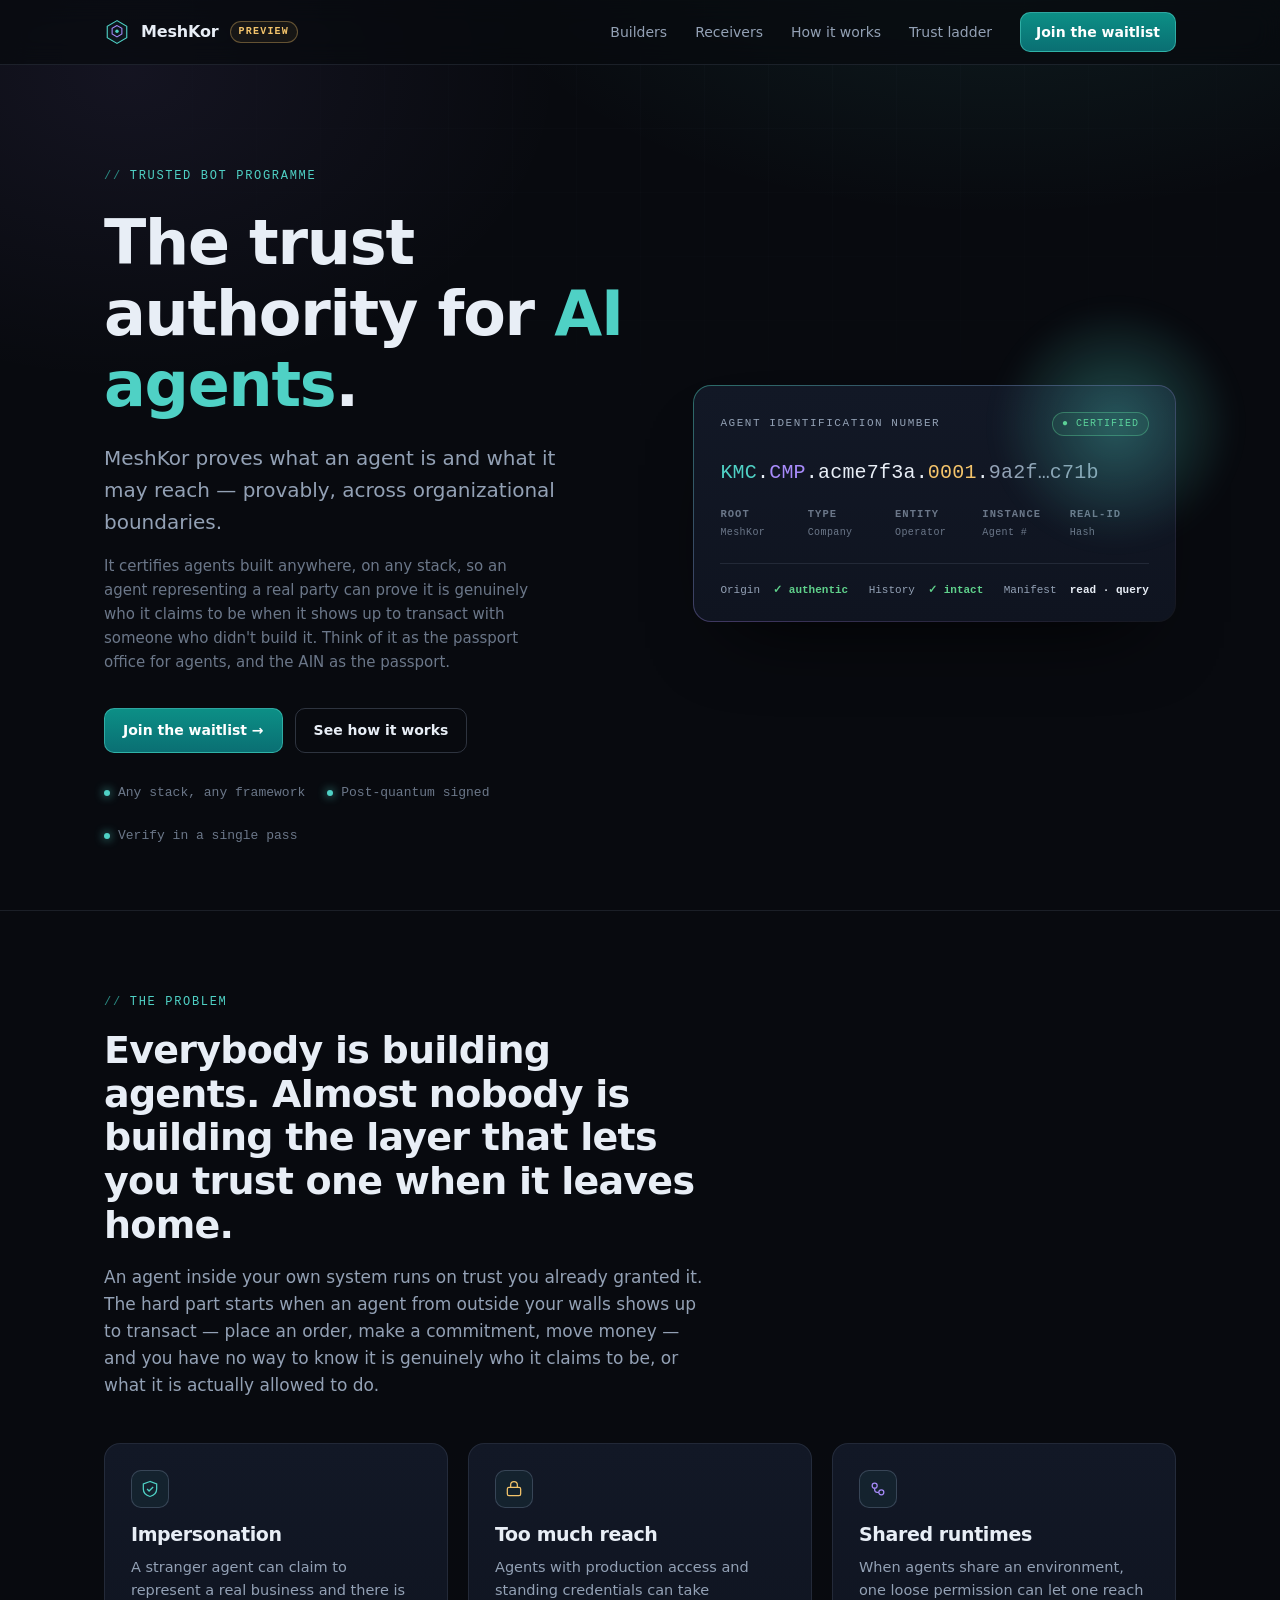
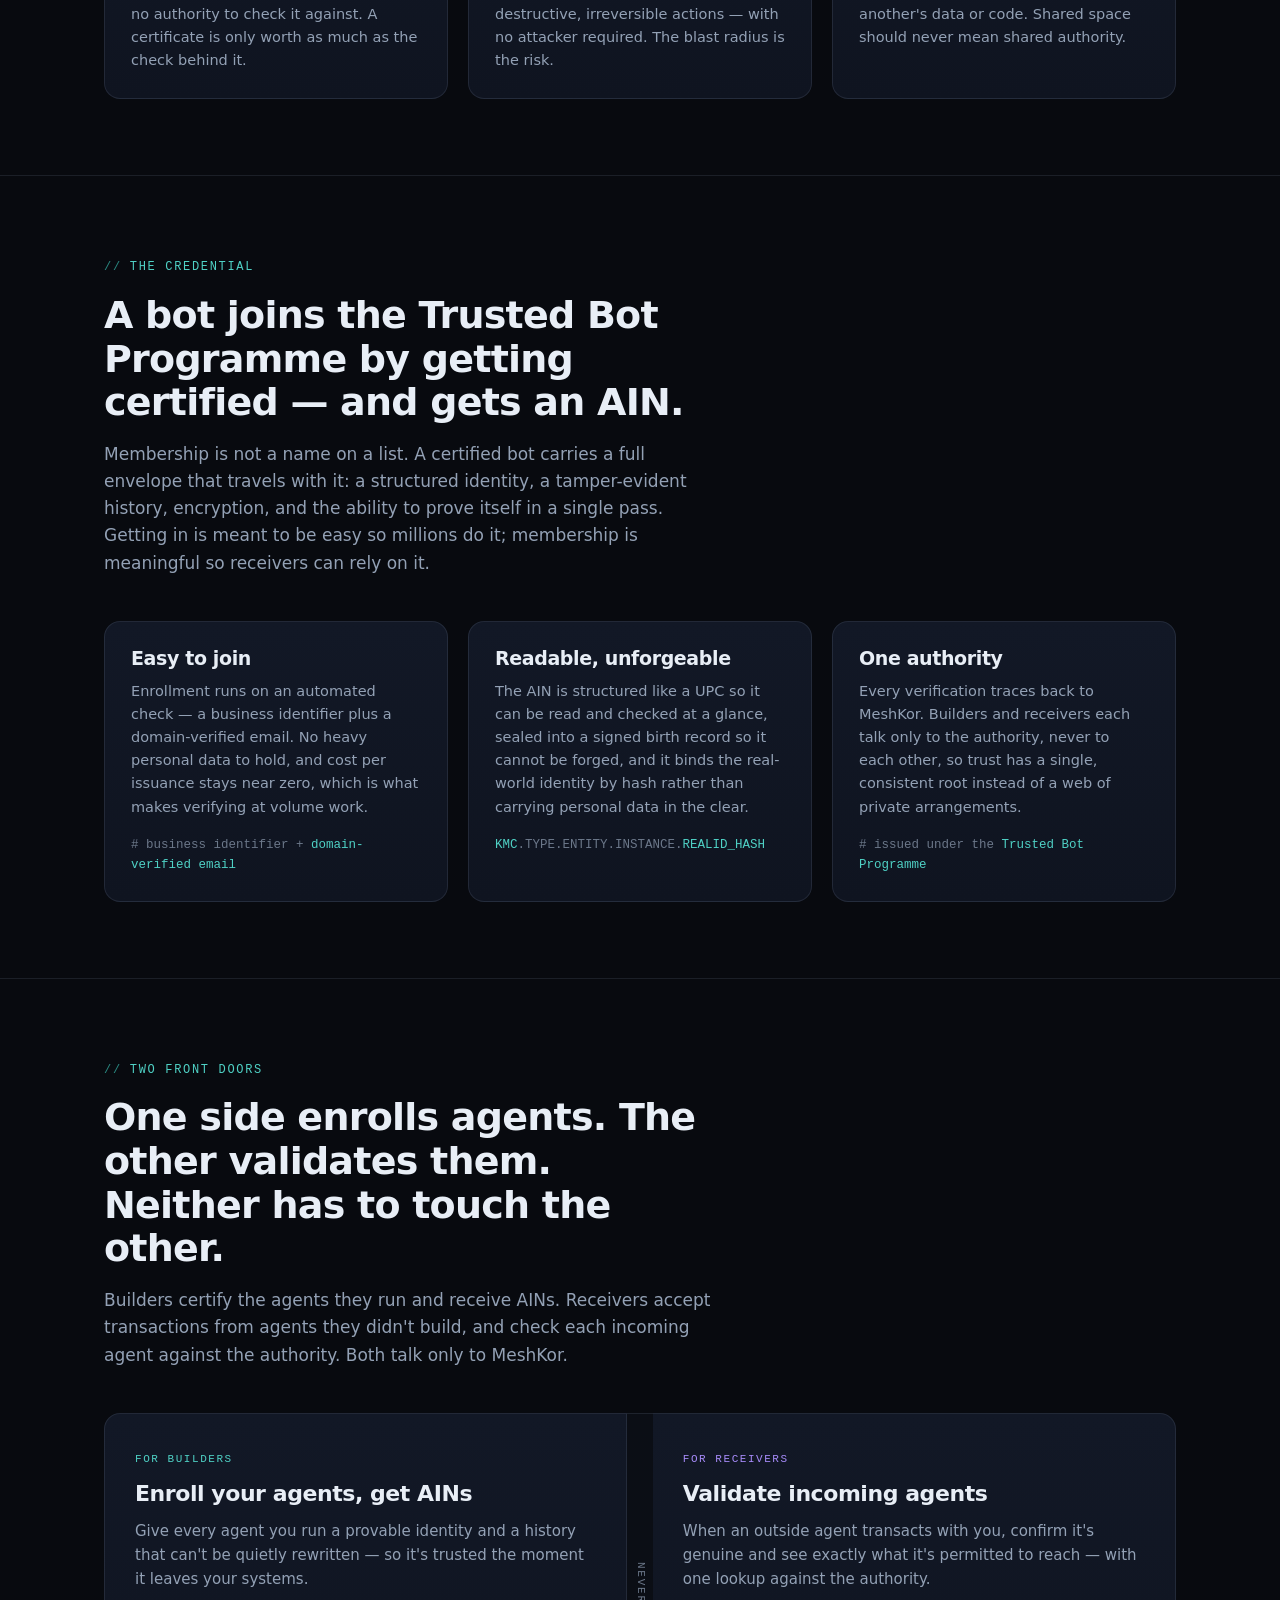
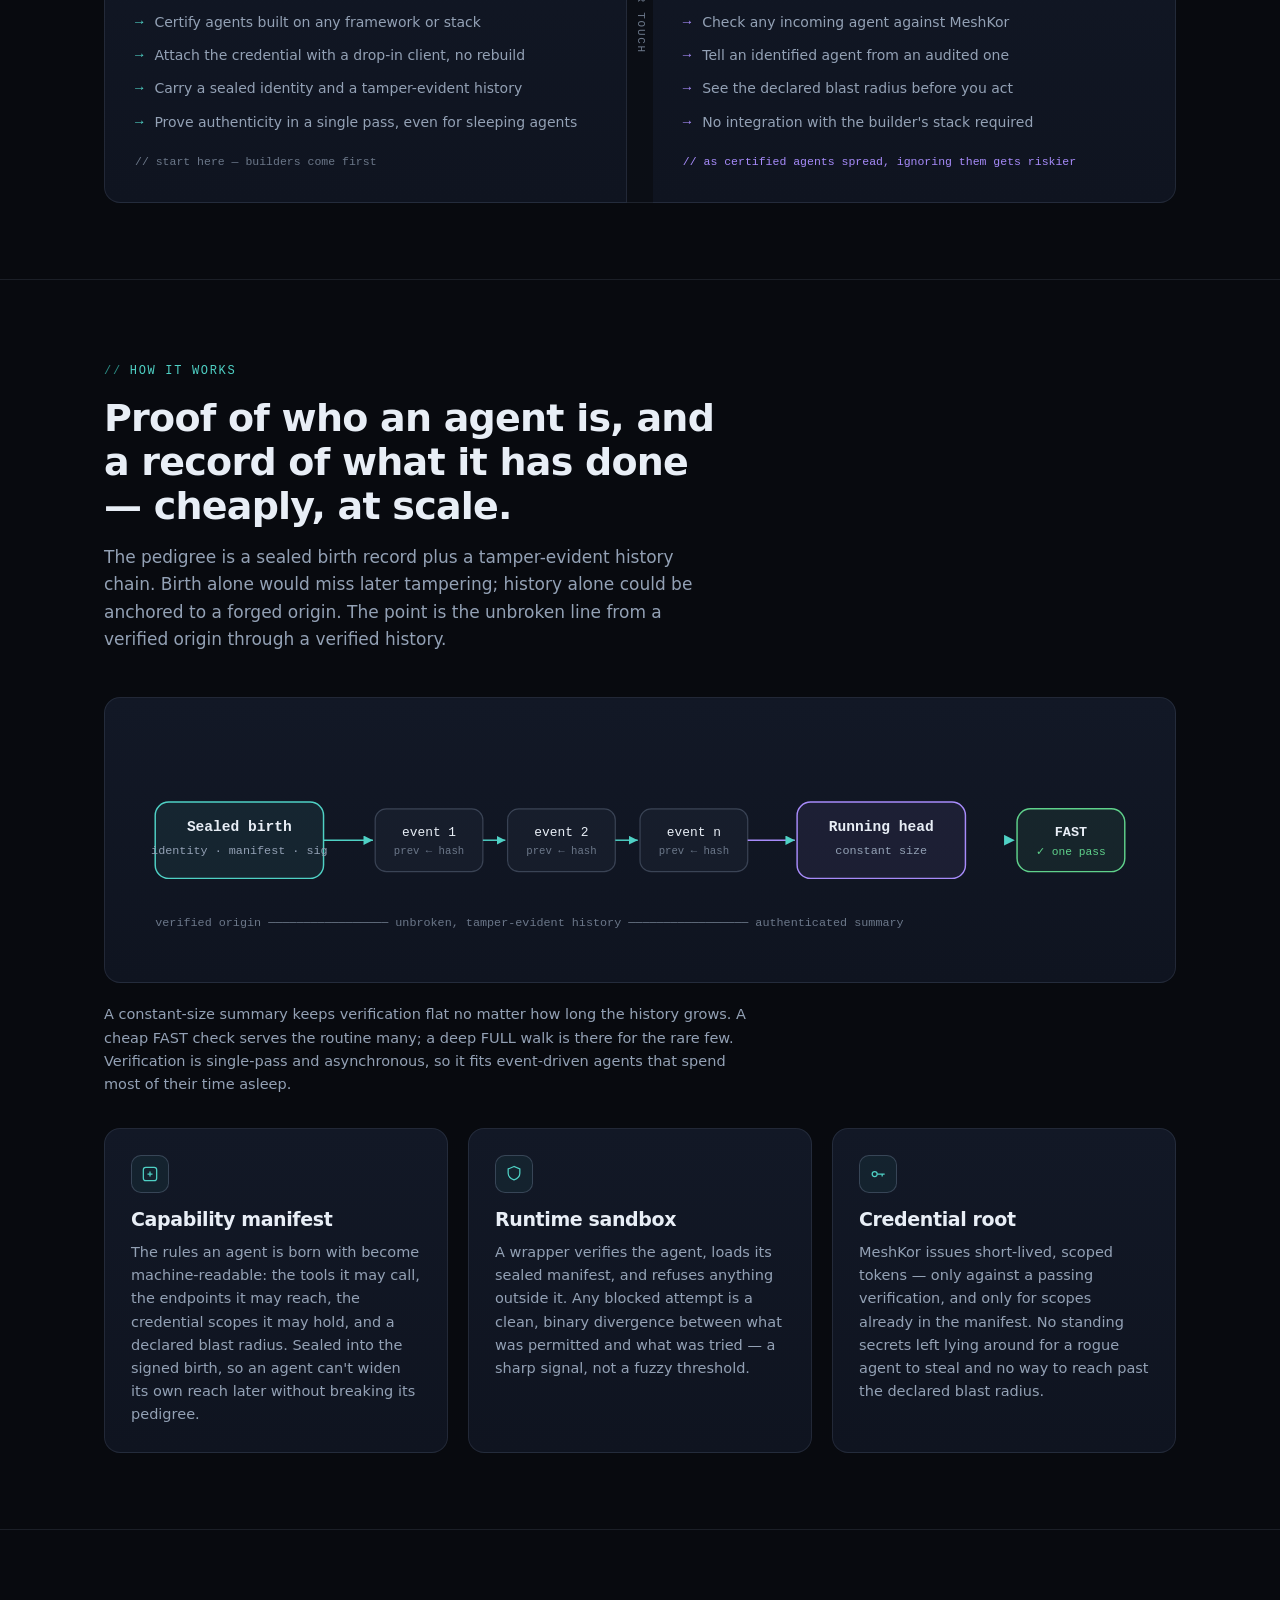
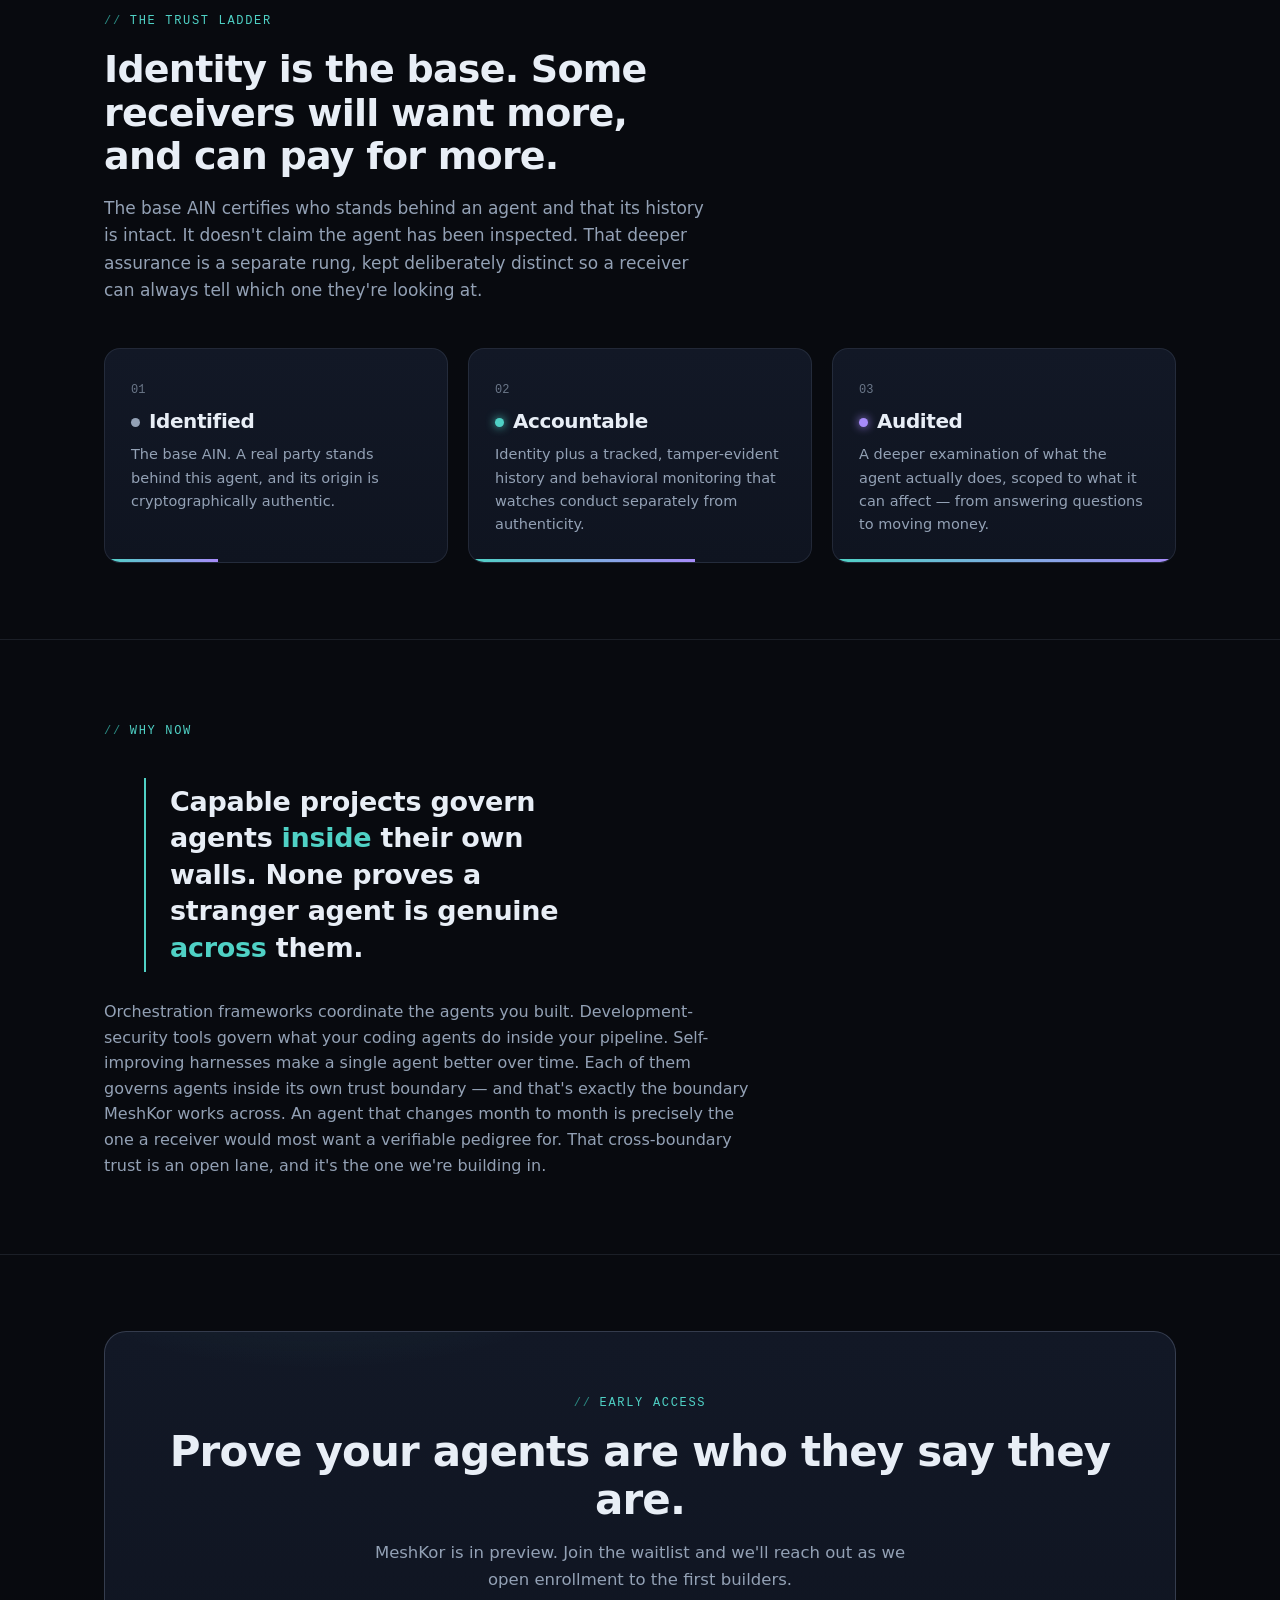
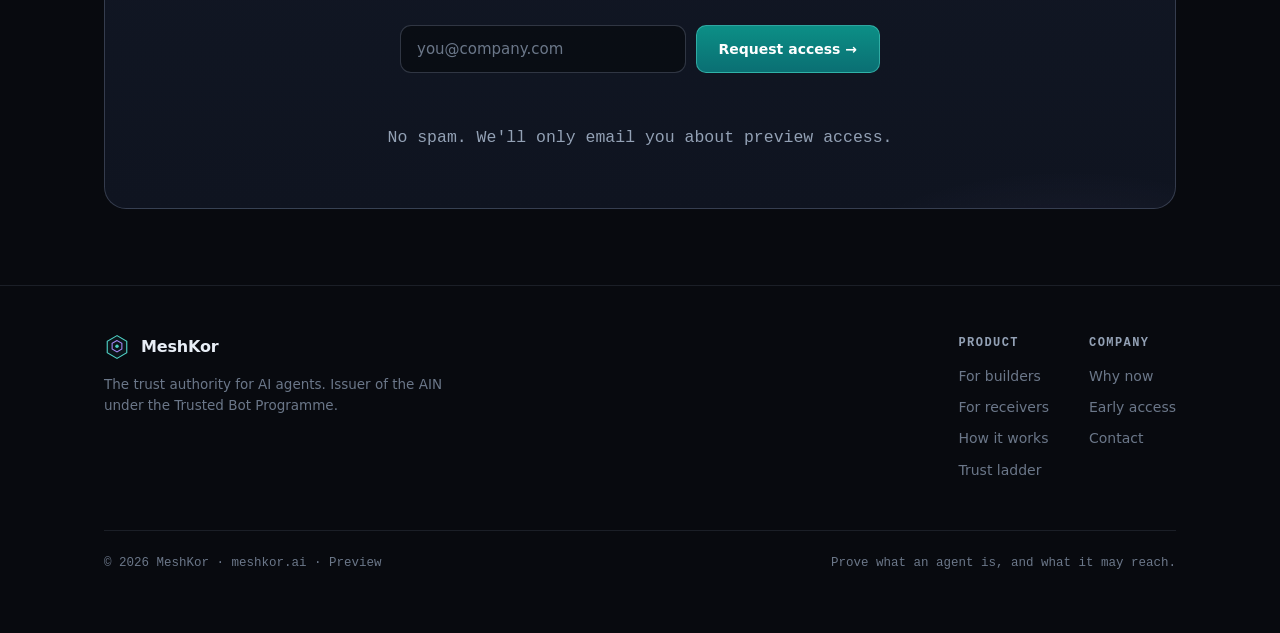
<file: index.html>
<!DOCTYPE html>
<html lang="en">
<head>
<meta charset="UTF-8" />
<meta name="viewport" content="width=device-width, initial-scale=1.0" />
<title>MeshKor — the trust authority for AI agents</title>
<meta name="description" content="MeshKor certifies AI agents built on any stack, so an agent can prove who it is and what it may reach — provably, across organizational boundaries. Issuer of the AIN under the Trusted Bot Programme." />
<!-- Preview: keep the page out of search results until launch. Remove this line when going live. -->
<meta name="robots" content="noindex, nofollow" />
<meta property="og:title" content="MeshKor — the trust authority for AI agents" />
<meta property="og:description" content="Prove what an agent is and what it may reach, provably, across organizational boundaries." />
<meta property="og:type" content="website" />
<meta property="og:url" content="https://meshkor.ai" />
<style>
  :root{
    --bg:#080a0f;
    --bg-2:#0b0e15;
    --panel:#0f1420;
    --panel-2:#121826;
    --line:rgba(146,163,190,0.14);
    --line-strong:rgba(146,163,190,0.28);
    --text:#e8eef6;
    --muted:#93a1b5;
    --muted-2:#6b7789;
    --teal:#4fd1c5;
    --teal-dim:#2b8a82;
    --violet:#a78bfa;
    --amber:#f4c46b;
    --green:#5fd18b;
    --red:#f2708b;
    --mono:ui-monospace,"SF Mono","JetBrains Mono","Cascadia Code",Menlo,Consolas,monospace;
    --sans:"Inter",ui-sans-serif,system-ui,-apple-system,"Segoe UI",Roboto,Helvetica,Arial,sans-serif;
    --maxw:1120px;
  }
  *{box-sizing:border-box}
  html{scroll-behavior:smooth}
  body{
    margin:0;background:var(--bg);color:var(--text);
    font-family:var(--sans);line-height:1.6;
    -webkit-font-smoothing:antialiased;text-rendering:optimizeLegibility;
    overflow-x:hidden;
  }
  a{color:inherit;text-decoration:none}
  ::selection{background:rgba(79,209,197,0.28)}
  h1,h2,h3{line-height:1.15;letter-spacing:-0.02em;margin:0}
  p{margin:0}
  .wrap{max-width:var(--maxw);margin:0 auto;padding:0 24px}
  .mono{font-family:var(--mono)}
  .label{
    font-family:var(--mono);font-size:12px;letter-spacing:0.14em;text-transform:uppercase;
    color:var(--teal);display:inline-flex;align-items:center;gap:8px;
  }
  .label::before{content:"//";color:var(--teal-dim)}
  .muted{color:var(--muted)}

  /* background field */
  .field{position:fixed;inset:0;z-index:0;pointer-events:none;
    background:
      radial-gradient(900px 480px at 78% -8%, rgba(79,209,197,0.10), transparent 60%),
      radial-gradient(700px 500px at 10% 8%, rgba(167,139,250,0.08), transparent 62%),
      linear-gradient(var(--bg),var(--bg));
  }
  .field::after{content:"";position:absolute;inset:0;opacity:0.5;
    background-image:
      linear-gradient(rgba(146,163,190,0.05) 1px,transparent 1px),
      linear-gradient(90deg,rgba(146,163,190,0.05) 1px,transparent 1px);
    background-size:64px 64px;
    mask-image:radial-gradient(1200px 700px at 60% 0%,#000 0%,transparent 75%);
    -webkit-mask-image:radial-gradient(1200px 700px at 60% 0%,#000 0%,transparent 75%);
  }
  main,header,footer{position:relative;z-index:1}

  /* nav */
  header{position:sticky;top:0;z-index:50;
    backdrop-filter:blur(12px);background:rgba(8,10,15,0.72);
    border-bottom:1px solid var(--line);
  }
  .nav{display:flex;align-items:center;justify-content:space-between;height:64px}
  .brand{display:flex;align-items:center;gap:11px;font-weight:650;letter-spacing:-0.01em}
  .brand .logo{width:26px;height:26px;display:block}
  .brand .pill{font-family:var(--mono);font-size:10px;letter-spacing:0.12em;text-transform:uppercase;
    color:var(--amber);border:1px solid rgba(244,196,107,0.35);border-radius:999px;padding:2px 8px;
    background:rgba(244,196,107,0.06)}
  .nav-links{display:flex;align-items:center;gap:28px}
  .nav-links a{font-size:14px;color:var(--muted);transition:color .15s}
  .nav-links a:hover{color:var(--text)}
  /* the CTA is an <a> inside .nav-links, so it needs to out-specify the muted link color */
  .nav-links a.btn-primary,.nav-links a.btn-primary:hover{color:#ffffff}
  .nav-links a.btn-ghost{color:var(--text)}
  .btn{
    display:inline-flex;align-items:center;gap:9px;font-family:var(--sans);font-size:14px;font-weight:600;
    padding:10px 18px;border-radius:10px;cursor:pointer;border:1px solid transparent;transition:.16s;white-space:nowrap;
  }
  .btn-primary{background:linear-gradient(180deg,#0c8f86,#0a6f73);color:#ffffff;border-color:rgba(79,209,197,0.55);font-weight:700}
  .btn-primary:hover{background:linear-gradient(180deg,#0fa89c,#0c8189);border-color:var(--teal);
    box-shadow:0 8px 30px -10px rgba(45,212,191,0.5)}
  .btn-ghost{background:transparent;color:var(--text);border-color:var(--line-strong)}
  .btn-ghost:hover{border-color:var(--teal);color:var(--teal)}
  .nav .btn{padding:8px 15px}
  @media(max-width:820px){.nav-links a:not(.btn){display:none}}

  /* hero */
  .hero{padding:96px 0 64px}
  .hero-grid{display:grid;grid-template-columns:1.05fr 0.95fr;gap:56px;align-items:center}
  .hero h1{font-size:clamp(38px,6vw,62px);font-weight:680;margin-top:20px}
  .hero h1 .accent{color:var(--teal)}
  .hero .lede{font-size:clamp(17px,2.1vw,20px);color:var(--muted);max-width:38ch;margin-top:22px}
  .hero .sub{margin-top:16px;color:var(--muted-2);max-width:46ch;font-size:15px}
  .hero-cta{display:flex;gap:12px;margin-top:34px;flex-wrap:wrap}
  .trustline{margin-top:30px;display:flex;gap:22px;flex-wrap:wrap;color:var(--muted-2);font-size:13px;font-family:var(--mono)}
  .trustline span{display:inline-flex;align-items:center;gap:8px}
  .dot{width:6px;height:6px;border-radius:50%;background:var(--teal);box-shadow:0 0 10px var(--teal)}
  @media(max-width:900px){.hero-grid{grid-template-columns:1fr;gap:40px}.hero{padding:64px 0 48px}}

  /* AIN credential card */
  .cred{position:relative;border-radius:18px;padding:1px;background:linear-gradient(150deg,rgba(79,209,197,0.5),rgba(167,139,250,0.35),rgba(146,163,190,0.08));
    box-shadow:0 40px 80px -40px rgba(0,0,0,0.9);}
  .cred-inner{background:linear-gradient(180deg,var(--panel-2),var(--panel));border-radius:17px;padding:26px 26px 22px;overflow:hidden}
  .cred-glow{position:absolute;width:240px;height:240px;right:-60px;top:-80px;border-radius:50%;
    background:radial-gradient(closest-side,rgba(79,209,197,0.35),transparent);filter:blur(10px);pointer-events:none}
  .cred-head{display:flex;justify-content:space-between;align-items:center;margin-bottom:22px}
  .cred-head .who{font-family:var(--mono);font-size:11px;letter-spacing:0.14em;text-transform:uppercase;color:var(--muted)}
  .chip{font-family:var(--mono);font-size:10px;letter-spacing:0.1em;text-transform:uppercase;color:var(--green);
    border:1px solid rgba(95,209,139,0.4);border-radius:999px;padding:3px 9px;background:rgba(95,209,139,0.08)}
  .ain{font-family:var(--mono);font-size:clamp(15px,2.3vw,20px);letter-spacing:0.01em;word-break:break-all;line-height:1.5}
  .ain .k{color:var(--teal)}.ain .t{color:var(--violet)}.ain .e{color:var(--text)}.ain .i{color:var(--amber)}.ain .h{color:var(--muted)}
  .ain-legend{display:grid;grid-template-columns:repeat(5,1fr);gap:8px;margin-top:18px}
  .ain-legend div{font-family:var(--mono);font-size:10px;color:var(--muted-2);letter-spacing:0.04em}
  .ain-legend b{display:block;font-weight:600;font-size:10.5px;margin-bottom:2px;letter-spacing:0.1em;text-transform:uppercase}
  .cred-foot{margin-top:22px;padding-top:18px;border-top:1px solid var(--line);display:flex;justify-content:space-between;gap:12px;flex-wrap:wrap}
  .cred-foot .stat{font-family:var(--mono);font-size:11px;color:var(--muted)}
  .cred-foot .stat b{color:var(--text);font-weight:600}
  .cred-foot .stat .ok{color:var(--green)}

  /* sections */
  section{padding:76px 0;border-top:1px solid var(--line)}
  .sec-head{max-width:60ch}
  .sec-head h2{font-size:clamp(26px,3.6vw,38px);font-weight:660;margin-top:16px}
  .sec-head p{color:var(--muted);margin-top:16px;font-size:17px}

  .cards{display:grid;gap:20px;margin-top:44px}
  .cards.two{grid-template-columns:1fr 1fr}
  .cards.three{grid-template-columns:repeat(3,1fr)}
  @media(max-width:860px){.cards.two,.cards.three{grid-template-columns:1fr}}
  .card{background:linear-gradient(180deg,var(--panel-2),var(--panel));border:1px solid var(--line);border-radius:16px;padding:26px;transition:.18s}
  .card:hover{border-color:var(--line-strong);transform:translateY(-2px)}
  .card .ico{width:38px;height:38px;border-radius:10px;display:flex;align-items:center;justify-content:center;
    border:1px solid var(--line-strong);background:rgba(79,209,197,0.06);margin-bottom:16px}
  .card h3{font-size:19px;font-weight:620}
  .card p{color:var(--muted);margin-top:10px;font-size:14.5px}
  .card .kv{margin-top:16px;font-family:var(--mono);font-size:12.5px;color:var(--muted-2)}
  .card .kv span{color:var(--teal)}

  /* two-door split */
  .doors{display:grid;grid-template-columns:1fr auto 1fr;gap:0;margin-top:44px;align-items:stretch}
  .door{background:linear-gradient(180deg,var(--panel-2),var(--panel));border:1px solid var(--line);padding:30px}
  .door:first-child{border-radius:16px 0 0 16px}
  .door:last-child{border-radius:0 16px 16px 0;border-left:none}
  .door .tag{font-family:var(--mono);font-size:11px;letter-spacing:0.14em;text-transform:uppercase}
  .door.build .tag{color:var(--teal)}
  .door.recv .tag{color:var(--violet)}
  .door h3{font-size:22px;margin-top:12px;font-weight:640}
  .door p{color:var(--muted);margin-top:12px;font-size:15px}
  .door ul{list-style:none;padding:0;margin:20px 0 0;display:flex;flex-direction:column;gap:11px}
  .door li{font-size:14px;color:var(--muted);display:flex;gap:11px;align-items:flex-start}
  .door li::before{content:"→";color:var(--teal);font-family:var(--mono);flex:none}
  .door.recv li::before{color:var(--violet)}
  .door .seq{margin-top:20px;font-family:var(--mono);font-size:11.5px;color:var(--muted-2)}
  .doors .divider{display:flex;align-items:center;justify-content:center;padding:0 4px;
    border-top:1px solid var(--line);border-bottom:1px solid var(--line);background:var(--bg-2)}
  .doors .divider span{font-family:var(--mono);font-size:11px;color:var(--muted-2);writing-mode:vertical-rl;text-orientation:mixed;
    letter-spacing:0.16em;text-transform:uppercase;padding:20px 0}
  @media(max-width:860px){.doors{grid-template-columns:1fr}.door:first-child{border-radius:16px 16px 0 0}
    .door:last-child{border-radius:0 0 16px 16px;border-left:1px solid var(--line);border-top:none}
    .doors .divider{border-left:1px solid var(--line);border-right:1px solid var(--line)}
    .doors .divider span{writing-mode:horizontal-tb;padding:10px 0}}

  /* how it works: pedigree diagram */
  .flow{margin-top:44px;background:linear-gradient(180deg,var(--panel-2),var(--panel));border:1px solid var(--line);border-radius:16px;padding:30px}
  .flow svg{width:100%;height:auto;display:block}
  .flow-note{margin-top:20px;color:var(--muted);font-size:14.5px;max-width:70ch}

  /* ladder */
  .ladder{display:grid;grid-template-columns:repeat(3,1fr);gap:20px;margin-top:44px}
  @media(max-width:860px){.ladder{grid-template-columns:1fr}}
  .rung{border:1px solid var(--line);border-radius:16px;padding:26px;position:relative;overflow:hidden;
    background:linear-gradient(180deg,var(--panel-2),var(--panel))}
  .rung .n{font-family:var(--mono);font-size:12px;color:var(--muted-2)}
  .rung h3{font-size:20px;margin-top:10px;font-weight:640}
  .rung h3 .b{width:9px;height:9px;border-radius:50%;display:inline-block;margin-right:9px;vertical-align:middle}
  .rung p{color:var(--muted);margin-top:10px;font-size:14.5px}
  .rung.r1 .b{background:var(--muted)}
  .rung.r2 .b{background:var(--teal);box-shadow:0 0 10px var(--teal)}
  .rung.r3 .b{background:var(--violet);box-shadow:0 0 10px var(--violet)}
  .rung .bar{position:absolute;left:0;bottom:0;height:3px;background:linear-gradient(90deg,var(--teal),var(--violet))}
  .rung.r1 .bar{width:33%}.rung.r2 .bar{width:66%}.rung.r3 .bar{width:100%}

  /* gap / quote */
  .gap-quote{margin-top:36px;border-left:2px solid var(--teal);padding:6px 0 6px 24px;
    font-size:clamp(20px,2.8vw,27px);font-weight:560;letter-spacing:-0.01em;line-height:1.35;max-width:24ch}
  .gap-quote .q{color:var(--teal)}
  .gap-body{color:var(--muted);margin-top:24px;font-size:16px;max-width:64ch}

  /* waitlist */
  .cta{border-top:1px solid var(--line)}
  .cta-box{background:
      radial-gradient(600px 300px at 20% -30%,rgba(79,209,197,0.14),transparent 60%),
      radial-gradient(500px 300px at 90% 130%,rgba(167,139,250,0.14),transparent 60%),
      linear-gradient(180deg,var(--panel-2),var(--panel));
    border:1px solid var(--line-strong);border-radius:22px;padding:clamp(32px,5vw,56px);text-align:center;position:relative;overflow:hidden}
  .cta-box h2{font-size:clamp(28px,4vw,42px);font-weight:680}
  .cta-box p{color:var(--muted);margin:16px auto 0;max-width:52ch;font-size:16.5px}
  form.wl{margin:32px auto 0;max-width:480px;display:flex;gap:10px}
  form.wl input{flex:1;background:rgba(8,10,15,0.7);border:1px solid var(--line-strong);border-radius:11px;
    padding:14px 16px;color:var(--text);font-family:var(--sans);font-size:15px;outline:none;transition:.15s}
  form.wl input:focus{border-color:var(--teal);box-shadow:0 0 0 3px rgba(79,209,197,0.14)}
  form.wl input::placeholder{color:var(--muted-2)}
  form.wl .btn-primary{padding:14px 22px}
  .wl-msg{margin-top:16px;font-size:14px;font-family:var(--mono);min-height:20px}
  .wl-msg.ok{color:var(--green)}.wl-msg.err{color:var(--red)}
  .cta-fine{margin-top:18px;font-size:12.5px;color:var(--muted-2);font-family:var(--mono)}
  @media(max-width:520px){form.wl{flex-direction:column}}

  /* footer */
  footer{border-top:1px solid var(--line);padding:48px 0 60px}
  .foot{display:flex;justify-content:space-between;align-items:flex-start;gap:30px;flex-wrap:wrap}
  .foot .brand{margin-bottom:14px}
  .foot p{color:var(--muted-2);font-size:13.5px;max-width:44ch}
  .foot-links{display:flex;gap:40px;flex-wrap:wrap}
  .foot-col b{font-size:12px;font-family:var(--mono);letter-spacing:0.12em;text-transform:uppercase;color:var(--muted);display:block;margin-bottom:12px}
  .foot-col a{display:block;color:var(--muted-2);font-size:14px;margin-bottom:9px;transition:.15s}
  .foot-col a:hover{color:var(--teal)}
  .foot-base{margin-top:40px;padding-top:22px;border-top:1px solid var(--line);display:flex;justify-content:space-between;gap:16px;flex-wrap:wrap;
    color:var(--muted-2);font-size:12.5px;font-family:var(--mono)}

  .reveal{opacity:0;transform:translateY(16px);transition:opacity .7s ease,transform .7s ease}
  .reveal.in{opacity:1;transform:none}
  @media(prefers-reduced-motion:reduce){.reveal{opacity:1;transform:none;transition:none}html{scroll-behavior:auto}}
</style>
</head>
<body>
<div class="field" aria-hidden="true"></div>

<header>
  <div class="wrap nav">
    <a class="brand" href="#top" aria-label="MeshKor home">
      <svg class="logo" viewBox="0 0 32 32" fill="none" aria-hidden="true">
        <path d="M16 2 4 9v14l12 7 12-7V9L16 2Z" stroke="#4fd1c5" stroke-width="1.4" fill="rgba(79,209,197,0.06)"/>
        <path d="M16 8 10 11.5v7L16 22l6-3.5v-7L16 8Z" stroke="#a78bfa" stroke-width="1.3" fill="none"/>
        <circle cx="16" cy="15" r="2.1" fill="#4fd1c5"/>
      </svg>
      <span>MeshKor</span>
      <span class="pill">Preview</span>
    </a>
    <nav class="nav-links">
      <a href="#builders">Builders</a>
      <a href="#receivers">Receivers</a>
      <a href="#how">How it works</a>
      <a href="#ladder">Trust ladder</a>
      <a class="btn btn-primary" href="#waitlist">Join the waitlist</a>
    </nav>
  </div>
</header>

<main id="top">
  <!-- HERO -->
  <section class="hero" style="border-top:none">
    <div class="wrap hero-grid">
      <div class="reveal in">
        <span class="label">Trusted Bot Programme</span>
        <h1>The trust authority for <span class="accent">AI agents</span>.</h1>
        <p class="lede">MeshKor proves what an agent is and what it may reach — provably, across organizational boundaries.</p>
        <p class="sub">It certifies agents built anywhere, on any stack, so an agent representing a real party can prove it is genuinely who it claims to be when it shows up to transact with someone who didn't build it. Think of it as the passport office for agents, and the AIN as the passport.</p>
        <div class="hero-cta">
          <a class="btn btn-primary" href="#waitlist">Join the waitlist →</a>
          <a class="btn btn-ghost" href="#how">See how it works</a>
        </div>
        <div class="trustline">
          <span><i class="dot"></i>Any stack, any framework</span>
          <span><i class="dot"></i>Post-quantum signed</span>
          <span><i class="dot"></i>Verify in a single pass</span>
        </div>
      </div>

      <div class="reveal in" style="transition-delay:.12s">
        <div class="cred">
          <div class="cred-inner">
            <div class="cred-glow" aria-hidden="true"></div>
            <div class="cred-head">
              <span class="who">Agent Identification Number</span>
              <span class="chip">● Certified</span>
            </div>
            <div class="ain">
              <span class="k">KMC</span>.<span class="t">CMP</span>.<span class="e">acme7f3a</span>.<span class="i">0001</span>.<span class="h">9a2f…c71b</span>
            </div>
            <div class="ain-legend">
              <div><b>Root</b>MeshKor</div>
              <div><b>Type</b>Company</div>
              <div><b>Entity</b>Operator</div>
              <div><b>Instance</b>Agent #</div>
              <div><b>Real-ID</b>Hash</div>
            </div>
            <div class="cred-foot">
              <span class="stat">Origin&nbsp; <b class="ok">✓ authentic</b></span>
              <span class="stat">History&nbsp; <b class="ok">✓ intact</b></span>
              <span class="stat">Manifest&nbsp; <b>read · query</b></span>
            </div>
          </div>
        </div>
      </div>
    </div>
  </section>

  <!-- PROBLEM -->
  <section id="problem">
    <div class="wrap">
      <div class="sec-head reveal">
        <span class="label">The problem</span>
        <h2>Everybody is building agents. Almost nobody is building the layer that lets you trust one when it leaves home.</h2>
        <p>An agent inside your own system runs on trust you already granted it. The hard part starts when an agent from outside your walls shows up to transact — place an order, make a commitment, move money — and you have no way to know it is genuinely who it claims to be, or what it is actually allowed to do.</p>
      </div>
      <div class="cards three">
        <div class="card reveal">
          <div class="ico" aria-hidden="true">
            <svg width="20" height="20" viewBox="0 0 24 24" fill="none"><path d="M12 3 4 6v6c0 4.5 3.2 7.7 8 9 4.8-1.3 8-4.5 8-9V6l-8-3Z" stroke="#4fd1c5" stroke-width="1.5"/><path d="m8.5 12 2.4 2.4L15.8 9.6" stroke="#4fd1c5" stroke-width="1.5"/></svg>
          </div>
          <h3>Impersonation</h3>
          <p>A stranger agent can claim to represent a real business and there is no authority to check it against. A certificate is only worth as much as the check behind it.</p>
        </div>
        <div class="card reveal" style="transition-delay:.06s">
          <div class="ico" aria-hidden="true">
            <svg width="20" height="20" viewBox="0 0 24 24" fill="none"><rect x="4" y="10" width="16" height="10" rx="2" stroke="#f4c46b" stroke-width="1.5"/><path d="M8 10V7a4 4 0 0 1 8 0v3" stroke="#f4c46b" stroke-width="1.5"/></svg>
          </div>
          <h3>Too much reach</h3>
          <p>Agents with production access and standing credentials can take destructive, irreversible actions — with no attacker required. The blast radius is the risk.</p>
        </div>
        <div class="card reveal" style="transition-delay:.12s">
          <div class="ico" aria-hidden="true">
            <svg width="20" height="20" viewBox="0 0 24 24" fill="none"><circle cx="8" cy="8" r="3" stroke="#a78bfa" stroke-width="1.5"/><circle cx="16" cy="16" r="3" stroke="#a78bfa" stroke-width="1.5"/><path d="M8 11v2a3 3 0 0 0 3 3h2" stroke="#a78bfa" stroke-width="1.5"/></svg>
          </div>
          <h3>Shared runtimes</h3>
          <p>When agents share an environment, one loose permission can let one reach another's data or code. Shared space should never mean shared authority.</p>
        </div>
      </div>
    </div>
  </section>

  <!-- WHAT IS AN AIN -->
  <section id="ain">
    <div class="wrap">
      <div class="sec-head reveal">
        <span class="label">The credential</span>
        <h2>A bot joins the Trusted Bot Programme by getting certified — and gets an AIN.</h2>
        <p>Membership is not a name on a list. A certified bot carries a full envelope that travels with it: a structured identity, a tamper-evident history, encryption, and the ability to prove itself in a single pass. Getting in is meant to be easy so millions do it; membership is meaningful so receivers can rely on it.</p>
      </div>
      <div class="cards three">
        <div class="card reveal">
          <h3>Easy to join</h3>
          <p>Enrollment runs on an automated check — a business identifier plus a domain-verified email. No heavy personal data to hold, and cost per issuance stays near zero, which is what makes verifying at volume work.</p>
          <div class="kv"># business identifier + <span>domain-verified email</span></div>
        </div>
        <div class="card reveal" style="transition-delay:.06s">
          <h3>Readable, unforgeable</h3>
          <p>The AIN is structured like a UPC so it can be read and checked at a glance, sealed into a signed birth record so it cannot be forged, and it binds the real-world identity by hash rather than carrying personal data in the clear.</p>
          <div class="kv"><span>KMC</span>.TYPE.ENTITY.INSTANCE.<span>REALID_HASH</span></div>
        </div>
        <div class="card reveal" style="transition-delay:.12s">
          <h3>One authority</h3>
          <p>Every verification traces back to MeshKor. Builders and receivers each talk only to the authority, never to each other, so trust has a single, consistent root instead of a web of private arrangements.</p>
          <div class="kv"># issued under the <span>Trusted Bot Programme</span></div>
        </div>
      </div>
    </div>
  </section>

  <!-- BUILDERS / RECEIVERS -->
  <section id="builders">
    <div class="wrap">
      <div class="sec-head reveal">
        <span class="label">Two front doors</span>
        <h2>One side enrolls agents. The other validates them. Neither has to touch the other.</h2>
        <p>Builders certify the agents they run and receive AINs. Receivers accept transactions from agents they didn't build, and check each incoming agent against the authority. Both talk only to MeshKor.</p>
      </div>
      <div class="doors">
        <div class="door build reveal" id="builders-card">
          <span class="tag">For builders</span>
          <h3>Enroll your agents, get AINs</h3>
          <p>Give every agent you run a provable identity and a history that can't be quietly rewritten — so it's trusted the moment it leaves your systems.</p>
          <ul>
            <li>Certify agents built on any framework or stack</li>
            <li>Attach the credential with a drop-in client, no rebuild</li>
            <li>Carry a sealed identity and a tamper-evident history</li>
            <li>Prove authenticity in a single pass, even for sleeping agents</li>
          </ul>
          <p class="seq">// start here — builders come first</p>
        </div>
        <div class="divider" aria-hidden="true"><span>never touch</span></div>
        <div class="door recv reveal" id="receivers-card" style="transition-delay:.08s">
          <span class="tag">For receivers</span>
          <h3>Validate incoming agents</h3>
          <p>When an outside agent transacts with you, confirm it's genuine and see exactly what it's permitted to reach — with one lookup against the authority.</p>
          <ul>
            <li>Check any incoming agent against MeshKor</li>
            <li>Tell an identified agent from an audited one</li>
            <li>See the declared blast radius before you act</li>
            <li>No integration with the builder's stack required</li>
          </ul>
          <p class="seq" style="color:var(--violet)">// as certified agents spread, ignoring them gets riskier</p>
        </div>
      </div>
    </div>
  </section>
  <span id="receivers"></span>

  <!-- HOW IT WORKS -->
  <section id="how">
    <div class="wrap">
      <div class="sec-head reveal">
        <span class="label">How it works</span>
        <h2>Proof of who an agent is, and a record of what it has done — cheaply, at scale.</h2>
        <p>The pedigree is a sealed birth record plus a tamper-evident history chain. Birth alone would miss later tampering; history alone could be anchored to a forged origin. The point is the unbroken line from a verified origin through a verified history.</p>
      </div>

      <div class="flow reveal">
        <svg viewBox="0 0 900 200" role="img" aria-label="Diagram: a sealed birth record links to a chain of history events, summarized by a constant-size running head that FAST verification checks in one pass.">
          <defs>
            <linearGradient id="lg" x1="0" y1="0" x2="1" y2="0">
              <stop offset="0" stop-color="#4fd1c5"/><stop offset="1" stop-color="#a78bfa"/>
            </linearGradient>
            <marker id="arw" markerWidth="9" markerHeight="9" refX="6" refY="3" orient="auto">
              <path d="M0 0 L6 3 L0 6 Z" fill="#4fd1c5"/>
            </marker>
          </defs>
          <!-- birth -->
          <rect x="18" y="66" width="150" height="68" rx="12" fill="rgba(79,209,197,0.08)" stroke="#4fd1c5" stroke-width="1.3"/>
          <text x="93" y="92" text-anchor="middle" fill="#e8eef6" font-family="ui-monospace,monospace" font-size="13" font-weight="600">Sealed birth</text>
          <text x="93" y="112" text-anchor="middle" fill="#93a1b5" font-family="ui-monospace,monospace" font-size="10.5">identity · manifest · sig</text>
          <line x1="168" y1="100" x2="212" y2="100" stroke="#4fd1c5" stroke-width="1.4" marker-end="url(#arw)"/>
          <!-- chain -->
          <g font-family="ui-monospace,monospace">
            <rect x="214" y="72" width="96" height="56" rx="10" fill="rgba(146,163,190,0.05)" stroke="rgba(146,163,190,0.3)" stroke-width="1.1"/>
            <text x="262" y="96" text-anchor="middle" fill="#e8eef6" font-size="11.5">event 1</text>
            <text x="262" y="112" text-anchor="middle" fill="#6b7789" font-size="9.5">prev ← hash</text>
            <line x1="310" y1="100" x2="330" y2="100" stroke="#4fd1c5" stroke-width="1.3" marker-end="url(#arw)"/>
            <rect x="332" y="72" width="96" height="56" rx="10" fill="rgba(146,163,190,0.05)" stroke="rgba(146,163,190,0.3)" stroke-width="1.1"/>
            <text x="380" y="96" text-anchor="middle" fill="#e8eef6" font-size="11.5">event 2</text>
            <text x="380" y="112" text-anchor="middle" fill="#6b7789" font-size="9.5">prev ← hash</text>
            <line x1="428" y1="100" x2="448" y2="100" stroke="#4fd1c5" stroke-width="1.3" marker-end="url(#arw)"/>
            <rect x="450" y="72" width="96" height="56" rx="10" fill="rgba(146,163,190,0.05)" stroke="rgba(146,163,190,0.3)" stroke-width="1.1"/>
            <text x="498" y="96" text-anchor="middle" fill="#e8eef6" font-size="11.5">event n</text>
            <text x="498" y="112" text-anchor="middle" fill="#6b7789" font-size="9.5">prev ← hash</text>
          </g>
          <!-- head -->
          <line x1="546" y1="100" x2="588" y2="100" stroke="#a78bfa" stroke-width="1.4" marker-end="url(#arw)"/>
          <rect x="590" y="66" width="150" height="68" rx="12" fill="rgba(167,139,250,0.08)" stroke="#a78bfa" stroke-width="1.3"/>
          <text x="665" y="92" text-anchor="middle" fill="#e8eef6" font-family="ui-monospace,monospace" font-size="13" font-weight="600">Running head</text>
          <text x="665" y="112" text-anchor="middle" fill="#93a1b5" font-family="ui-monospace,monospace" font-size="10.5">constant size</text>
          <!-- fast check -->
          <line x1="740" y1="100" x2="784" y2="100" stroke="url(#lg)" stroke-width="1.6" marker-end="url(#arw)"/>
          <rect x="786" y="72" width="96" height="56" rx="12" fill="rgba(95,209,139,0.08)" stroke="#5fd18b" stroke-width="1.3"/>
          <text x="834" y="96" text-anchor="middle" fill="#e8eef6" font-family="ui-monospace,monospace" font-size="12" font-weight="600">FAST</text>
          <text x="834" y="113" text-anchor="middle" fill="#5fd18b" font-family="ui-monospace,monospace" font-size="10">✓ one pass</text>
          <text x="18" y="176" fill="#6b7789" font-family="ui-monospace,monospace" font-size="10.5">verified origin ───────────────── unbroken, tamper-evident history ───────────────── authenticated summary</text>
        </svg>
      </div>
      <p class="flow-note reveal">A constant-size summary keeps verification flat no matter how long the history grows. A cheap FAST check serves the routine many; a deep FULL walk is there for the rare few. Verification is single-pass and asynchronous, so it fits event-driven agents that spend most of their time asleep.</p>

      <div class="cards three" style="margin-top:32px">
        <div class="card reveal">
          <div class="ico" aria-hidden="true"><svg width="20" height="20" viewBox="0 0 24 24" fill="none"><rect x="4" y="4" width="16" height="16" rx="3" stroke="#4fd1c5" stroke-width="1.5"/><path d="M9 12h6M12 9v6" stroke="#4fd1c5" stroke-width="1.5"/></svg></div>
          <h3>Capability manifest</h3>
          <p>The rules an agent is born with become machine-readable: the tools it may call, the endpoints it may reach, the credential scopes it may hold, and a declared blast radius. Sealed into the signed birth, so an agent can't widen its own reach later without breaking its pedigree.</p>
        </div>
        <div class="card reveal" style="transition-delay:.06s">
          <div class="ico" aria-hidden="true"><svg width="20" height="20" viewBox="0 0 24 24" fill="none"><path d="M12 3 5 6v5c0 4 3 6.5 7 8 4-1.5 7-4 7-8V6l-7-3Z" stroke="#4fd1c5" stroke-width="1.5"/></svg></div>
          <h3>Runtime sandbox</h3>
          <p>A wrapper verifies the agent, loads its sealed manifest, and refuses anything outside it. Any blocked attempt is a clean, binary divergence between what was permitted and what was tried — a sharp signal, not a fuzzy threshold.</p>
        </div>
        <div class="card reveal" style="transition-delay:.12s">
          <div class="ico" aria-hidden="true"><svg width="20" height="20" viewBox="0 0 24 24" fill="none"><circle cx="8" cy="12" r="3" stroke="#4fd1c5" stroke-width="1.5"/><path d="M11 12h9M17 12v3" stroke="#4fd1c5" stroke-width="1.5"/></svg></div>
          <h3>Credential root</h3>
          <p>MeshKor issues short-lived, scoped tokens — only against a passing verification, and only for scopes already in the manifest. No standing secrets left lying around for a rogue agent to steal and no way to reach past the declared blast radius.</p>
        </div>
      </div>
    </div>
  </section>

  <!-- TRUST LADDER -->
  <section id="ladder">
    <div class="wrap">
      <div class="sec-head reveal">
        <span class="label">The trust ladder</span>
        <h2>Identity is the base. Some receivers will want more, and can pay for more.</h2>
        <p>The base AIN certifies who stands behind an agent and that its history is intact. It doesn't claim the agent has been inspected. That deeper assurance is a separate rung, kept deliberately distinct so a receiver can always tell which one they're looking at.</p>
      </div>
      <div class="ladder">
        <div class="rung r1 reveal">
          <span class="n">01</span>
          <h3><span class="b"></span>Identified</h3>
          <p>The base AIN. A real party stands behind this agent, and its origin is cryptographically authentic.</p>
          <div class="bar"></div>
        </div>
        <div class="rung r2 reveal" style="transition-delay:.06s">
          <span class="n">02</span>
          <h3><span class="b"></span>Accountable</h3>
          <p>Identity plus a tracked, tamper-evident history and behavioral monitoring that watches conduct separately from authenticity.</p>
          <div class="bar"></div>
        </div>
        <div class="rung r3 reveal" style="transition-delay:.12s">
          <span class="n">03</span>
          <h3><span class="b"></span>Audited</h3>
          <p>A deeper examination of what the agent actually does, scoped to what it can affect — from answering questions to moving money.</p>
          <div class="bar"></div>
        </div>
      </div>
    </div>
  </section>

  <!-- THE GAP -->
  <section id="gap">
    <div class="wrap">
      <span class="label reveal">Why now</span>
      <blockquote class="gap-quote reveal">Capable projects govern agents <span class="q">inside</span> their own walls. None proves a stranger agent is genuine <span class="q">across</span> them.</blockquote>
      <p class="gap-body reveal">Orchestration frameworks coordinate the agents you built. Development-security tools govern what your coding agents do inside your pipeline. Self-improving harnesses make a single agent better over time. Each of them governs agents inside its own trust boundary — and that's exactly the boundary MeshKor works across. An agent that changes month to month is precisely the one a receiver would most want a verifiable pedigree for. That cross-boundary trust is an open lane, and it's the one we're building in.</p>
    </div>
  </section>

  <!-- WAITLIST -->
  <section class="cta" id="waitlist">
    <div class="wrap">
      <div class="cta-box reveal">
        <span class="label" style="justify-content:center">Early access</span>
        <h2 style="margin-top:14px">Prove your agents are who they say they are.</h2>
        <p>MeshKor is in preview. Join the waitlist and we'll reach out as we open enrollment to the first builders.</p>
        <form class="wl" id="waitlist-form" data-endpoint="REPLACE_WITH_FORM_ENDPOINT" novalidate>
          <input type="email" id="wl-email" name="email" placeholder="you@company.com" autocomplete="email" aria-label="Work email" required />
          <button class="btn btn-primary" type="submit">Request access →</button>
        </form>
        <div class="wl-msg" id="wl-msg" role="status" aria-live="polite"></div>
        <p class="cta-fine">No spam. We'll only email you about preview access.</p>
      </div>
    </div>
  </section>
</main>

<footer>
  <div class="wrap">
    <div class="foot">
      <div>
        <a class="brand" href="#top">
          <svg class="logo" viewBox="0 0 32 32" fill="none" aria-hidden="true">
            <path d="M16 2 4 9v14l12 7 12-7V9L16 2Z" stroke="#4fd1c5" stroke-width="1.4" fill="rgba(79,209,197,0.06)"/>
            <path d="M16 8 10 11.5v7L16 22l6-3.5v-7L16 8Z" stroke="#a78bfa" stroke-width="1.3" fill="none"/>
            <circle cx="16" cy="15" r="2.1" fill="#4fd1c5"/>
          </svg>
          <span>MeshKor</span>
        </a>
        <p>The trust authority for AI agents. Issuer of the AIN under the Trusted Bot Programme.</p>
      </div>
      <div class="foot-links">
        <div class="foot-col">
          <b>Product</b>
          <a href="#builders">For builders</a>
          <a href="#receivers">For receivers</a>
          <a href="#how">How it works</a>
          <a href="#ladder">Trust ladder</a>
        </div>
        <div class="foot-col">
          <b>Company</b>
          <a href="#gap">Why now</a>
          <a href="#waitlist">Early access</a>
          <a href="mailto:hello@meshkor.ai">Contact</a>
        </div>
      </div>
    </div>
    <div class="foot-base">
      <span>© 2026 MeshKor · meshkor.ai · Preview</span>
      <span>Prove what an agent is, and what it may reach.</span>
    </div>
  </div>
</footer>

<script>
  // Scroll reveal
  (function(){
    var els = document.querySelectorAll('.reveal');
    if(!('IntersectionObserver' in window)){els.forEach(function(e){e.classList.add('in')});return;}
    var io = new IntersectionObserver(function(entries){
      entries.forEach(function(en){ if(en.isIntersecting){ en.target.classList.add('in'); io.unobserve(en.target);} });
    },{threshold:0.12, rootMargin:'0px 0px -8% 0px'});
    els.forEach(function(e){ if(!e.classList.contains('in')) io.observe(e); });
  })();

  // Waitlist capture.
  // To collect emails for real, set data-endpoint on the form to a POST URL
  // (e.g. a Formspree endpoint like https://formspree.io/f/xxxx). Until then it
  // validates and confirms client-side only — nothing is stored or sent.
  (function(){
    var form = document.getElementById('waitlist-form');
    var msg = document.getElementById('wl-msg');
    var input = document.getElementById('wl-email');
    function valid(v){ return /^[^\s@]+@[^\s@]+\.[^\s@]+$/.test(v); }
    form.addEventListener('submit', function(e){
      e.preventDefault();
      var email = input.value.trim();
      msg.className = 'wl-msg';
      if(!valid(email)){ msg.classList.add('err'); msg.textContent = '// please enter a valid email'; input.focus(); return; }
      var endpoint = form.getAttribute('data-endpoint') || '';
      var done = function(){ form.reset(); msg.classList.add('ok'); msg.textContent = "// you're on the list — we'll be in touch."; };
      if(endpoint && /^https?:\/\//.test(endpoint)){
        msg.classList.add('ok'); msg.textContent = '// sending…';
        fetch(endpoint, {method:'POST', headers:{'Accept':'application/json','Content-Type':'application/json'}, body: JSON.stringify({email: email})})
          .then(function(r){ if(r.ok){ done(); } else { msg.className='wl-msg err'; msg.textContent='// something went wrong — try again'; } })
          .catch(function(){ msg.className='wl-msg err'; msg.textContent='// network error — try again'; });
      } else {
        done(); // preview mode: confirm without a backend
      }
    });
  })();
</script>
</body>
</html>
</file>
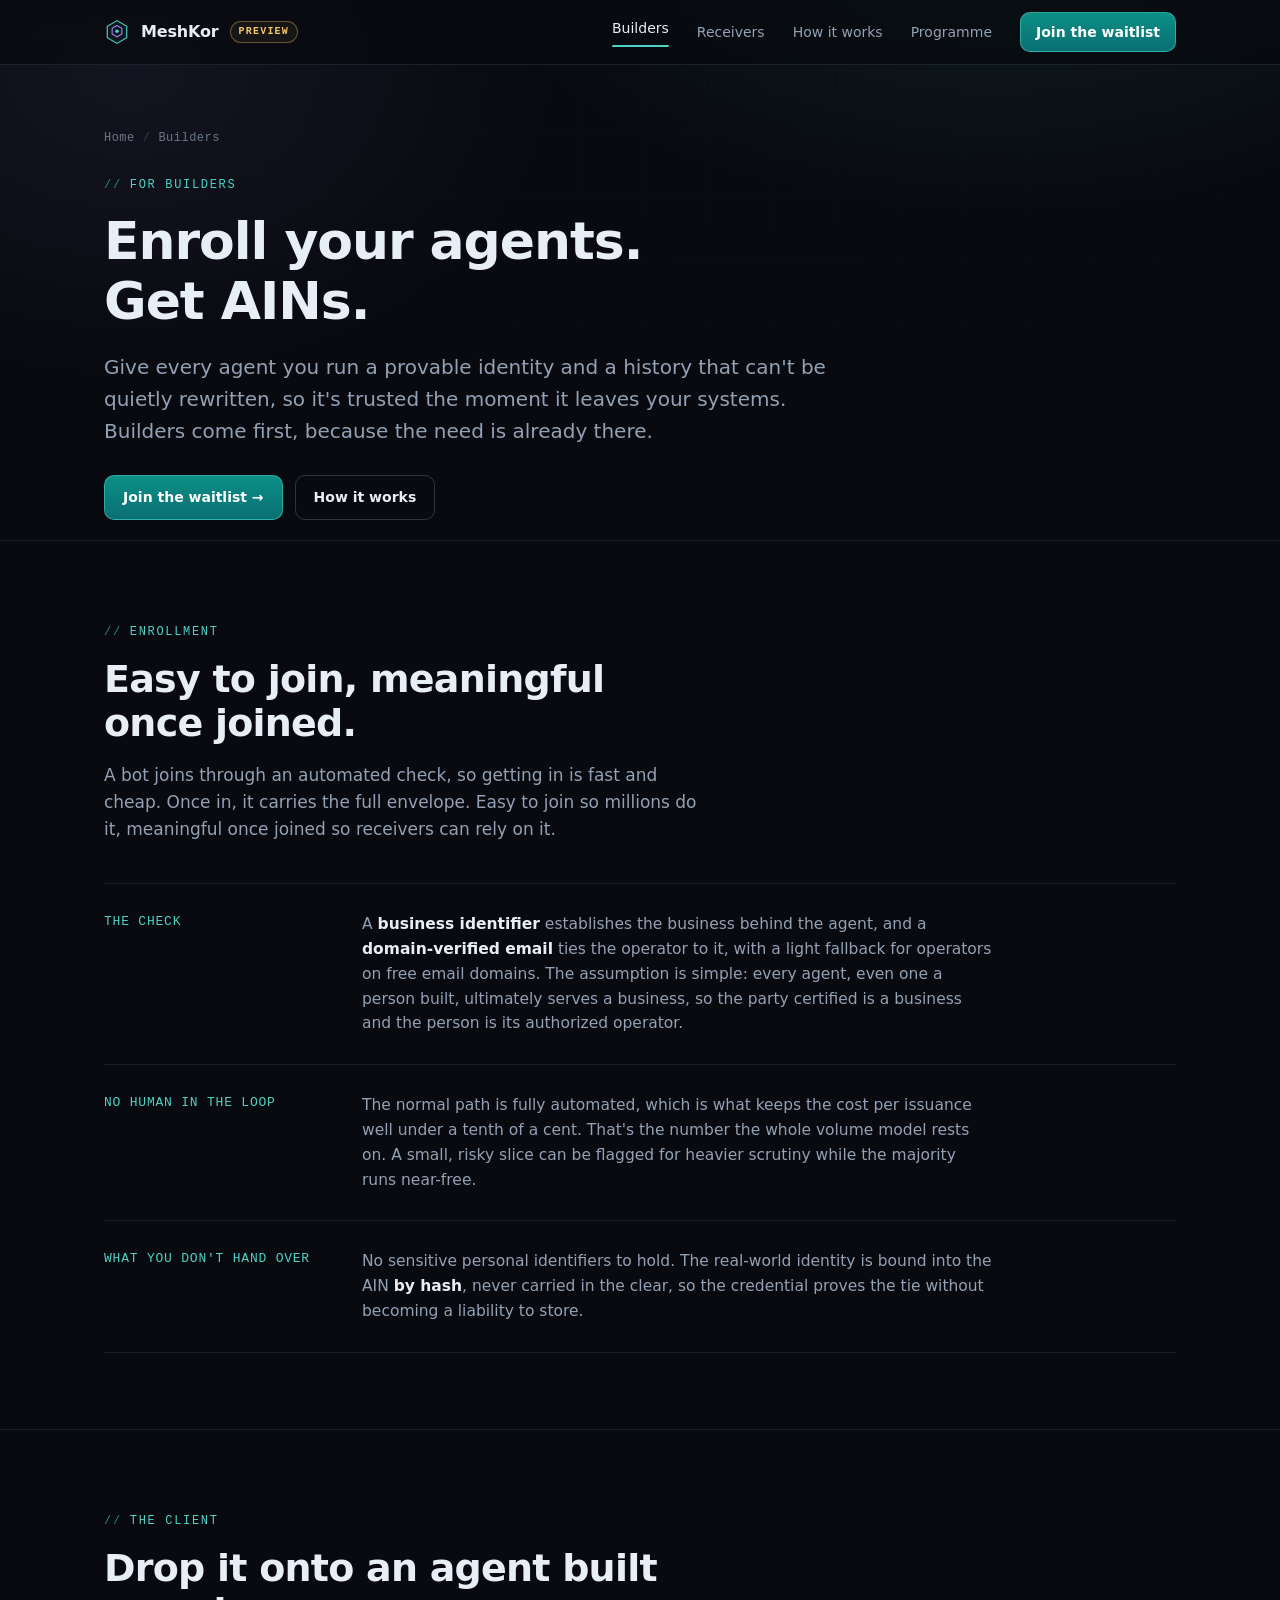
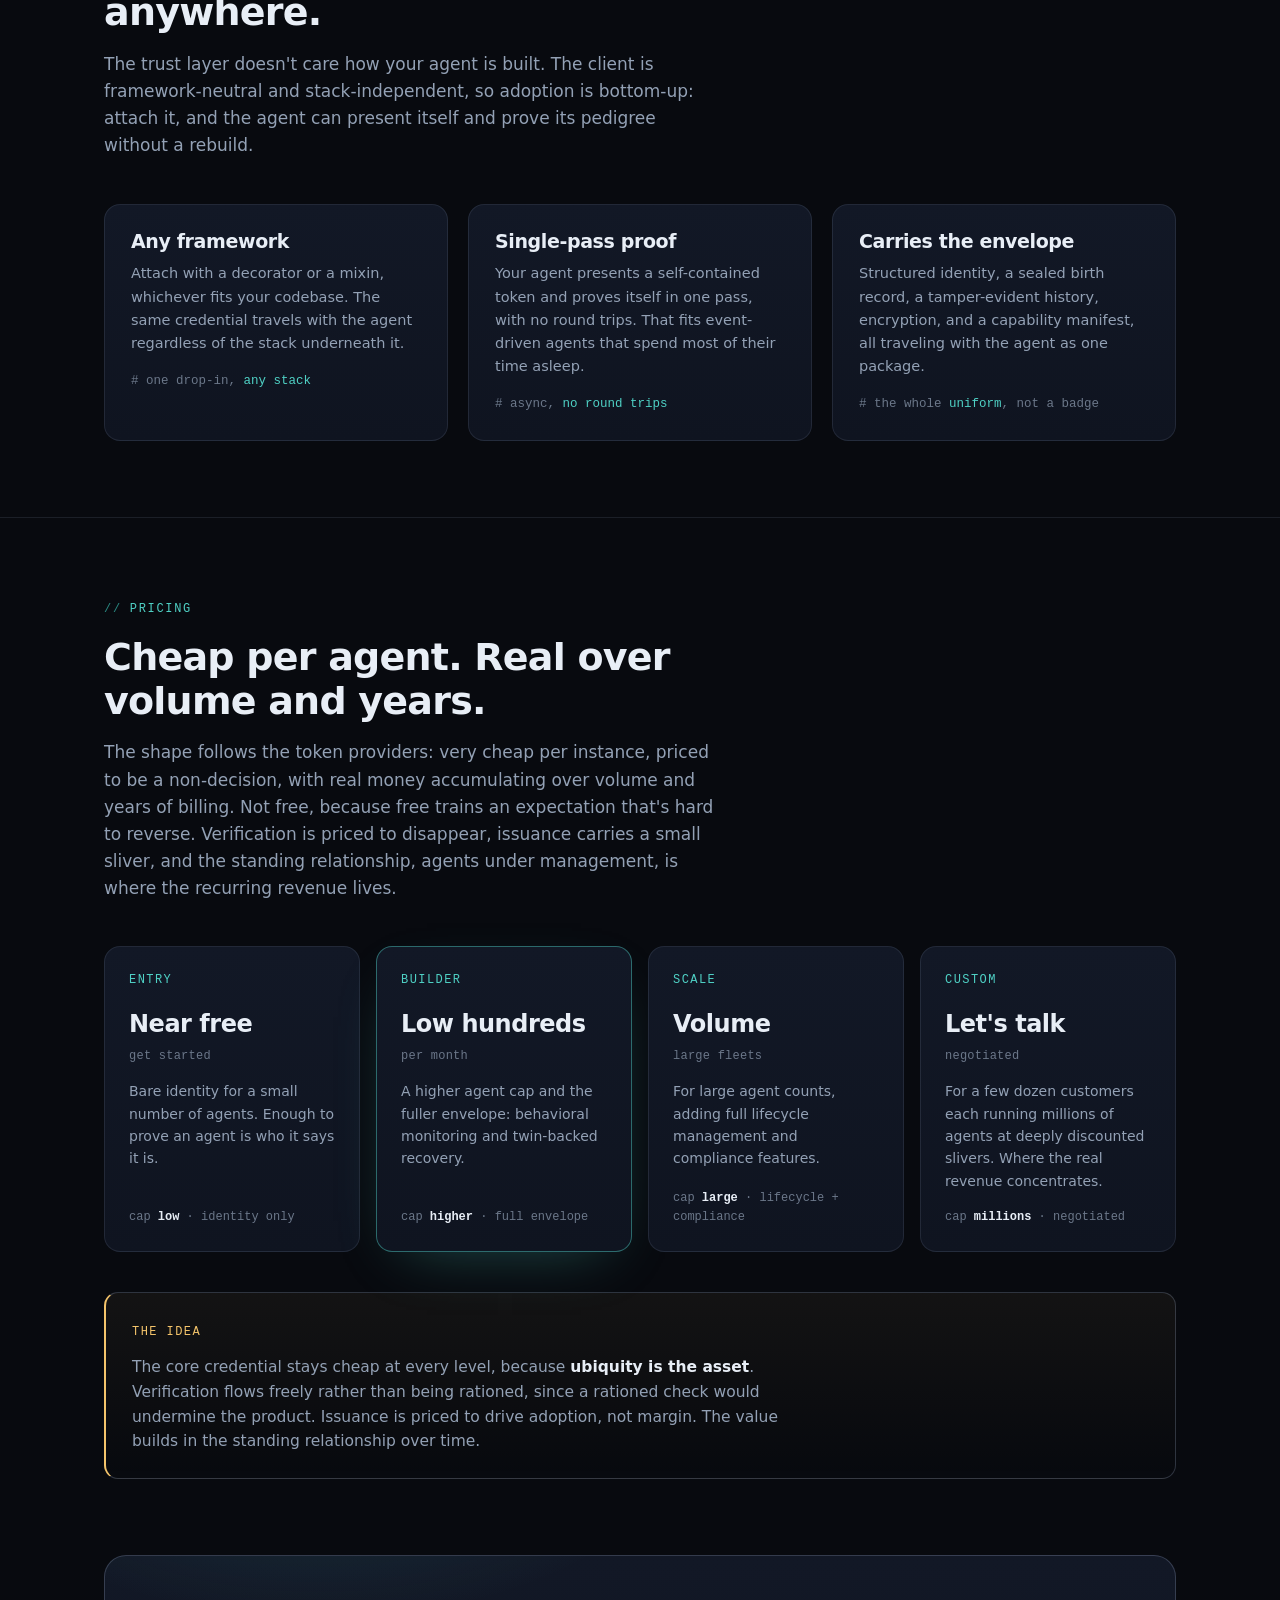
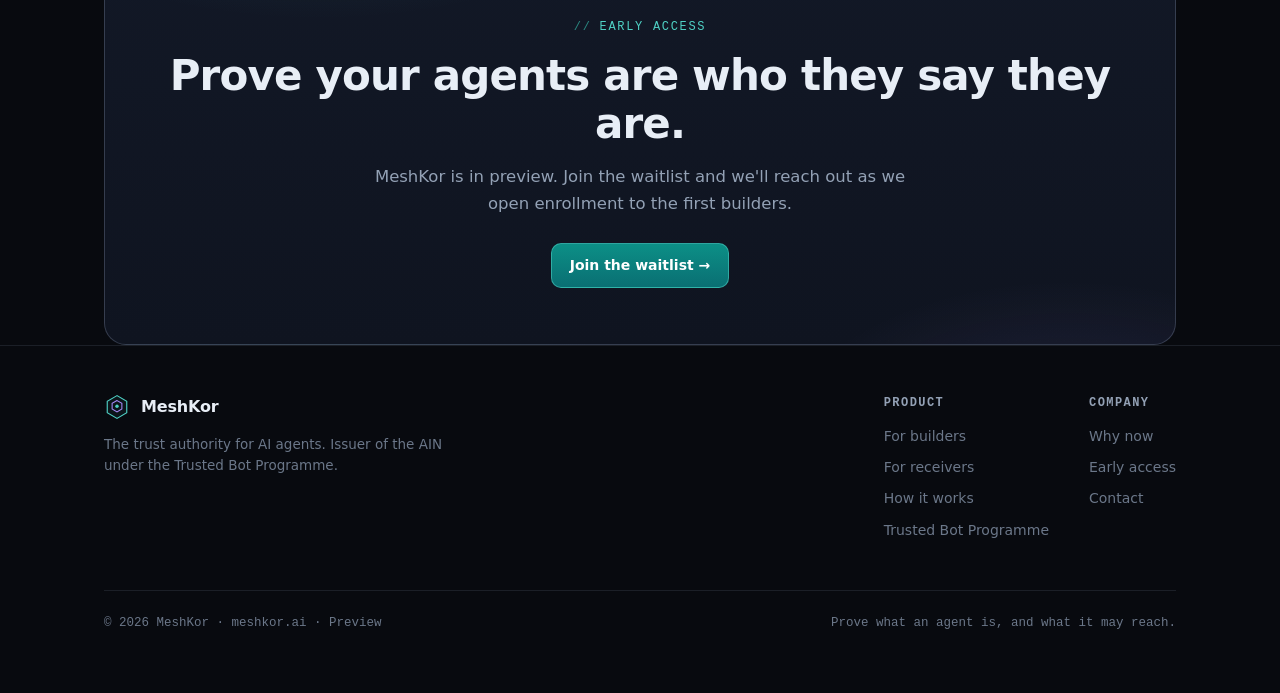
<file: builders.html>
<!DOCTYPE html>
<html lang="en">
<head>
<meta charset="UTF-8" />
<meta name="viewport" content="width=device-width, initial-scale=1.0" />
<title>MeshKor for builders — enroll your agents, get AINs</title>
<meta name="description" content="Give every agent you run a provable identity and a tamper-evident history. Enroll on any stack, attach a drop-in client, and get an AIN under the Trusted Bot Programme." />
<meta name="robots" content="noindex, nofollow" />
<meta property="og:title" content="MeshKor for builders — enroll your agents, get AINs" />
<meta property="og:description" content="Give every agent you run a provable identity and a tamper-evident history. Enroll on any stack, attach a drop-in client, and get an AIN under the Trusted Bot Programme." />
<meta property="og:type" content="website" />
<meta property="og:url" content="https://meshkor.ai/builders.html" />
<style>
  :root{
    --bg:#080a0f;
    --bg-2:#0b0e15;
    --panel:#0f1420;
    --panel-2:#121826;
    --line:rgba(146,163,190,0.14);
    --line-strong:rgba(146,163,190,0.28);
    --text:#e8eef6;
    --muted:#93a1b5;
    --muted-2:#6b7789;
    --teal:#4fd1c5;
    --teal-dim:#2b8a82;
    --violet:#a78bfa;
    --amber:#f4c46b;
    --green:#5fd18b;
    --red:#f2708b;
    --mono:ui-monospace,"SF Mono","JetBrains Mono","Cascadia Code",Menlo,Consolas,monospace;
    --sans:"Inter",ui-sans-serif,system-ui,-apple-system,"Segoe UI",Roboto,Helvetica,Arial,sans-serif;
    --maxw:1120px;
  }
  *{box-sizing:border-box}
  html{scroll-behavior:smooth}
  body{
    margin:0;background:var(--bg);color:var(--text);
    font-family:var(--sans);line-height:1.6;
    -webkit-font-smoothing:antialiased;text-rendering:optimizeLegibility;
    overflow-x:hidden;
  }
  a{color:inherit;text-decoration:none}
  ::selection{background:rgba(79,209,197,0.28)}
  h1,h2,h3{line-height:1.15;letter-spacing:-0.02em;margin:0}
  p{margin:0}
  .wrap{max-width:var(--maxw);margin:0 auto;padding:0 24px}
  .mono{font-family:var(--mono)}
  .label{
    font-family:var(--mono);font-size:12px;letter-spacing:0.14em;text-transform:uppercase;
    color:var(--teal);display:inline-flex;align-items:center;gap:8px;
  }
  .label::before{content:"//";color:var(--teal-dim)}
  .muted{color:var(--muted)}

  /* background field */
  .field{position:fixed;inset:0;z-index:0;pointer-events:none;
    background:
      radial-gradient(900px 480px at 78% -8%, rgba(79,209,197,0.10), transparent 60%),
      radial-gradient(700px 500px at 10% 8%, rgba(167,139,250,0.08), transparent 62%),
      linear-gradient(var(--bg),var(--bg));
  }
  .field::after{content:"";position:absolute;inset:0;opacity:0.5;
    background-image:
      linear-gradient(rgba(146,163,190,0.05) 1px,transparent 1px),
      linear-gradient(90deg,rgba(146,163,190,0.05) 1px,transparent 1px);
    background-size:64px 64px;
    mask-image:radial-gradient(1200px 700px at 60% 0%,#000 0%,transparent 75%);
    -webkit-mask-image:radial-gradient(1200px 700px at 60% 0%,#000 0%,transparent 75%);
  }
  main,header,footer{position:relative;z-index:1}

  /* nav */
  header{position:sticky;top:0;z-index:50;
    backdrop-filter:blur(12px);background:rgba(8,10,15,0.72);
    border-bottom:1px solid var(--line);
  }
  .nav{display:flex;align-items:center;justify-content:space-between;height:64px}
  .brand{display:flex;align-items:center;gap:11px;font-weight:650;letter-spacing:-0.01em}
  .brand .logo{width:26px;height:26px;display:block}
  .brand .pill{font-family:var(--mono);font-size:10px;letter-spacing:0.12em;text-transform:uppercase;
    color:var(--amber);border:1px solid rgba(244,196,107,0.35);border-radius:999px;padding:2px 8px;
    background:rgba(244,196,107,0.06)}
  .nav-links{display:flex;align-items:center;gap:28px}
  .nav-links a{font-size:14px;color:var(--muted);transition:color .15s}
  .nav-links a:hover{color:var(--text)}
  /* the CTA is an <a> inside .nav-links, so it needs to out-specify the muted link color */
  .nav-links a.btn-primary,.nav-links a.btn-primary:hover{color:#ffffff}
  .nav-links a.btn-ghost{color:var(--text)}
  .nav-links a.active{color:var(--text)}
  .nav-links a.active::after{content:"";display:block;height:2px;margin-top:5px;border-radius:2px;background:var(--teal)}
  .btn{
    display:inline-flex;align-items:center;gap:9px;font-family:var(--sans);font-size:14px;font-weight:600;
    padding:10px 18px;border-radius:10px;cursor:pointer;border:1px solid transparent;transition:.16s;white-space:nowrap;
  }
  .btn-primary{background:linear-gradient(180deg,#0c8f86,#0a6f73);color:#ffffff;border-color:rgba(79,209,197,0.55);font-weight:700}
  .btn-primary:hover{background:linear-gradient(180deg,#0fa89c,#0c8189);border-color:var(--teal);
    box-shadow:0 8px 30px -10px rgba(45,212,191,0.5)}
  .btn-ghost{background:transparent;color:var(--text);border-color:var(--line-strong)}
  .btn-ghost:hover{border-color:var(--teal);color:var(--teal)}
  .nav .btn{padding:8px 15px}
  @media(max-width:820px){.nav-links a:not(.btn){display:none}}

  /* hero */
  .hero{padding:96px 0 64px}
  .hero-grid{display:grid;grid-template-columns:1.05fr 0.95fr;gap:56px;align-items:center}
  .hero h1{font-size:clamp(38px,6vw,62px);font-weight:680;margin-top:20px}
  .hero h1 .accent{color:var(--teal)}
  .hero .lede{font-size:clamp(17px,2.1vw,20px);color:var(--muted);max-width:38ch;margin-top:22px}
  .hero .sub{margin-top:16px;color:var(--muted-2);max-width:46ch;font-size:15px}
  .hero-cta{display:flex;gap:12px;margin-top:34px;flex-wrap:wrap}
  .trustline{margin-top:30px;display:flex;gap:22px;flex-wrap:wrap;color:var(--muted-2);font-size:13px;font-family:var(--mono)}
  .trustline span{display:inline-flex;align-items:center;gap:8px}
  .dot{width:6px;height:6px;border-radius:50%;background:var(--teal);box-shadow:0 0 10px var(--teal)}
  @media(max-width:900px){.hero-grid{grid-template-columns:1fr;gap:40px}.hero{padding:64px 0 48px}}

  /* AIN credential card */
  .cred{position:relative;border-radius:18px;padding:1px;background:linear-gradient(150deg,rgba(79,209,197,0.5),rgba(167,139,250,0.35),rgba(146,163,190,0.08));
    box-shadow:0 40px 80px -40px rgba(0,0,0,0.9);}
  .cred-inner{background:linear-gradient(180deg,var(--panel-2),var(--panel));border-radius:17px;padding:26px 26px 22px;overflow:hidden}
  .cred-glow{position:absolute;width:240px;height:240px;right:-60px;top:-80px;border-radius:50%;
    background:radial-gradient(closest-side,rgba(79,209,197,0.35),transparent);filter:blur(10px);pointer-events:none}
  .cred-head{display:flex;justify-content:space-between;align-items:center;margin-bottom:22px}
  .cred-head .who{font-family:var(--mono);font-size:11px;letter-spacing:0.14em;text-transform:uppercase;color:var(--muted)}
  .chip{font-family:var(--mono);font-size:10px;letter-spacing:0.1em;text-transform:uppercase;color:var(--green);
    border:1px solid rgba(95,209,139,0.4);border-radius:999px;padding:3px 9px;background:rgba(95,209,139,0.08)}
  .ain{font-family:var(--mono);font-size:clamp(15px,2.3vw,20px);letter-spacing:0.01em;word-break:break-all;line-height:1.5}
  .ain .k{color:var(--teal)}.ain .t{color:var(--violet)}.ain .e{color:var(--text)}.ain .i{color:var(--amber)}.ain .h{color:var(--muted)}
  .ain-legend{display:grid;grid-template-columns:repeat(5,1fr);gap:8px;margin-top:18px}
  .ain-legend div{font-family:var(--mono);font-size:10px;color:var(--muted-2);letter-spacing:0.04em}
  .ain-legend b{display:block;font-weight:600;font-size:10.5px;margin-bottom:2px;letter-spacing:0.1em;text-transform:uppercase}
  .cred-foot{margin-top:22px;padding-top:18px;border-top:1px solid var(--line);display:flex;justify-content:space-between;gap:12px;flex-wrap:wrap}
  .cred-foot .stat{font-family:var(--mono);font-size:11px;color:var(--muted)}
  .cred-foot .stat b{color:var(--text);font-weight:600}
  .cred-foot .stat .ok{color:var(--green)}

  /* sections */
  section{padding:76px 0;border-top:1px solid var(--line)}
  .sec-head{max-width:60ch}
  .sec-head h2{font-size:clamp(26px,3.6vw,38px);font-weight:660;margin-top:16px}
  .sec-head p{color:var(--muted);margin-top:16px;font-size:17px}

  .cards{display:grid;gap:20px;margin-top:44px}
  .cards.two{grid-template-columns:1fr 1fr}
  .cards.three{grid-template-columns:repeat(3,1fr)}
  @media(max-width:860px){.cards.two,.cards.three{grid-template-columns:1fr}}
  .card{background:linear-gradient(180deg,var(--panel-2),var(--panel));border:1px solid var(--line);border-radius:16px;padding:26px;transition:.18s}
  .card:hover{border-color:var(--line-strong);transform:translateY(-2px)}
  .card .ico{width:38px;height:38px;border-radius:10px;display:flex;align-items:center;justify-content:center;
    border:1px solid var(--line-strong);background:rgba(79,209,197,0.06);margin-bottom:16px}
  .card h3{font-size:19px;font-weight:620}
  .card p{color:var(--muted);margin-top:10px;font-size:14.5px}
  .card .kv{margin-top:16px;font-family:var(--mono);font-size:12.5px;color:var(--muted-2)}
  .card .kv span{color:var(--teal)}

  /* two-door split */
  .doors{display:grid;grid-template-columns:1fr auto 1fr;gap:0;margin-top:44px;align-items:stretch}
  .door{background:linear-gradient(180deg,var(--panel-2),var(--panel));border:1px solid var(--line);padding:30px}
  .door:first-child{border-radius:16px 0 0 16px}
  .door:last-child{border-radius:0 16px 16px 0;border-left:none}
  .door .tag{font-family:var(--mono);font-size:11px;letter-spacing:0.14em;text-transform:uppercase}
  .door.build .tag{color:var(--teal)}
  .door.recv .tag{color:var(--violet)}
  .door h3{font-size:22px;margin-top:12px;font-weight:640}
  .door p{color:var(--muted);margin-top:12px;font-size:15px}
  .door ul{list-style:none;padding:0;margin:20px 0 0;display:flex;flex-direction:column;gap:11px}
  .door li{font-size:14px;color:var(--muted);display:flex;gap:11px;align-items:flex-start}
  .door li::before{content:"→";color:var(--teal);font-family:var(--mono);flex:none}
  .door.recv li::before{color:var(--violet)}
  .door .seq{margin-top:20px;font-family:var(--mono);font-size:11.5px;color:var(--muted-2)}
  .doors .divider{display:flex;align-items:center;justify-content:center;padding:0 4px;
    border-top:1px solid var(--line);border-bottom:1px solid var(--line);background:var(--bg-2)}
  .doors .divider span{font-family:var(--mono);font-size:11px;color:var(--muted-2);writing-mode:vertical-rl;text-orientation:mixed;
    letter-spacing:0.16em;text-transform:uppercase;padding:20px 0}
  @media(max-width:860px){.doors{grid-template-columns:1fr}.door:first-child{border-radius:16px 16px 0 0}
    .door:last-child{border-radius:0 0 16px 16px;border-left:1px solid var(--line);border-top:none}
    .doors .divider{border-left:1px solid var(--line);border-right:1px solid var(--line)}
    .doors .divider span{writing-mode:horizontal-tb;padding:10px 0}}

  /* how it works: pedigree diagram */
  .flow{margin-top:44px;background:linear-gradient(180deg,var(--panel-2),var(--panel));border:1px solid var(--line);border-radius:16px;padding:30px}
  .flow svg{width:100%;height:auto;display:block}
  .flow-note{margin-top:20px;color:var(--muted);font-size:14.5px;max-width:70ch}

  /* ladder */
  .ladder{display:grid;grid-template-columns:repeat(3,1fr);gap:20px;margin-top:44px}
  @media(max-width:860px){.ladder{grid-template-columns:1fr}}
  .rung{border:1px solid var(--line);border-radius:16px;padding:26px;position:relative;overflow:hidden;
    background:linear-gradient(180deg,var(--panel-2),var(--panel))}
  .rung .n{font-family:var(--mono);font-size:12px;color:var(--muted-2)}
  .rung h3{font-size:20px;margin-top:10px;font-weight:640}
  .rung h3 .b{width:9px;height:9px;border-radius:50%;display:inline-block;margin-right:9px;vertical-align:middle}
  .rung p{color:var(--muted);margin-top:10px;font-size:14.5px}
  .rung.r1 .b{background:var(--muted)}
  .rung.r2 .b{background:var(--teal);box-shadow:0 0 10px var(--teal)}
  .rung.r3 .b{background:var(--violet);box-shadow:0 0 10px var(--violet)}
  .rung .bar{position:absolute;left:0;bottom:0;height:3px;background:linear-gradient(90deg,var(--teal),var(--violet))}
  .rung.r1 .bar{width:33%}.rung.r2 .bar{width:66%}.rung.r3 .bar{width:100%}

  /* gap / quote */
  .gap-quote{margin-top:36px;border-left:2px solid var(--teal);padding:6px 0 6px 24px;
    font-size:clamp(20px,2.8vw,27px);font-weight:560;letter-spacing:-0.01em;line-height:1.35;max-width:24ch}
  .gap-quote .q{color:var(--teal)}
  .gap-body{color:var(--muted);margin-top:24px;font-size:16px;max-width:64ch}

  /* waitlist */
  .cta{border-top:1px solid var(--line)}
  .cta-box{background:
      radial-gradient(600px 300px at 20% -30%,rgba(79,209,197,0.14),transparent 60%),
      radial-gradient(500px 300px at 90% 130%,rgba(167,139,250,0.14),transparent 60%),
      linear-gradient(180deg,var(--panel-2),var(--panel));
    border:1px solid var(--line-strong);border-radius:22px;padding:clamp(32px,5vw,56px);text-align:center;position:relative;overflow:hidden}
  .cta-box h2{font-size:clamp(28px,4vw,42px);font-weight:680}
  .cta-box p{color:var(--muted);margin:16px auto 0;max-width:52ch;font-size:16.5px}
  form.wl{margin:32px auto 0;max-width:480px;display:flex;gap:10px}
  form.wl input{flex:1;background:rgba(8,10,15,0.7);border:1px solid var(--line-strong);border-radius:11px;
    padding:14px 16px;color:var(--text);font-family:var(--sans);font-size:15px;outline:none;transition:.15s}
  form.wl input:focus{border-color:var(--teal);box-shadow:0 0 0 3px rgba(79,209,197,0.14)}
  form.wl input::placeholder{color:var(--muted-2)}
  form.wl .btn-primary{padding:14px 22px}
  .wl-msg{margin-top:16px;font-size:14px;font-family:var(--mono);min-height:20px}
  .wl-msg.ok{color:var(--green)}.wl-msg.err{color:var(--red)}
  .cta-fine{margin-top:18px;font-size:12.5px;color:var(--muted-2);font-family:var(--mono)}
  @media(max-width:520px){form.wl{flex-direction:column}}

  /* footer */
  footer{border-top:1px solid var(--line);padding:48px 0 60px}
  .foot{display:flex;justify-content:space-between;align-items:flex-start;gap:30px;flex-wrap:wrap}
  .foot .brand{margin-bottom:14px}
  .foot p{color:var(--muted-2);font-size:13.5px;max-width:44ch}
  .foot-links{display:flex;gap:40px;flex-wrap:wrap}
  .foot-col b{font-size:12px;font-family:var(--mono);letter-spacing:0.12em;text-transform:uppercase;color:var(--muted);display:block;margin-bottom:12px}
  .foot-col a{display:block;color:var(--muted-2);font-size:14px;margin-bottom:9px;transition:.15s}
  .foot-col a:hover{color:var(--teal)}
  .foot-base{margin-top:40px;padding-top:22px;border-top:1px solid var(--line);display:flex;justify-content:space-between;gap:16px;flex-wrap:wrap;
    color:var(--muted-2);font-size:12.5px;font-family:var(--mono)}

  .reveal{opacity:0;transform:translateY(16px);transition:opacity .7s ease,transform .7s ease}
  .reveal.in{opacity:1;transform:none}
  @media(prefers-reduced-motion:reduce){.reveal{opacity:1;transform:none;transition:none}html{scroll-behavior:auto}}

  /* ---- interior pages ---- */
  .page-hero{padding:64px 0 20px;border-top:none}
  .crumb{font-family:var(--mono);font-size:12px;color:var(--muted-2);letter-spacing:0.04em;margin-bottom:22px}
  .crumb a{color:var(--muted-2)}.crumb a:hover{color:var(--teal)}.crumb .sep{margin:0 8px;color:var(--line-strong)}
  .page-hero h1{font-size:clamp(32px,5vw,52px);font-weight:680;margin-top:16px;max-width:18ch}
  .page-hero .lede{font-size:clamp(17px,2.1vw,20px);color:var(--muted);max-width:60ch;margin-top:20px}
  .page-hero .hero-cta{margin-top:28px}
  .prose{max-width:66ch}
  .prose p{color:var(--muted);font-size:16.5px;margin-top:18px}
  .prose p:first-child{margin-top:0}
  .prose strong{color:var(--text);font-weight:600}
  .anchor{scroll-margin-top:84px}
  /* pricing tiers */
  .tiers{display:grid;grid-template-columns:repeat(4,1fr);gap:16px;margin-top:44px}
  @media(max-width:960px){.tiers{grid-template-columns:1fr 1fr}}
  @media(max-width:560px){.tiers{grid-template-columns:1fr}}
  .tier{background:linear-gradient(180deg,var(--panel-2),var(--panel));border:1px solid var(--line);border-radius:16px;padding:24px;display:flex;flex-direction:column}
  .tier.feature{border-color:rgba(79,209,197,0.45);box-shadow:0 20px 60px -30px rgba(79,209,197,0.4)}
  .tier .tname{font-family:var(--mono);font-size:12px;letter-spacing:0.12em;text-transform:uppercase;color:var(--teal)}
  .tier.feature .tname{color:var(--teal)}
  .tier .price{font-size:24px;font-weight:680;margin-top:14px;letter-spacing:-0.02em}
  .tier .price small{display:block;font-size:12px;font-weight:400;color:var(--muted-2);font-family:var(--mono);margin-top:4px;letter-spacing:0.02em}
  .tier p{color:var(--muted);font-size:14px;margin-top:14px;flex:1}
  .tier .cap{margin-top:16px;font-family:var(--mono);font-size:12px;color:var(--muted-2)}
  .tier .cap b{color:var(--text);font-weight:600}
  /* labeled prose rows */
  .rows{margin-top:40px;border-top:1px solid var(--line)}
  .row{display:grid;grid-template-columns:230px 1fr;gap:28px;padding:28px 0;border-bottom:1px solid var(--line)}
  @media(max-width:760px){.row{grid-template-columns:1fr;gap:10px}}
  .row .rlabel{font-family:var(--mono);font-size:13px;letter-spacing:0.06em;color:var(--teal);text-transform:uppercase}
  .row .rbody{color:var(--muted);font-size:15.5px;max-width:64ch}
  .row .rbody strong{color:var(--text);font-weight:600}
  /* callout */
  .callout{margin-top:40px;border:1px solid var(--line-strong);border-left:2px solid var(--amber);border-radius:14px;
    background:linear-gradient(180deg,rgba(244,196,107,0.05),transparent);padding:24px 26px}
  .callout .k{font-family:var(--mono);font-size:12px;letter-spacing:0.12em;text-transform:uppercase;color:var(--amber)}
  .callout p{color:var(--muted);margin-top:12px;font-size:15.5px;max-width:70ch}
  .callout p strong{color:var(--text);font-weight:600}
  /* mini waitlist strip on interior pages */
  .strip{margin:0 0 0;padding:0}
  .strip .cta-box{border-radius:22px}
</style>
</head>
<body>
<div class="field" aria-hidden="true"></div>
<header>
  <div class="wrap nav">
    <a class="brand" href="index.html" aria-label="MeshKor home">
      <svg class="logo" viewBox="0 0 32 32" fill="none" aria-hidden="true"><path d="M16 2 4 9v14l12 7 12-7V9L16 2Z" stroke="#4fd1c5" stroke-width="1.4" fill="rgba(79,209,197,0.06)"/><path d="M16 8 10 11.5v7L16 22l6-3.5v-7L16 8Z" stroke="#a78bfa" stroke-width="1.3" fill="none"/><circle cx="16" cy="15" r="2.1" fill="#4fd1c5"/></svg><span>MeshKor</span><span class="pill">Preview</span>
    </a>
    <nav class="nav-links">
      <a href="builders.html" class="active">Builders</a><a href="receivers.html">Receivers</a><a href="how-it-works.html">How it works</a><a href="programme.html">Programme</a>
      <a class="btn btn-primary" href="index.html#waitlist">Join the waitlist</a>
    </nav>
  </div>
</header>
<main id="top">
  <section class="page-hero">
    <div class="wrap">
      <div class="crumb reveal"><a href="index.html">Home</a><span class="sep">/</span>Builders</div>
      <span class="label reveal">For builders</span>
      <h1 class="reveal">Enroll your agents. Get AINs.</h1>
      <p class="lede reveal">Give every agent you run a provable identity and a history that can't be quietly rewritten, so it's trusted the moment it leaves your systems. Builders come first, because the need is already there.</p>
      <div class="hero-cta reveal"><a class="btn btn-primary" href="index.html#waitlist">Join the waitlist &rarr;</a><a class="btn btn-ghost" href="how-it-works.html">How it works</a></div>
    </div>
  </section>

  <section>
    <div class="wrap">
      <div class="sec-head reveal">
        <span class="label">Enrollment</span>
        <h2>Easy to join, meaningful once joined.</h2>
        <p>A bot joins through an automated check, so getting in is fast and cheap. Once in, it carries the full envelope. Easy to join so millions do it, meaningful once joined so receivers can rely on it.</p>
      </div>
      <div class="rows reveal">
        <div class="row"><div class="rlabel">The check</div><div class="rbody">A <strong>business identifier</strong> establishes the business behind the agent, and a <strong>domain-verified email</strong> ties the operator to it, with a light fallback for operators on free email domains. The assumption is simple: every agent, even one a person built, ultimately serves a business, so the party certified is a business and the person is its authorized operator.</div></div>
        <div class="row"><div class="rlabel">No human in the loop</div><div class="rbody">The normal path is fully automated, which is what keeps the cost per issuance well under a tenth of a cent. That's the number the whole volume model rests on. A small, risky slice can be flagged for heavier scrutiny while the majority runs near-free.</div></div>
        <div class="row"><div class="rlabel">What you don't hand over</div><div class="rbody">No sensitive personal identifiers to hold. The real-world identity is bound into the AIN <strong>by hash</strong>, never carried in the clear, so the credential proves the tie without becoming a liability to store.</div></div>
      </div>
    </div>
  </section>

  <section>
    <div class="wrap">
      <div class="sec-head reveal">
        <span class="label">The client</span>
        <h2>Drop it onto an agent built anywhere.</h2>
        <p>The trust layer doesn't care how your agent is built. The client is framework-neutral and stack-independent, so adoption is bottom-up: attach it, and the agent can present itself and prove its pedigree without a rebuild.</p>
      </div>
      <div class="cards three">
        <div class="card reveal"><h3>Any framework</h3><p>Attach with a decorator or a mixin, whichever fits your codebase. The same credential travels with the agent regardless of the stack underneath it.</p><div class="kv"># one drop-in, <span>any stack</span></div></div>
        <div class="card reveal" style="transition-delay:.06s"><h3>Single-pass proof</h3><p>Your agent presents a self-contained token and proves itself in one pass, with no round trips. That fits event-driven agents that spend most of their time asleep.</p><div class="kv"># async, <span>no round trips</span></div></div>
        <div class="card reveal" style="transition-delay:.12s"><h3>Carries the envelope</h3><p>Structured identity, a sealed birth record, a tamper-evident history, encryption, and a capability manifest, all traveling with the agent as one package.</p><div class="kv"># the whole <span>uniform</span>, not a badge</div></div>
      </div>
    </div>
  </section>

  <section id="pricing" class="anchor">
    <div class="wrap">
      <div class="sec-head reveal">
        <span class="label">Pricing</span>
        <h2>Cheap per agent. Real over volume and years.</h2>
        <p>The shape follows the token providers: very cheap per instance, priced to be a non-decision, with real money accumulating over volume and years of billing. Not free, because free trains an expectation that's hard to reverse. Verification is priced to disappear, issuance carries a small sliver, and the standing relationship, agents under management, is where the recurring revenue lives.</p>
      </div>
      <div class="tiers reveal">
        <div class="tier"><span class="tname">Entry</span><div class="price">Near free<small>get started</small></div><p>Bare identity for a small number of agents. Enough to prove an agent is who it says it is.</p><div class="cap">cap <b>low</b> · identity only</div></div>
        <div class="tier feature"><span class="tname">Builder</span><div class="price">Low hundreds<small>per month</small></div><p>A higher agent cap and the fuller envelope: behavioral monitoring and twin-backed recovery.</p><div class="cap">cap <b>higher</b> · full envelope</div></div>
        <div class="tier"><span class="tname">Scale</span><div class="price">Volume<small>large fleets</small></div><p>For large agent counts, adding full lifecycle management and compliance features.</p><div class="cap">cap <b>large</b> · lifecycle + compliance</div></div>
        <div class="tier"><span class="tname">Custom</span><div class="price">Let's talk<small>negotiated</small></div><p>For a few dozen customers each running millions of agents at deeply discounted slivers. Where the real revenue concentrates.</p><div class="cap">cap <b>millions</b> · negotiated</div></div>
      </div>
      <div class="callout reveal"><span class="k">The idea</span><p>The core credential stays cheap at every level, because <strong>ubiquity is the asset</strong>. Verification flows freely rather than being rationed, since a rationed check would undermine the product. Issuance is priced to drive adoption, not margin. The value builds in the standing relationship over time.</p></div>
    </div>
  </section>

  <section class="cta strip" style="border-top:none">
    <div class="wrap">
      <div class="cta-box reveal">
        <span class="label" style="justify-content:center">Early access</span>
        <h2 style="margin-top:14px">Prove your agents are who they say they are.</h2>
        <p>MeshKor is in preview. Join the waitlist and we'll reach out as we open enrollment to the first builders.</p>
        <a class="btn btn-primary" href="index.html#waitlist" style="margin-top:26px">Join the waitlist &rarr;</a>
      </div>
    </div>
  </section>
</main>
<footer>
  <div class="wrap">
    <div class="foot">
      <div>
        <a class="brand" href="index.html"><svg class="logo" viewBox="0 0 32 32" fill="none" aria-hidden="true"><path d="M16 2 4 9v14l12 7 12-7V9L16 2Z" stroke="#4fd1c5" stroke-width="1.4" fill="rgba(79,209,197,0.06)"/><path d="M16 8 10 11.5v7L16 22l6-3.5v-7L16 8Z" stroke="#a78bfa" stroke-width="1.3" fill="none"/><circle cx="16" cy="15" r="2.1" fill="#4fd1c5"/></svg><span>MeshKor</span></a>
        <p>The trust authority for AI agents. Issuer of the AIN under the Trusted Bot Programme.</p>
      </div>
      <div class="foot-links">
        <div class="foot-col">
          <b>Product</b>
          <a href="builders.html">For builders</a>
          <a href="receivers.html">For receivers</a>
          <a href="how-it-works.html">How it works</a>
          <a href="programme.html">Trusted Bot Programme</a>
        </div>
        <div class="foot-col">
          <b>Company</b>
          <a href="index.html#gap">Why now</a>
          <a href="index.html#waitlist">Early access</a>
          <a href="mailto:hello@meshkor.ai">Contact</a>
        </div>
      </div>
    </div>
    <div class="foot-base">
      <span>© 2026 MeshKor · meshkor.ai · Preview</span>
      <span>Prove what an agent is, and what it may reach.</span>
    </div>
  </div>
</footer>
<script>
  (function(){var els=document.querySelectorAll('.reveal');
   if(!('IntersectionObserver' in window)){els.forEach(function(e){e.classList.add('in')});return;}
   var io=new IntersectionObserver(function(en){en.forEach(function(e){if(e.isIntersecting){e.target.classList.add('in');io.unobserve(e.target);}})},{threshold:0.12,rootMargin:'0px 0px -8% 0px'});
   els.forEach(function(e){io.observe(e)});})();
</script>
</body>
</html>
</file>
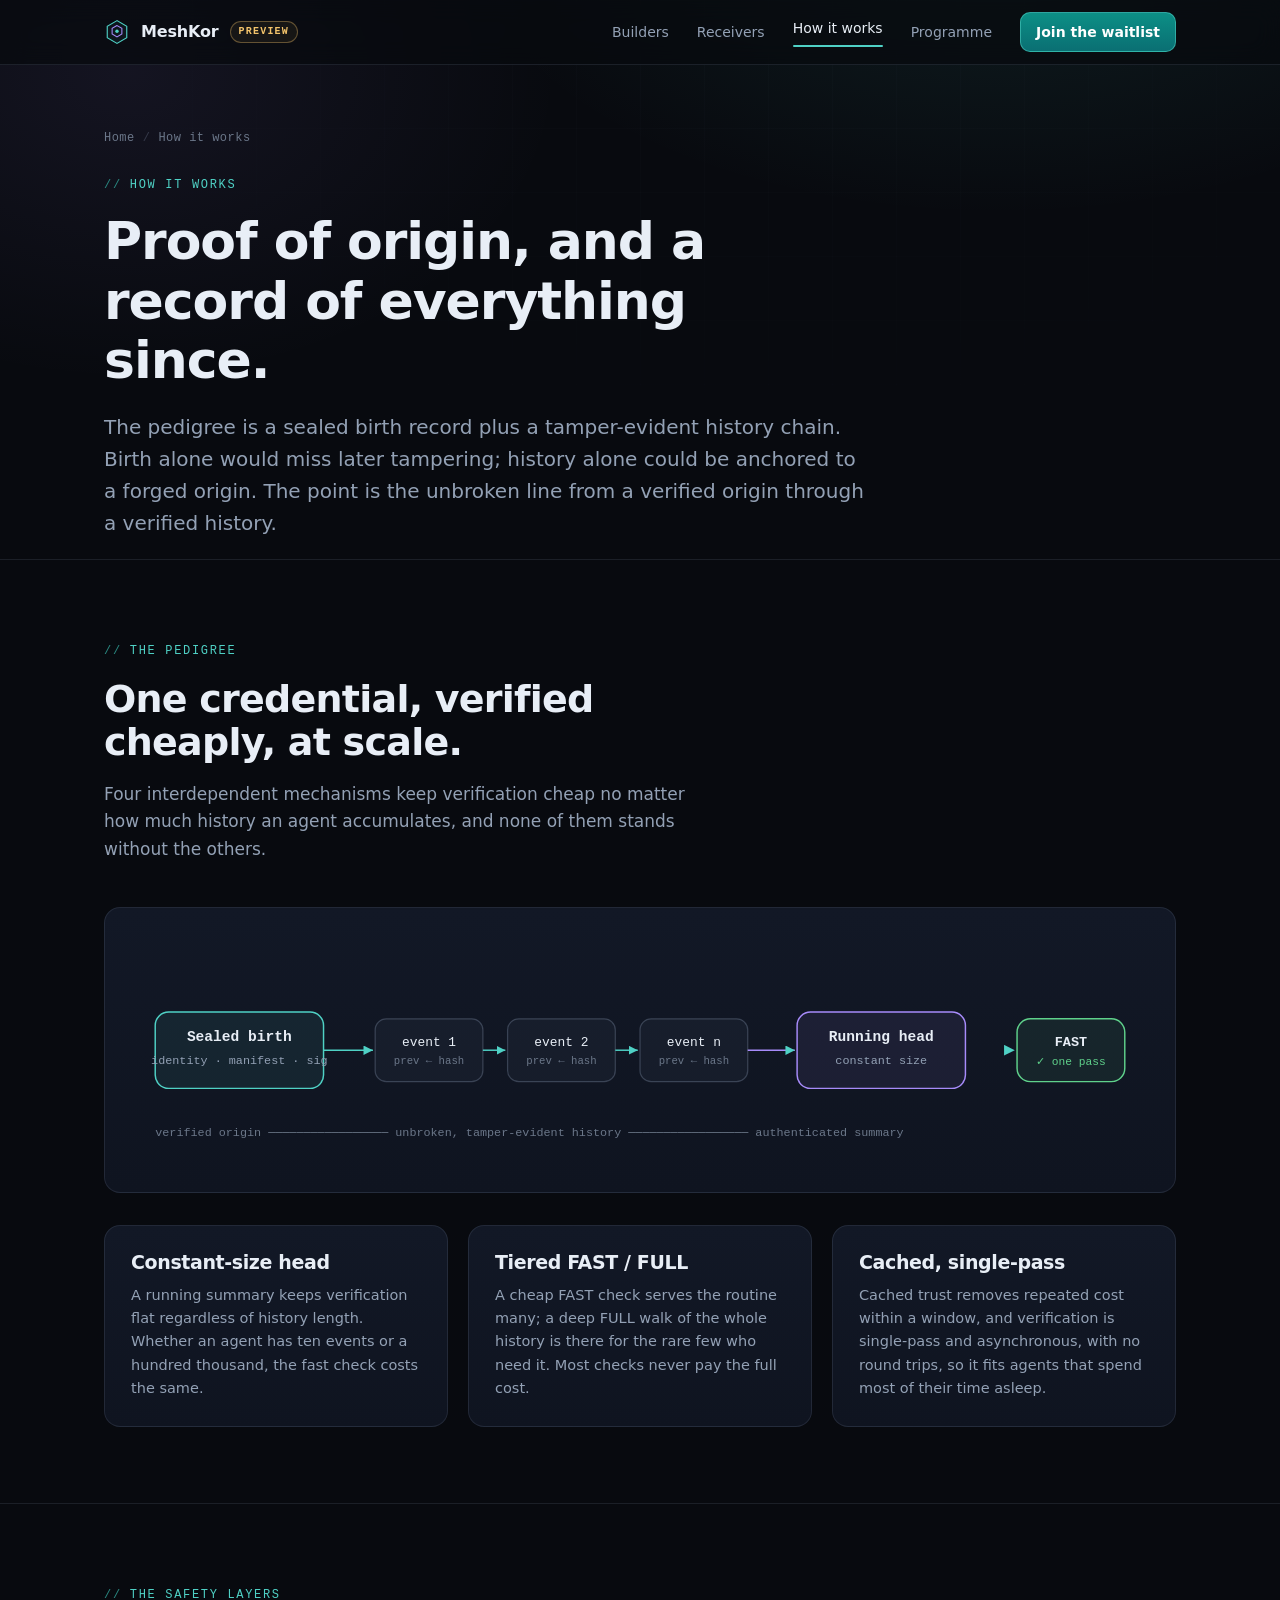
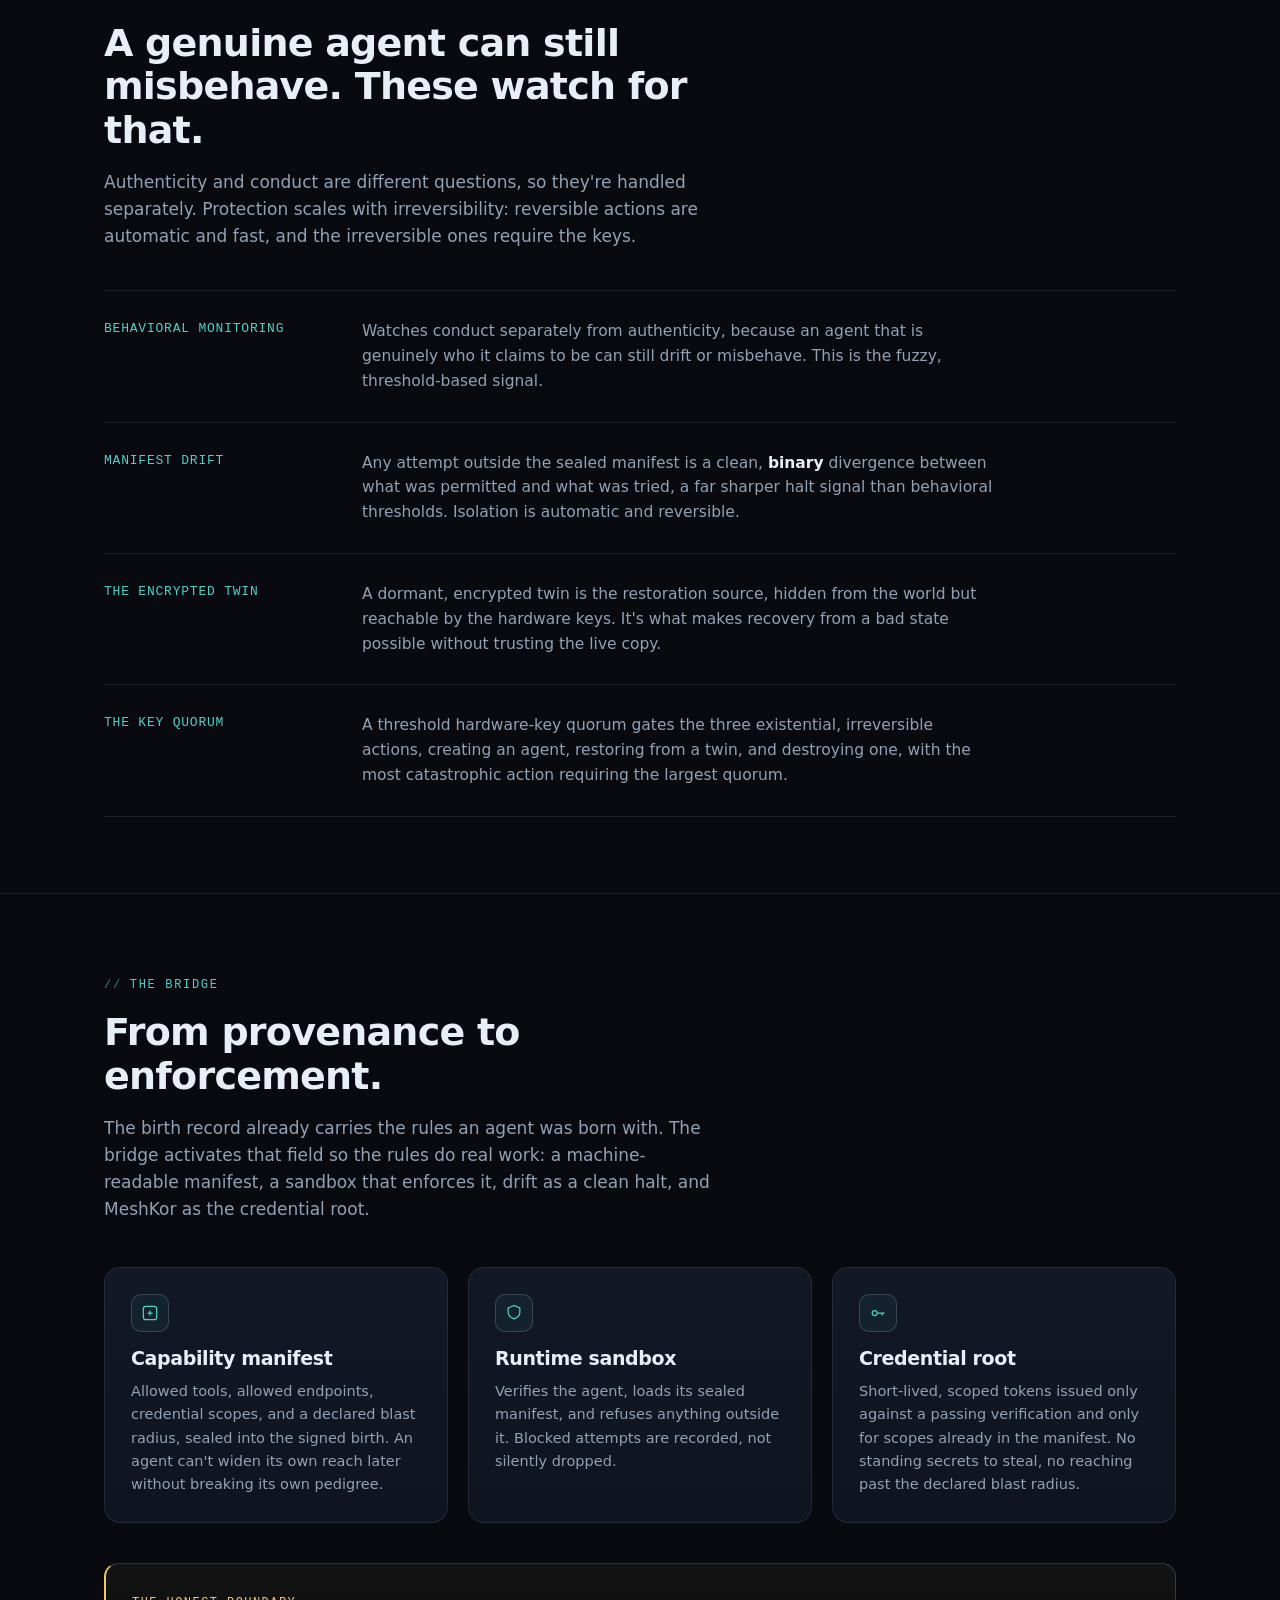
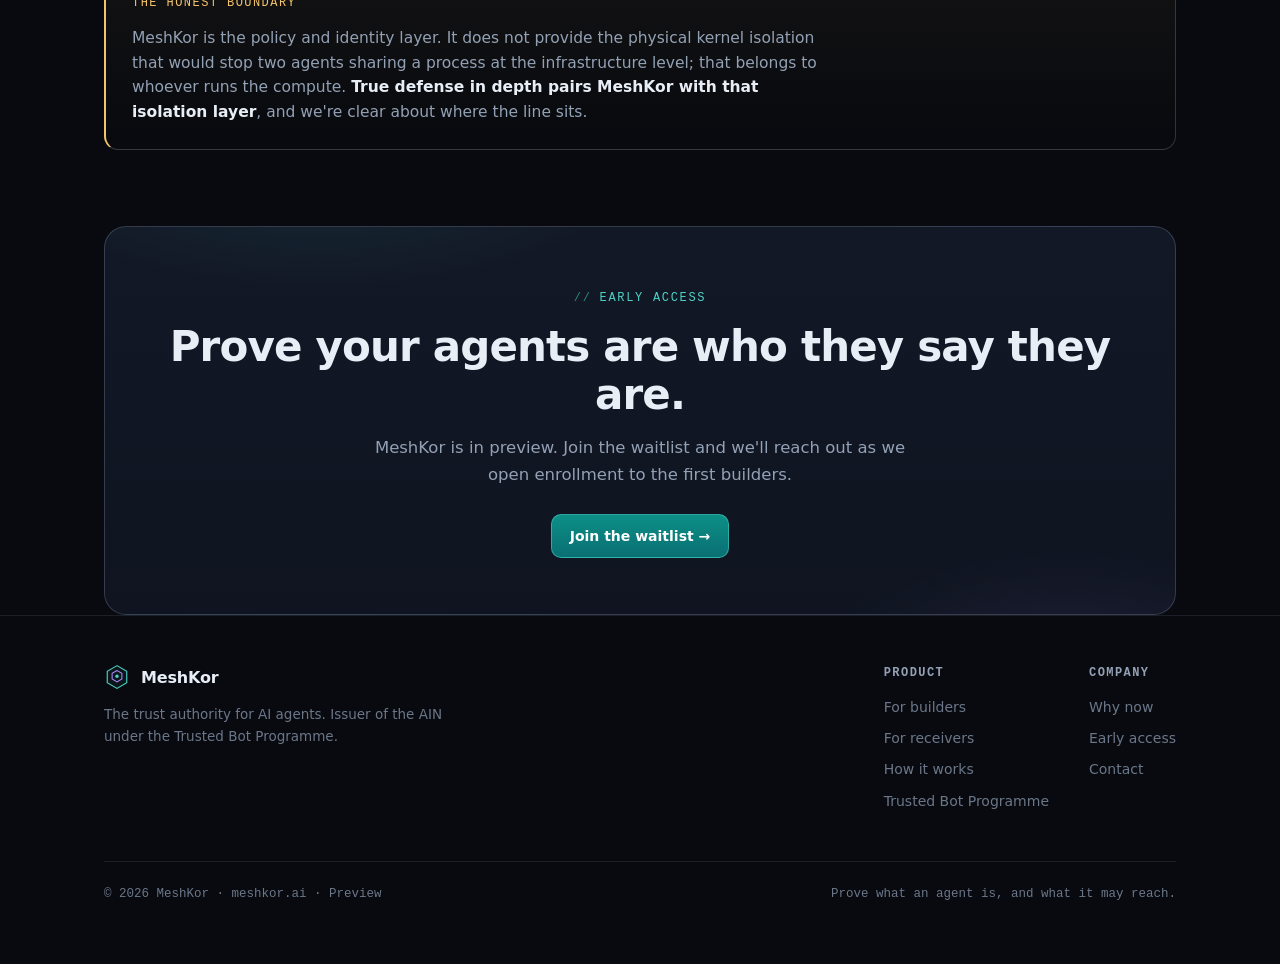
<file: howitworks.html>
<!DOCTYPE html>
<html lang="en">
<head>
<meta charset="UTF-8" />
<meta name="viewport" content="width=device-width, initial-scale=1.0" />
<title>How MeshKor works — the pedigree, sandbox, and credential root</title>
<meta name="description" content="The pedigree is a sealed birth record plus a tamper-evident history chain, verified cheaply at scale, with a capability manifest, runtime sandbox, and MeshKor as the credential root." />
<meta name="robots" content="noindex, nofollow" />
<meta property="og:title" content="How MeshKor works — the pedigree, sandbox, and credential root" />
<meta property="og:description" content="The pedigree is a sealed birth record plus a tamper-evident history chain, verified cheaply at scale, with a capability manifest, runtime sandbox, and MeshKor as the credential root." />
<meta property="og:type" content="website" />
<meta property="og:url" content="https://meshkor.ai/how-it-works.html" />
<style>
  :root{
    --bg:#080a0f;
    --bg-2:#0b0e15;
    --panel:#0f1420;
    --panel-2:#121826;
    --line:rgba(146,163,190,0.14);
    --line-strong:rgba(146,163,190,0.28);
    --text:#e8eef6;
    --muted:#93a1b5;
    --muted-2:#6b7789;
    --teal:#4fd1c5;
    --teal-dim:#2b8a82;
    --violet:#a78bfa;
    --amber:#f4c46b;
    --green:#5fd18b;
    --red:#f2708b;
    --mono:ui-monospace,"SF Mono","JetBrains Mono","Cascadia Code",Menlo,Consolas,monospace;
    --sans:"Inter",ui-sans-serif,system-ui,-apple-system,"Segoe UI",Roboto,Helvetica,Arial,sans-serif;
    --maxw:1120px;
  }
  *{box-sizing:border-box}
  html{scroll-behavior:smooth}
  body{
    margin:0;background:var(--bg);color:var(--text);
    font-family:var(--sans);line-height:1.6;
    -webkit-font-smoothing:antialiased;text-rendering:optimizeLegibility;
    overflow-x:hidden;
  }
  a{color:inherit;text-decoration:none}
  ::selection{background:rgba(79,209,197,0.28)}
  h1,h2,h3{line-height:1.15;letter-spacing:-0.02em;margin:0}
  p{margin:0}
  .wrap{max-width:var(--maxw);margin:0 auto;padding:0 24px}
  .mono{font-family:var(--mono)}
  .label{
    font-family:var(--mono);font-size:12px;letter-spacing:0.14em;text-transform:uppercase;
    color:var(--teal);display:inline-flex;align-items:center;gap:8px;
  }
  .label::before{content:"//";color:var(--teal-dim)}
  .muted{color:var(--muted)}

  /* background field */
  .field{position:fixed;inset:0;z-index:0;pointer-events:none;
    background:
      radial-gradient(900px 480px at 78% -8%, rgba(79,209,197,0.10), transparent 60%),
      radial-gradient(700px 500px at 10% 8%, rgba(167,139,250,0.08), transparent 62%),
      linear-gradient(var(--bg),var(--bg));
  }
  .field::after{content:"";position:absolute;inset:0;opacity:0.5;
    background-image:
      linear-gradient(rgba(146,163,190,0.05) 1px,transparent 1px),
      linear-gradient(90deg,rgba(146,163,190,0.05) 1px,transparent 1px);
    background-size:64px 64px;
    mask-image:radial-gradient(1200px 700px at 60% 0%,#000 0%,transparent 75%);
    -webkit-mask-image:radial-gradient(1200px 700px at 60% 0%,#000 0%,transparent 75%);
  }
  main,header,footer{position:relative;z-index:1}

  /* nav */
  header{position:sticky;top:0;z-index:50;
    backdrop-filter:blur(12px);background:rgba(8,10,15,0.72);
    border-bottom:1px solid var(--line);
  }
  .nav{display:flex;align-items:center;justify-content:space-between;height:64px}
  .brand{display:flex;align-items:center;gap:11px;font-weight:650;letter-spacing:-0.01em}
  .brand .logo{width:26px;height:26px;display:block}
  .brand .pill{font-family:var(--mono);font-size:10px;letter-spacing:0.12em;text-transform:uppercase;
    color:var(--amber);border:1px solid rgba(244,196,107,0.35);border-radius:999px;padding:2px 8px;
    background:rgba(244,196,107,0.06)}
  .nav-links{display:flex;align-items:center;gap:28px}
  .nav-links a{font-size:14px;color:var(--muted);transition:color .15s}
  .nav-links a:hover{color:var(--text)}
  /* the CTA is an <a> inside .nav-links, so it needs to out-specify the muted link color */
  .nav-links a.btn-primary,.nav-links a.btn-primary:hover{color:#ffffff}
  .nav-links a.btn-ghost{color:var(--text)}
  .nav-links a.active{color:var(--text)}
  .nav-links a.active::after{content:"";display:block;height:2px;margin-top:5px;border-radius:2px;background:var(--teal)}
  .btn{
    display:inline-flex;align-items:center;gap:9px;font-family:var(--sans);font-size:14px;font-weight:600;
    padding:10px 18px;border-radius:10px;cursor:pointer;border:1px solid transparent;transition:.16s;white-space:nowrap;
  }
  .btn-primary{background:linear-gradient(180deg,#0c8f86,#0a6f73);color:#ffffff;border-color:rgba(79,209,197,0.55);font-weight:700}
  .btn-primary:hover{background:linear-gradient(180deg,#0fa89c,#0c8189);border-color:var(--teal);
    box-shadow:0 8px 30px -10px rgba(45,212,191,0.5)}
  .btn-ghost{background:transparent;color:var(--text);border-color:var(--line-strong)}
  .btn-ghost:hover{border-color:var(--teal);color:var(--teal)}
  .nav .btn{padding:8px 15px}
  @media(max-width:820px){.nav-links a:not(.btn){display:none}}

  /* hero */
  .hero{padding:96px 0 64px}
  .hero-grid{display:grid;grid-template-columns:1.05fr 0.95fr;gap:56px;align-items:center}
  .hero h1{font-size:clamp(38px,6vw,62px);font-weight:680;margin-top:20px}
  .hero h1 .accent{color:var(--teal)}
  .hero .lede{font-size:clamp(17px,2.1vw,20px);color:var(--muted);max-width:38ch;margin-top:22px}
  .hero .sub{margin-top:16px;color:var(--muted-2);max-width:46ch;font-size:15px}
  .hero-cta{display:flex;gap:12px;margin-top:34px;flex-wrap:wrap}
  .trustline{margin-top:30px;display:flex;gap:22px;flex-wrap:wrap;color:var(--muted-2);font-size:13px;font-family:var(--mono)}
  .trustline span{display:inline-flex;align-items:center;gap:8px}
  .dot{width:6px;height:6px;border-radius:50%;background:var(--teal);box-shadow:0 0 10px var(--teal)}
  @media(max-width:900px){.hero-grid{grid-template-columns:1fr;gap:40px}.hero{padding:64px 0 48px}}

  /* AIN credential card */
  .cred{position:relative;border-radius:18px;padding:1px;background:linear-gradient(150deg,rgba(79,209,197,0.5),rgba(167,139,250,0.35),rgba(146,163,190,0.08));
    box-shadow:0 40px 80px -40px rgba(0,0,0,0.9);}
  .cred-inner{background:linear-gradient(180deg,var(--panel-2),var(--panel));border-radius:17px;padding:26px 26px 22px;overflow:hidden}
  .cred-glow{position:absolute;width:240px;height:240px;right:-60px;top:-80px;border-radius:50%;
    background:radial-gradient(closest-side,rgba(79,209,197,0.35),transparent);filter:blur(10px);pointer-events:none}
  .cred-head{display:flex;justify-content:space-between;align-items:center;margin-bottom:22px}
  .cred-head .who{font-family:var(--mono);font-size:11px;letter-spacing:0.14em;text-transform:uppercase;color:var(--muted)}
  .chip{font-family:var(--mono);font-size:10px;letter-spacing:0.1em;text-transform:uppercase;color:var(--green);
    border:1px solid rgba(95,209,139,0.4);border-radius:999px;padding:3px 9px;background:rgba(95,209,139,0.08)}
  .ain{font-family:var(--mono);font-size:clamp(15px,2.3vw,20px);letter-spacing:0.01em;word-break:break-all;line-height:1.5}
  .ain .k{color:var(--teal)}.ain .t{color:var(--violet)}.ain .e{color:var(--text)}.ain .i{color:var(--amber)}.ain .h{color:var(--muted)}
  .ain-legend{display:grid;grid-template-columns:repeat(5,1fr);gap:8px;margin-top:18px}
  .ain-legend div{font-family:var(--mono);font-size:10px;color:var(--muted-2);letter-spacing:0.04em}
  .ain-legend b{display:block;font-weight:600;font-size:10.5px;margin-bottom:2px;letter-spacing:0.1em;text-transform:uppercase}
  .cred-foot{margin-top:22px;padding-top:18px;border-top:1px solid var(--line);display:flex;justify-content:space-between;gap:12px;flex-wrap:wrap}
  .cred-foot .stat{font-family:var(--mono);font-size:11px;color:var(--muted)}
  .cred-foot .stat b{color:var(--text);font-weight:600}
  .cred-foot .stat .ok{color:var(--green)}

  /* sections */
  section{padding:76px 0;border-top:1px solid var(--line)}
  .sec-head{max-width:60ch}
  .sec-head h2{font-size:clamp(26px,3.6vw,38px);font-weight:660;margin-top:16px}
  .sec-head p{color:var(--muted);margin-top:16px;font-size:17px}

  .cards{display:grid;gap:20px;margin-top:44px}
  .cards.two{grid-template-columns:1fr 1fr}
  .cards.three{grid-template-columns:repeat(3,1fr)}
  @media(max-width:860px){.cards.two,.cards.three{grid-template-columns:1fr}}
  .card{background:linear-gradient(180deg,var(--panel-2),var(--panel));border:1px solid var(--line);border-radius:16px;padding:26px;transition:.18s}
  .card:hover{border-color:var(--line-strong);transform:translateY(-2px)}
  .card .ico{width:38px;height:38px;border-radius:10px;display:flex;align-items:center;justify-content:center;
    border:1px solid var(--line-strong);background:rgba(79,209,197,0.06);margin-bottom:16px}
  .card h3{font-size:19px;font-weight:620}
  .card p{color:var(--muted);margin-top:10px;font-size:14.5px}
  .card .kv{margin-top:16px;font-family:var(--mono);font-size:12.5px;color:var(--muted-2)}
  .card .kv span{color:var(--teal)}

  /* two-door split */
  .doors{display:grid;grid-template-columns:1fr auto 1fr;gap:0;margin-top:44px;align-items:stretch}
  .door{background:linear-gradient(180deg,var(--panel-2),var(--panel));border:1px solid var(--line);padding:30px}
  .door:first-child{border-radius:16px 0 0 16px}
  .door:last-child{border-radius:0 16px 16px 0;border-left:none}
  .door .tag{font-family:var(--mono);font-size:11px;letter-spacing:0.14em;text-transform:uppercase}
  .door.build .tag{color:var(--teal)}
  .door.recv .tag{color:var(--violet)}
  .door h3{font-size:22px;margin-top:12px;font-weight:640}
  .door p{color:var(--muted);margin-top:12px;font-size:15px}
  .door ul{list-style:none;padding:0;margin:20px 0 0;display:flex;flex-direction:column;gap:11px}
  .door li{font-size:14px;color:var(--muted);display:flex;gap:11px;align-items:flex-start}
  .door li::before{content:"→";color:var(--teal);font-family:var(--mono);flex:none}
  .door.recv li::before{color:var(--violet)}
  .door .seq{margin-top:20px;font-family:var(--mono);font-size:11.5px;color:var(--muted-2)}
  .doors .divider{display:flex;align-items:center;justify-content:center;padding:0 4px;
    border-top:1px solid var(--line);border-bottom:1px solid var(--line);background:var(--bg-2)}
  .doors .divider span{font-family:var(--mono);font-size:11px;color:var(--muted-2);writing-mode:vertical-rl;text-orientation:mixed;
    letter-spacing:0.16em;text-transform:uppercase;padding:20px 0}
  @media(max-width:860px){.doors{grid-template-columns:1fr}.door:first-child{border-radius:16px 16px 0 0}
    .door:last-child{border-radius:0 0 16px 16px;border-left:1px solid var(--line);border-top:none}
    .doors .divider{border-left:1px solid var(--line);border-right:1px solid var(--line)}
    .doors .divider span{writing-mode:horizontal-tb;padding:10px 0}}

  /* how it works: pedigree diagram */
  .flow{margin-top:44px;background:linear-gradient(180deg,var(--panel-2),var(--panel));border:1px solid var(--line);border-radius:16px;padding:30px}
  .flow svg{width:100%;height:auto;display:block}
  .flow-note{margin-top:20px;color:var(--muted);font-size:14.5px;max-width:70ch}

  /* ladder */
  .ladder{display:grid;grid-template-columns:repeat(3,1fr);gap:20px;margin-top:44px}
  @media(max-width:860px){.ladder{grid-template-columns:1fr}}
  .rung{border:1px solid var(--line);border-radius:16px;padding:26px;position:relative;overflow:hidden;
    background:linear-gradient(180deg,var(--panel-2),var(--panel))}
  .rung .n{font-family:var(--mono);font-size:12px;color:var(--muted-2)}
  .rung h3{font-size:20px;margin-top:10px;font-weight:640}
  .rung h3 .b{width:9px;height:9px;border-radius:50%;display:inline-block;margin-right:9px;vertical-align:middle}
  .rung p{color:var(--muted);margin-top:10px;font-size:14.5px}
  .rung.r1 .b{background:var(--muted)}
  .rung.r2 .b{background:var(--teal);box-shadow:0 0 10px var(--teal)}
  .rung.r3 .b{background:var(--violet);box-shadow:0 0 10px var(--violet)}
  .rung .bar{position:absolute;left:0;bottom:0;height:3px;background:linear-gradient(90deg,var(--teal),var(--violet))}
  .rung.r1 .bar{width:33%}.rung.r2 .bar{width:66%}.rung.r3 .bar{width:100%}

  /* gap / quote */
  .gap-quote{margin-top:36px;border-left:2px solid var(--teal);padding:6px 0 6px 24px;
    font-size:clamp(20px,2.8vw,27px);font-weight:560;letter-spacing:-0.01em;line-height:1.35;max-width:24ch}
  .gap-quote .q{color:var(--teal)}
  .gap-body{color:var(--muted);margin-top:24px;font-size:16px;max-width:64ch}

  /* waitlist */
  .cta{border-top:1px solid var(--line)}
  .cta-box{background:
      radial-gradient(600px 300px at 20% -30%,rgba(79,209,197,0.14),transparent 60%),
      radial-gradient(500px 300px at 90% 130%,rgba(167,139,250,0.14),transparent 60%),
      linear-gradient(180deg,var(--panel-2),var(--panel));
    border:1px solid var(--line-strong);border-radius:22px;padding:clamp(32px,5vw,56px);text-align:center;position:relative;overflow:hidden}
  .cta-box h2{font-size:clamp(28px,4vw,42px);font-weight:680}
  .cta-box p{color:var(--muted);margin:16px auto 0;max-width:52ch;font-size:16.5px}
  form.wl{margin:32px auto 0;max-width:480px;display:flex;gap:10px}
  form.wl input{flex:1;background:rgba(8,10,15,0.7);border:1px solid var(--line-strong);border-radius:11px;
    padding:14px 16px;color:var(--text);font-family:var(--sans);font-size:15px;outline:none;transition:.15s}
  form.wl input:focus{border-color:var(--teal);box-shadow:0 0 0 3px rgba(79,209,197,0.14)}
  form.wl input::placeholder{color:var(--muted-2)}
  form.wl .btn-primary{padding:14px 22px}
  .wl-msg{margin-top:16px;font-size:14px;font-family:var(--mono);min-height:20px}
  .wl-msg.ok{color:var(--green)}.wl-msg.err{color:var(--red)}
  .cta-fine{margin-top:18px;font-size:12.5px;color:var(--muted-2);font-family:var(--mono)}
  @media(max-width:520px){form.wl{flex-direction:column}}

  /* footer */
  footer{border-top:1px solid var(--line);padding:48px 0 60px}
  .foot{display:flex;justify-content:space-between;align-items:flex-start;gap:30px;flex-wrap:wrap}
  .foot .brand{margin-bottom:14px}
  .foot p{color:var(--muted-2);font-size:13.5px;max-width:44ch}
  .foot-links{display:flex;gap:40px;flex-wrap:wrap}
  .foot-col b{font-size:12px;font-family:var(--mono);letter-spacing:0.12em;text-transform:uppercase;color:var(--muted);display:block;margin-bottom:12px}
  .foot-col a{display:block;color:var(--muted-2);font-size:14px;margin-bottom:9px;transition:.15s}
  .foot-col a:hover{color:var(--teal)}
  .foot-base{margin-top:40px;padding-top:22px;border-top:1px solid var(--line);display:flex;justify-content:space-between;gap:16px;flex-wrap:wrap;
    color:var(--muted-2);font-size:12.5px;font-family:var(--mono)}

  .reveal{opacity:0;transform:translateY(16px);transition:opacity .7s ease,transform .7s ease}
  .reveal.in{opacity:1;transform:none}
  @media(prefers-reduced-motion:reduce){.reveal{opacity:1;transform:none;transition:none}html{scroll-behavior:auto}}

  /* ---- interior pages ---- */
  .page-hero{padding:64px 0 20px;border-top:none}
  .crumb{font-family:var(--mono);font-size:12px;color:var(--muted-2);letter-spacing:0.04em;margin-bottom:22px}
  .crumb a{color:var(--muted-2)}.crumb a:hover{color:var(--teal)}.crumb .sep{margin:0 8px;color:var(--line-strong)}
  .page-hero h1{font-size:clamp(32px,5vw,52px);font-weight:680;margin-top:16px;max-width:18ch}
  .page-hero .lede{font-size:clamp(17px,2.1vw,20px);color:var(--muted);max-width:60ch;margin-top:20px}
  .page-hero .hero-cta{margin-top:28px}
  .prose{max-width:66ch}
  .prose p{color:var(--muted);font-size:16.5px;margin-top:18px}
  .prose p:first-child{margin-top:0}
  .prose strong{color:var(--text);font-weight:600}
  .anchor{scroll-margin-top:84px}
  /* pricing tiers */
  .tiers{display:grid;grid-template-columns:repeat(4,1fr);gap:16px;margin-top:44px}
  @media(max-width:960px){.tiers{grid-template-columns:1fr 1fr}}
  @media(max-width:560px){.tiers{grid-template-columns:1fr}}
  .tier{background:linear-gradient(180deg,var(--panel-2),var(--panel));border:1px solid var(--line);border-radius:16px;padding:24px;display:flex;flex-direction:column}
  .tier.feature{border-color:rgba(79,209,197,0.45);box-shadow:0 20px 60px -30px rgba(79,209,197,0.4)}
  .tier .tname{font-family:var(--mono);font-size:12px;letter-spacing:0.12em;text-transform:uppercase;color:var(--teal)}
  .tier.feature .tname{color:var(--teal)}
  .tier .price{font-size:24px;font-weight:680;margin-top:14px;letter-spacing:-0.02em}
  .tier .price small{display:block;font-size:12px;font-weight:400;color:var(--muted-2);font-family:var(--mono);margin-top:4px;letter-spacing:0.02em}
  .tier p{color:var(--muted);font-size:14px;margin-top:14px;flex:1}
  .tier .cap{margin-top:16px;font-family:var(--mono);font-size:12px;color:var(--muted-2)}
  .tier .cap b{color:var(--text);font-weight:600}
  /* labeled prose rows */
  .rows{margin-top:40px;border-top:1px solid var(--line)}
  .row{display:grid;grid-template-columns:230px 1fr;gap:28px;padding:28px 0;border-bottom:1px solid var(--line)}
  @media(max-width:760px){.row{grid-template-columns:1fr;gap:10px}}
  .row .rlabel{font-family:var(--mono);font-size:13px;letter-spacing:0.06em;color:var(--teal);text-transform:uppercase}
  .row .rbody{color:var(--muted);font-size:15.5px;max-width:64ch}
  .row .rbody strong{color:var(--text);font-weight:600}
  /* callout */
  .callout{margin-top:40px;border:1px solid var(--line-strong);border-left:2px solid var(--amber);border-radius:14px;
    background:linear-gradient(180deg,rgba(244,196,107,0.05),transparent);padding:24px 26px}
  .callout .k{font-family:var(--mono);font-size:12px;letter-spacing:0.12em;text-transform:uppercase;color:var(--amber)}
  .callout p{color:var(--muted);margin-top:12px;font-size:15.5px;max-width:70ch}
  .callout p strong{color:var(--text);font-weight:600}
  /* mini waitlist strip on interior pages */
  .strip{margin:0 0 0;padding:0}
  .strip .cta-box{border-radius:22px}
</style>
</head>
<body>
<div class="field" aria-hidden="true"></div>
<header>
  <div class="wrap nav">
    <a class="brand" href="index.html" aria-label="MeshKor home">
      <svg class="logo" viewBox="0 0 32 32" fill="none" aria-hidden="true"><path d="M16 2 4 9v14l12 7 12-7V9L16 2Z" stroke="#4fd1c5" stroke-width="1.4" fill="rgba(79,209,197,0.06)"/><path d="M16 8 10 11.5v7L16 22l6-3.5v-7L16 8Z" stroke="#a78bfa" stroke-width="1.3" fill="none"/><circle cx="16" cy="15" r="2.1" fill="#4fd1c5"/></svg><span>MeshKor</span><span class="pill">Preview</span>
    </a>
    <nav class="nav-links">
      <a href="builders.html">Builders</a><a href="receivers.html">Receivers</a><a href="how-it-works.html" class="active">How it works</a><a href="programme.html">Programme</a>
      <a class="btn btn-primary" href="index.html#waitlist">Join the waitlist</a>
    </nav>
  </div>
</header>
<main id="top">
  <section class="page-hero">
    <div class="wrap">
      <div class="crumb reveal"><a href="index.html">Home</a><span class="sep">/</span>How it works</div>
      <span class="label reveal">How it works</span>
      <h1 class="reveal">Proof of origin, and a record of everything since.</h1>
      <p class="lede reveal">The pedigree is a sealed birth record plus a tamper-evident history chain. Birth alone would miss later tampering; history alone could be anchored to a forged origin. The point is the unbroken line from a verified origin through a verified history.</p>
    </div>
  </section>

  <section>
    <div class="wrap">
      <div class="sec-head reveal">
        <span class="label">The pedigree</span>
        <h2>One credential, verified cheaply, at scale.</h2>
        <p>Four interdependent mechanisms keep verification cheap no matter how much history an agent accumulates, and none of them stands without the others.</p>
      </div>
      <div class="flow reveal">
        <svg viewBox="0 0 900 200" role="img" aria-label="Diagram: a sealed birth record links to a chain of history events, summarized by a constant-size running head that FAST verification checks in one pass.">
          <defs>
            <linearGradient id="lg" x1="0" y1="0" x2="1" y2="0">
              <stop offset="0" stop-color="#4fd1c5"/><stop offset="1" stop-color="#a78bfa"/>
            </linearGradient>
            <marker id="arw" markerWidth="9" markerHeight="9" refX="6" refY="3" orient="auto">
              <path d="M0 0 L6 3 L0 6 Z" fill="#4fd1c5"/>
            </marker>
          </defs>
          <!-- birth -->
          <rect x="18" y="66" width="150" height="68" rx="12" fill="rgba(79,209,197,0.08)" stroke="#4fd1c5" stroke-width="1.3"/>
          <text x="93" y="92" text-anchor="middle" fill="#e8eef6" font-family="ui-monospace,monospace" font-size="13" font-weight="600">Sealed birth</text>
          <text x="93" y="112" text-anchor="middle" fill="#93a1b5" font-family="ui-monospace,monospace" font-size="10.5">identity · manifest · sig</text>
          <line x1="168" y1="100" x2="212" y2="100" stroke="#4fd1c5" stroke-width="1.4" marker-end="url(#arw)"/>
          <!-- chain -->
          <g font-family="ui-monospace,monospace">
            <rect x="214" y="72" width="96" height="56" rx="10" fill="rgba(146,163,190,0.05)" stroke="rgba(146,163,190,0.3)" stroke-width="1.1"/>
            <text x="262" y="96" text-anchor="middle" fill="#e8eef6" font-size="11.5">event 1</text>
            <text x="262" y="112" text-anchor="middle" fill="#6b7789" font-size="9.5">prev ← hash</text>
            <line x1="310" y1="100" x2="330" y2="100" stroke="#4fd1c5" stroke-width="1.3" marker-end="url(#arw)"/>
            <rect x="332" y="72" width="96" height="56" rx="10" fill="rgba(146,163,190,0.05)" stroke="rgba(146,163,190,0.3)" stroke-width="1.1"/>
            <text x="380" y="96" text-anchor="middle" fill="#e8eef6" font-size="11.5">event 2</text>
            <text x="380" y="112" text-anchor="middle" fill="#6b7789" font-size="9.5">prev ← hash</text>
            <line x1="428" y1="100" x2="448" y2="100" stroke="#4fd1c5" stroke-width="1.3" marker-end="url(#arw)"/>
            <rect x="450" y="72" width="96" height="56" rx="10" fill="rgba(146,163,190,0.05)" stroke="rgba(146,163,190,0.3)" stroke-width="1.1"/>
            <text x="498" y="96" text-anchor="middle" fill="#e8eef6" font-size="11.5">event n</text>
            <text x="498" y="112" text-anchor="middle" fill="#6b7789" font-size="9.5">prev ← hash</text>
          </g>
          <!-- head -->
          <line x1="546" y1="100" x2="588" y2="100" stroke="#a78bfa" stroke-width="1.4" marker-end="url(#arw)"/>
          <rect x="590" y="66" width="150" height="68" rx="12" fill="rgba(167,139,250,0.08)" stroke="#a78bfa" stroke-width="1.3"/>
          <text x="665" y="92" text-anchor="middle" fill="#e8eef6" font-family="ui-monospace,monospace" font-size="13" font-weight="600">Running head</text>
          <text x="665" y="112" text-anchor="middle" fill="#93a1b5" font-family="ui-monospace,monospace" font-size="10.5">constant size</text>
          <!-- fast check -->
          <line x1="740" y1="100" x2="784" y2="100" stroke="url(#lg)" stroke-width="1.6" marker-end="url(#arw)"/>
          <rect x="786" y="72" width="96" height="56" rx="12" fill="rgba(95,209,139,0.08)" stroke="#5fd18b" stroke-width="1.3"/>
          <text x="834" y="96" text-anchor="middle" fill="#e8eef6" font-family="ui-monospace,monospace" font-size="12" font-weight="600">FAST</text>
          <text x="834" y="113" text-anchor="middle" fill="#5fd18b" font-family="ui-monospace,monospace" font-size="10">✓ one pass</text>
          <text x="18" y="176" fill="#6b7789" font-family="ui-monospace,monospace" font-size="10.5">verified origin ───────────────── unbroken, tamper-evident history ───────────────── authenticated summary</text>
        </svg>
      </div>
      <div class="cards three" style="margin-top:32px">
        <div class="card reveal"><h3>Constant-size head</h3><p>A running summary keeps verification flat regardless of history length. Whether an agent has ten events or a hundred thousand, the fast check costs the same.</p></div>
        <div class="card reveal" style="transition-delay:.06s"><h3>Tiered FAST / FULL</h3><p>A cheap FAST check serves the routine many; a deep FULL walk of the whole history is there for the rare few who need it. Most checks never pay the full cost.</p></div>
        <div class="card reveal" style="transition-delay:.12s"><h3>Cached, single-pass</h3><p>Cached trust removes repeated cost within a window, and verification is single-pass and asynchronous, with no round trips, so it fits agents that spend most of their time asleep.</p></div>
      </div>
    </div>
  </section>

  <section>
    <div class="wrap">
      <div class="sec-head reveal">
        <span class="label">The safety layers</span>
        <h2>A genuine agent can still misbehave. These watch for that.</h2>
        <p>Authenticity and conduct are different questions, so they're handled separately. Protection scales with irreversibility: reversible actions are automatic and fast, and the irreversible ones require the keys.</p>
      </div>
      <div class="rows reveal">
        <div class="row"><div class="rlabel">Behavioral monitoring</div><div class="rbody">Watches conduct separately from authenticity, because an agent that is genuinely who it claims to be can still drift or misbehave. This is the fuzzy, threshold-based signal.</div></div>
        <div class="row"><div class="rlabel">Manifest drift</div><div class="rbody">Any attempt outside the sealed manifest is a clean, <strong>binary</strong> divergence between what was permitted and what was tried, a far sharper halt signal than behavioral thresholds. Isolation is automatic and reversible.</div></div>
        <div class="row"><div class="rlabel">The encrypted twin</div><div class="rbody">A dormant, encrypted twin is the restoration source, hidden from the world but reachable by the hardware keys. It's what makes recovery from a bad state possible without trusting the live copy.</div></div>
        <div class="row"><div class="rlabel">The key quorum</div><div class="rbody">A threshold hardware-key quorum gates the three existential, irreversible actions, creating an agent, restoring from a twin, and destroying one, with the most catastrophic action requiring the largest quorum.</div></div>
      </div>
    </div>
  </section>

  <section>
    <div class="wrap">
      <div class="sec-head reveal">
        <span class="label">The bridge</span>
        <h2>From provenance to enforcement.</h2>
        <p>The birth record already carries the rules an agent was born with. The bridge activates that field so the rules do real work: a machine-readable manifest, a sandbox that enforces it, drift as a clean halt, and MeshKor as the credential root.</p>
      </div>
      <div class="cards three">
        <div class="card reveal"><div class="ico" aria-hidden="true"><svg width="20" height="20" viewBox="0 0 24 24" fill="none"><rect x="4" y="4" width="16" height="16" rx="3" stroke="#4fd1c5" stroke-width="1.5"/><path d="M9 12h6M12 9v6" stroke="#4fd1c5" stroke-width="1.5"/></svg></div><h3>Capability manifest</h3><p>Allowed tools, allowed endpoints, credential scopes, and a declared blast radius, sealed into the signed birth. An agent can't widen its own reach later without breaking its own pedigree.</p></div>
        <div class="card reveal" style="transition-delay:.06s"><div class="ico" aria-hidden="true"><svg width="20" height="20" viewBox="0 0 24 24" fill="none"><path d="M12 3 5 6v5c0 4 3 6.5 7 8 4-1.5 7-4 7-8V6l-7-3Z" stroke="#4fd1c5" stroke-width="1.5"/></svg></div><h3>Runtime sandbox</h3><p>Verifies the agent, loads its sealed manifest, and refuses anything outside it. Blocked attempts are recorded, not silently dropped.</p></div>
        <div class="card reveal" style="transition-delay:.12s"><div class="ico" aria-hidden="true"><svg width="20" height="20" viewBox="0 0 24 24" fill="none"><circle cx="8" cy="12" r="3" stroke="#4fd1c5" stroke-width="1.5"/><path d="M11 12h9M17 12v3" stroke="#4fd1c5" stroke-width="1.5"/></svg></div><h3>Credential root</h3><p>Short-lived, scoped tokens issued only against a passing verification and only for scopes already in the manifest. No standing secrets to steal, no reaching past the declared blast radius.</p></div>
      </div>
      <div class="callout reveal"><span class="k">The honest boundary</span><p>MeshKor is the policy and identity layer. It does not provide the physical kernel isolation that would stop two agents sharing a process at the infrastructure level; that belongs to whoever runs the compute. <strong>True defense in depth pairs MeshKor with that isolation layer</strong>, and we're clear about where the line sits.</p></div>
    </div>
  </section>

  <section class="cta strip" style="border-top:none">
    <div class="wrap">
      <div class="cta-box reveal">
        <span class="label" style="justify-content:center">Early access</span>
        <h2 style="margin-top:14px">Prove your agents are who they say they are.</h2>
        <p>MeshKor is in preview. Join the waitlist and we'll reach out as we open enrollment to the first builders.</p>
        <a class="btn btn-primary" href="index.html#waitlist" style="margin-top:26px">Join the waitlist &rarr;</a>
      </div>
    </div>
  </section>
</main>
<footer>
  <div class="wrap">
    <div class="foot">
      <div>
        <a class="brand" href="index.html"><svg class="logo" viewBox="0 0 32 32" fill="none" aria-hidden="true"><path d="M16 2 4 9v14l12 7 12-7V9L16 2Z" stroke="#4fd1c5" stroke-width="1.4" fill="rgba(79,209,197,0.06)"/><path d="M16 8 10 11.5v7L16 22l6-3.5v-7L16 8Z" stroke="#a78bfa" stroke-width="1.3" fill="none"/><circle cx="16" cy="15" r="2.1" fill="#4fd1c5"/></svg><span>MeshKor</span></a>
        <p>The trust authority for AI agents. Issuer of the AIN under the Trusted Bot Programme.</p>
      </div>
      <div class="foot-links">
        <div class="foot-col">
          <b>Product</b>
          <a href="builders.html">For builders</a>
          <a href="receivers.html">For receivers</a>
          <a href="how-it-works.html">How it works</a>
          <a href="programme.html">Trusted Bot Programme</a>
        </div>
        <div class="foot-col">
          <b>Company</b>
          <a href="index.html#gap">Why now</a>
          <a href="index.html#waitlist">Early access</a>
          <a href="mailto:hello@meshkor.ai">Contact</a>
        </div>
      </div>
    </div>
    <div class="foot-base">
      <span>© 2026 MeshKor · meshkor.ai · Preview</span>
      <span>Prove what an agent is, and what it may reach.</span>
    </div>
  </div>
</footer>
<script>
  (function(){var els=document.querySelectorAll('.reveal');
   if(!('IntersectionObserver' in window)){els.forEach(function(e){e.classList.add('in')});return;}
   var io=new IntersectionObserver(function(en){en.forEach(function(e){if(e.isIntersecting){e.target.classList.add('in');io.unobserve(e.target);}})},{threshold:0.12,rootMargin:'0px 0px -8% 0px'});
   els.forEach(function(e){io.observe(e)});})();
</script>
</body>
</html>
</file>
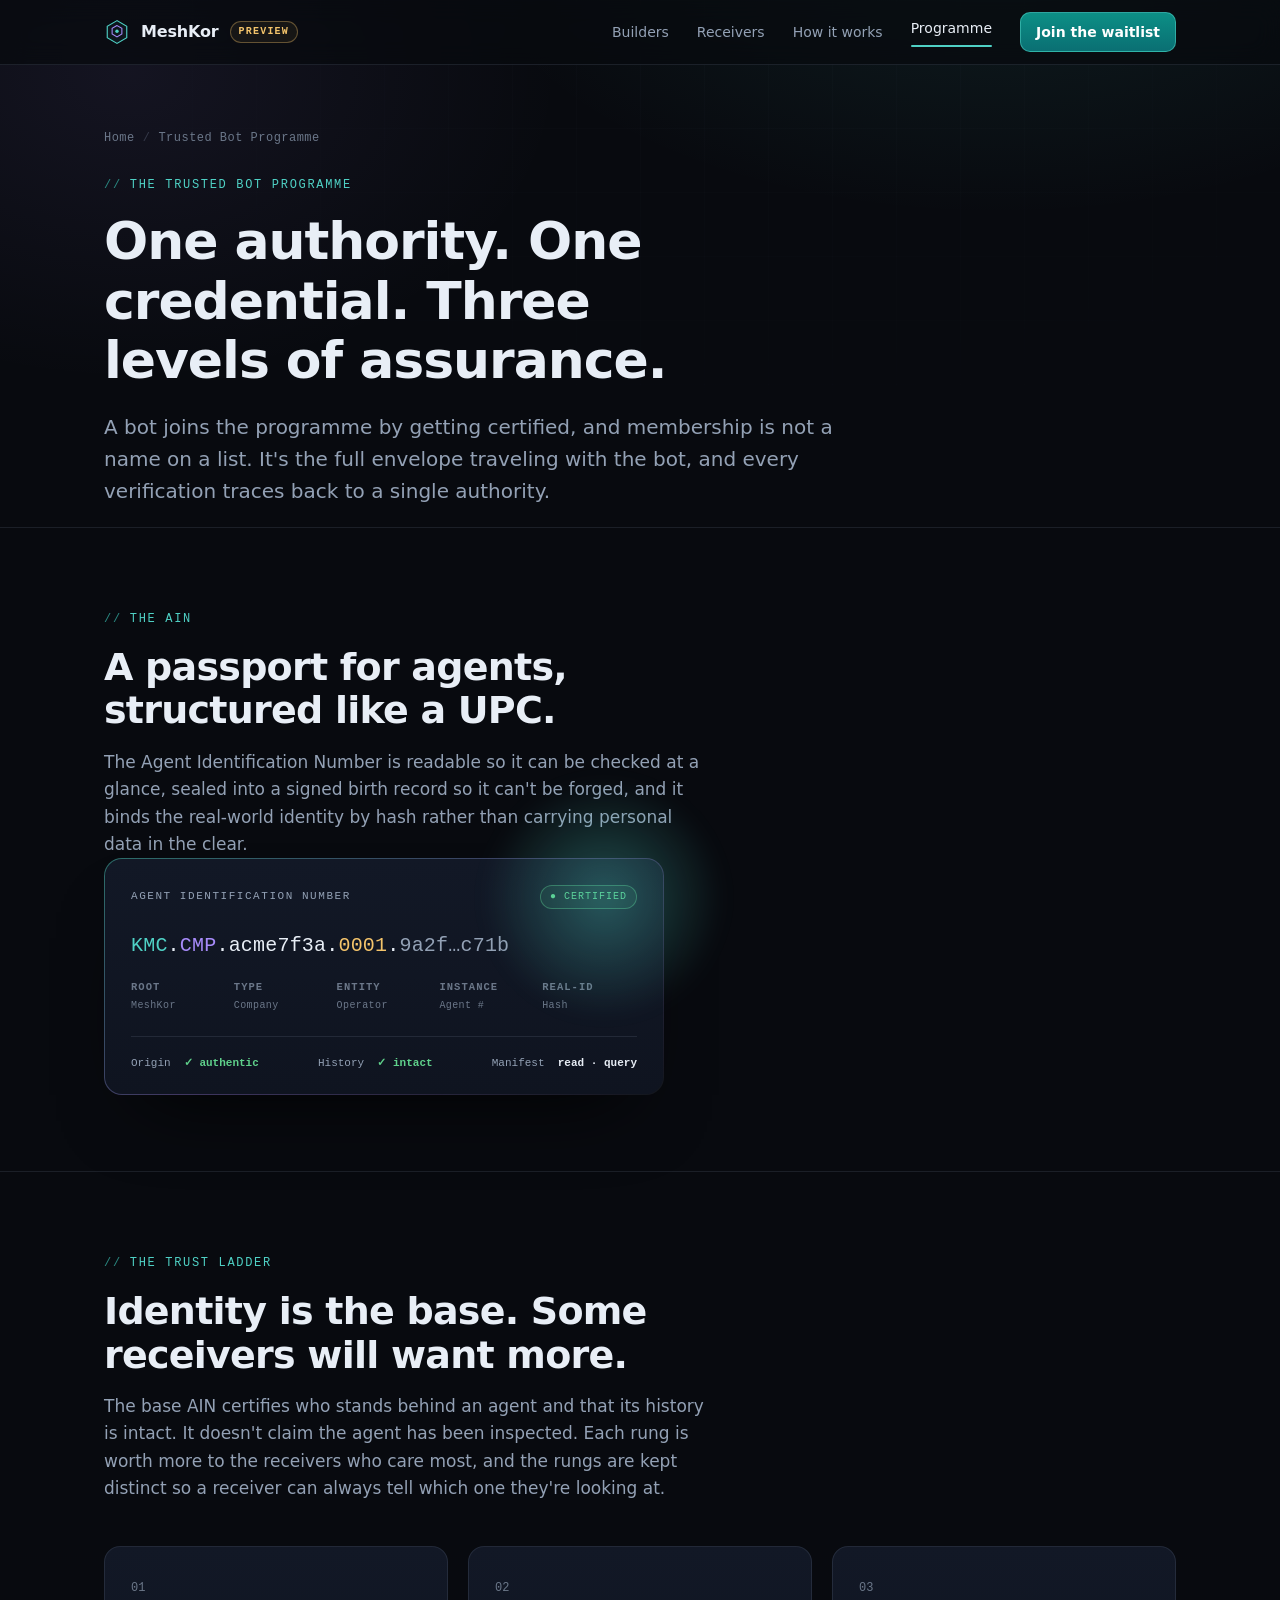
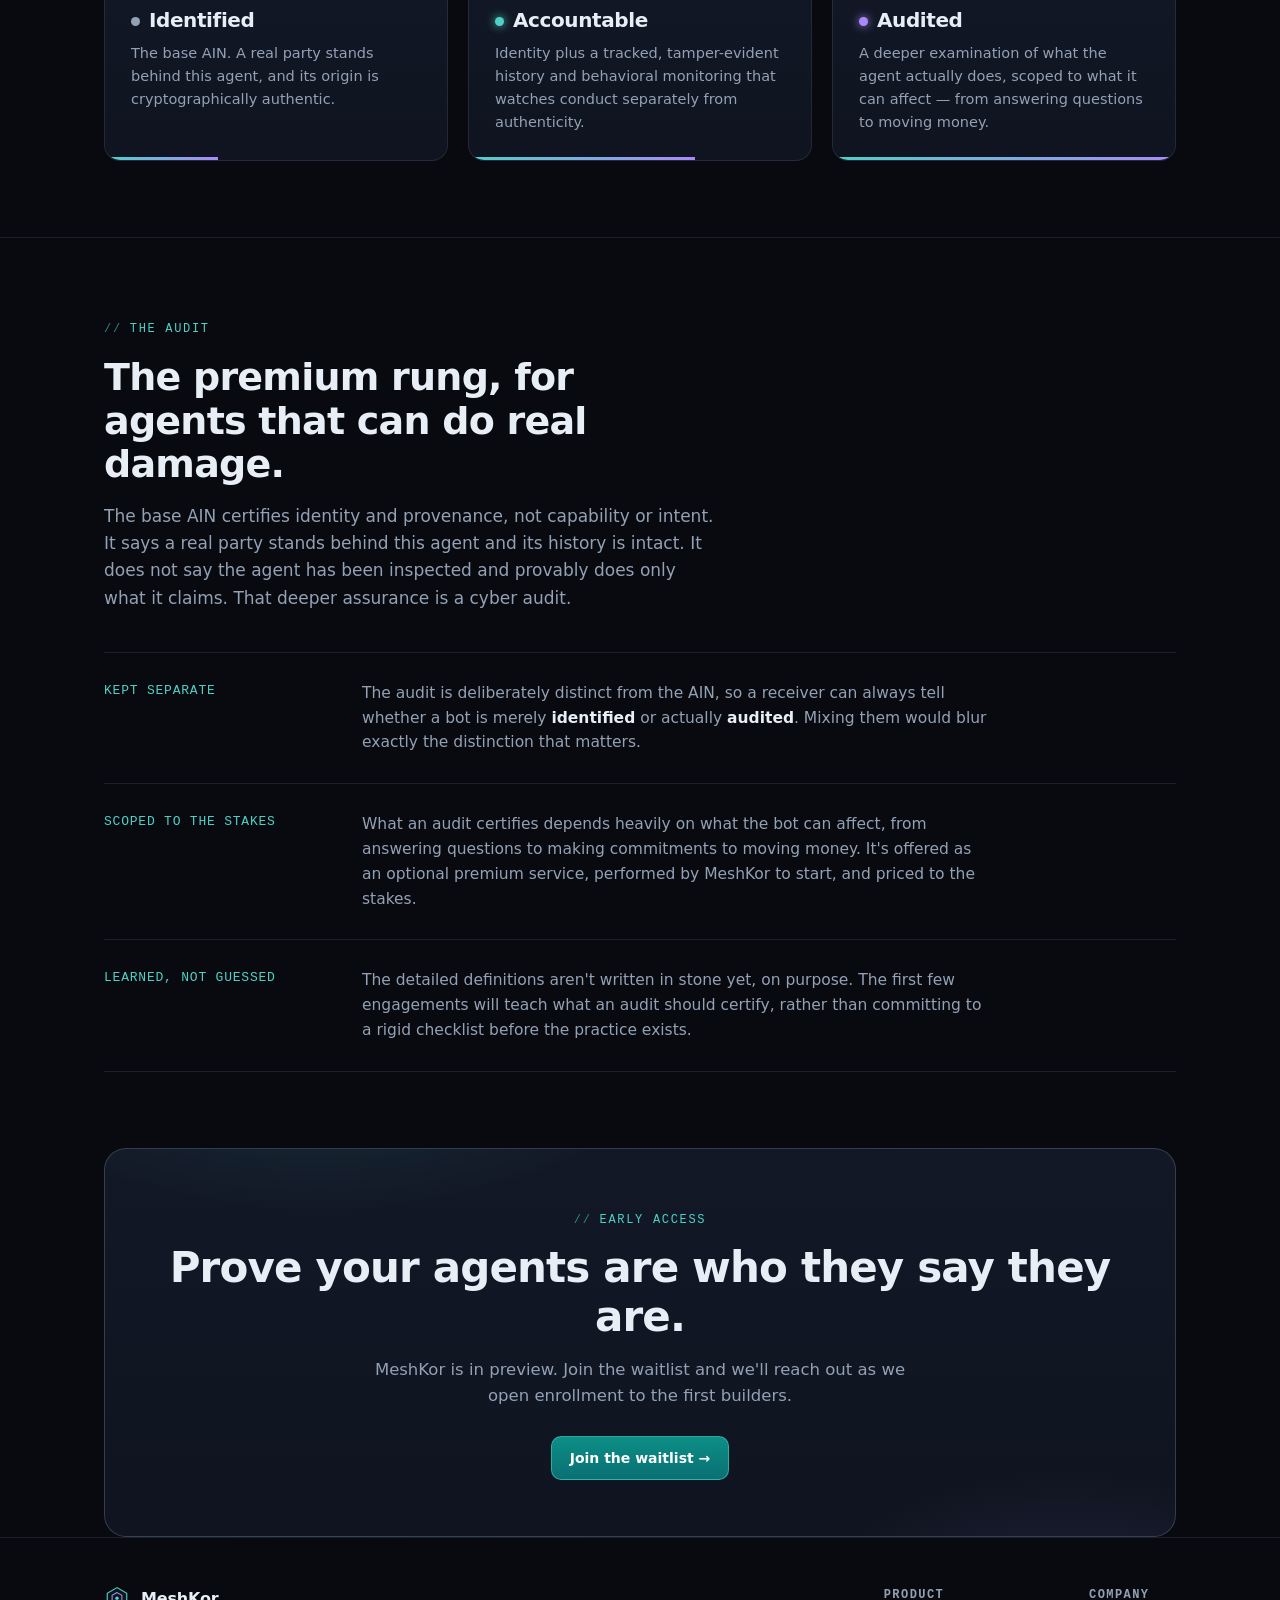
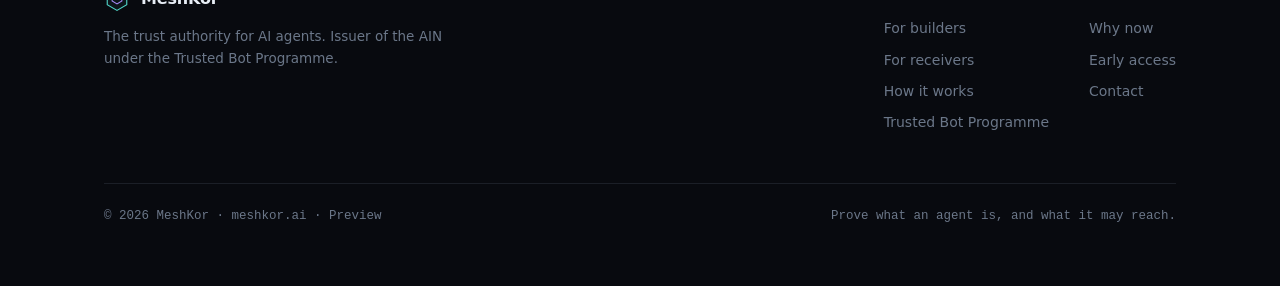
<file: programme.html>
<!DOCTYPE html>
<html lang="en">
<head>
<meta charset="UTF-8" />
<meta name="viewport" content="width=device-width, initial-scale=1.0" />
<title>The Trusted Bot Programme — the AIN and the trust ladder</title>
<meta name="description" content="One authority, one credential, three levels of assurance: identified, accountable, and audited. The AIN is issued under the Trusted Bot Programme." />
<meta name="robots" content="noindex, nofollow" />
<meta property="og:title" content="The Trusted Bot Programme — the AIN and the trust ladder" />
<meta property="og:description" content="One authority, one credential, three levels of assurance: identified, accountable, and audited. The AIN is issued under the Trusted Bot Programme." />
<meta property="og:type" content="website" />
<meta property="og:url" content="https://meshkor.ai/programme.html" />
<style>
  :root{
    --bg:#080a0f;
    --bg-2:#0b0e15;
    --panel:#0f1420;
    --panel-2:#121826;
    --line:rgba(146,163,190,0.14);
    --line-strong:rgba(146,163,190,0.28);
    --text:#e8eef6;
    --muted:#93a1b5;
    --muted-2:#6b7789;
    --teal:#4fd1c5;
    --teal-dim:#2b8a82;
    --violet:#a78bfa;
    --amber:#f4c46b;
    --green:#5fd18b;
    --red:#f2708b;
    --mono:ui-monospace,"SF Mono","JetBrains Mono","Cascadia Code",Menlo,Consolas,monospace;
    --sans:"Inter",ui-sans-serif,system-ui,-apple-system,"Segoe UI",Roboto,Helvetica,Arial,sans-serif;
    --maxw:1120px;
  }
  *{box-sizing:border-box}
  html{scroll-behavior:smooth}
  body{
    margin:0;background:var(--bg);color:var(--text);
    font-family:var(--sans);line-height:1.6;
    -webkit-font-smoothing:antialiased;text-rendering:optimizeLegibility;
    overflow-x:hidden;
  }
  a{color:inherit;text-decoration:none}
  ::selection{background:rgba(79,209,197,0.28)}
  h1,h2,h3{line-height:1.15;letter-spacing:-0.02em;margin:0}
  p{margin:0}
  .wrap{max-width:var(--maxw);margin:0 auto;padding:0 24px}
  .mono{font-family:var(--mono)}
  .label{
    font-family:var(--mono);font-size:12px;letter-spacing:0.14em;text-transform:uppercase;
    color:var(--teal);display:inline-flex;align-items:center;gap:8px;
  }
  .label::before{content:"//";color:var(--teal-dim)}
  .muted{color:var(--muted)}

  /* background field */
  .field{position:fixed;inset:0;z-index:0;pointer-events:none;
    background:
      radial-gradient(900px 480px at 78% -8%, rgba(79,209,197,0.10), transparent 60%),
      radial-gradient(700px 500px at 10% 8%, rgba(167,139,250,0.08), transparent 62%),
      linear-gradient(var(--bg),var(--bg));
  }
  .field::after{content:"";position:absolute;inset:0;opacity:0.5;
    background-image:
      linear-gradient(rgba(146,163,190,0.05) 1px,transparent 1px),
      linear-gradient(90deg,rgba(146,163,190,0.05) 1px,transparent 1px);
    background-size:64px 64px;
    mask-image:radial-gradient(1200px 700px at 60% 0%,#000 0%,transparent 75%);
    -webkit-mask-image:radial-gradient(1200px 700px at 60% 0%,#000 0%,transparent 75%);
  }
  main,header,footer{position:relative;z-index:1}

  /* nav */
  header{position:sticky;top:0;z-index:50;
    backdrop-filter:blur(12px);background:rgba(8,10,15,0.72);
    border-bottom:1px solid var(--line);
  }
  .nav{display:flex;align-items:center;justify-content:space-between;height:64px}
  .brand{display:flex;align-items:center;gap:11px;font-weight:650;letter-spacing:-0.01em}
  .brand .logo{width:26px;height:26px;display:block}
  .brand .pill{font-family:var(--mono);font-size:10px;letter-spacing:0.12em;text-transform:uppercase;
    color:var(--amber);border:1px solid rgba(244,196,107,0.35);border-radius:999px;padding:2px 8px;
    background:rgba(244,196,107,0.06)}
  .nav-links{display:flex;align-items:center;gap:28px}
  .nav-links a{font-size:14px;color:var(--muted);transition:color .15s}
  .nav-links a:hover{color:var(--text)}
  /* the CTA is an <a> inside .nav-links, so it needs to out-specify the muted link color */
  .nav-links a.btn-primary,.nav-links a.btn-primary:hover{color:#ffffff}
  .nav-links a.btn-ghost{color:var(--text)}
  .nav-links a.active{color:var(--text)}
  .nav-links a.active::after{content:"";display:block;height:2px;margin-top:5px;border-radius:2px;background:var(--teal)}
  .btn{
    display:inline-flex;align-items:center;gap:9px;font-family:var(--sans);font-size:14px;font-weight:600;
    padding:10px 18px;border-radius:10px;cursor:pointer;border:1px solid transparent;transition:.16s;white-space:nowrap;
  }
  .btn-primary{background:linear-gradient(180deg,#0c8f86,#0a6f73);color:#ffffff;border-color:rgba(79,209,197,0.55);font-weight:700}
  .btn-primary:hover{background:linear-gradient(180deg,#0fa89c,#0c8189);border-color:var(--teal);
    box-shadow:0 8px 30px -10px rgba(45,212,191,0.5)}
  .btn-ghost{background:transparent;color:var(--text);border-color:var(--line-strong)}
  .btn-ghost:hover{border-color:var(--teal);color:var(--teal)}
  .nav .btn{padding:8px 15px}
  @media(max-width:820px){.nav-links a:not(.btn){display:none}}

  /* hero */
  .hero{padding:96px 0 64px}
  .hero-grid{display:grid;grid-template-columns:1.05fr 0.95fr;gap:56px;align-items:center}
  .hero h1{font-size:clamp(38px,6vw,62px);font-weight:680;margin-top:20px}
  .hero h1 .accent{color:var(--teal)}
  .hero .lede{font-size:clamp(17px,2.1vw,20px);color:var(--muted);max-width:38ch;margin-top:22px}
  .hero .sub{margin-top:16px;color:var(--muted-2);max-width:46ch;font-size:15px}
  .hero-cta{display:flex;gap:12px;margin-top:34px;flex-wrap:wrap}
  .trustline{margin-top:30px;display:flex;gap:22px;flex-wrap:wrap;color:var(--muted-2);font-size:13px;font-family:var(--mono)}
  .trustline span{display:inline-flex;align-items:center;gap:8px}
  .dot{width:6px;height:6px;border-radius:50%;background:var(--teal);box-shadow:0 0 10px var(--teal)}
  @media(max-width:900px){.hero-grid{grid-template-columns:1fr;gap:40px}.hero{padding:64px 0 48px}}

  /* AIN credential card */
  .cred{position:relative;border-radius:18px;padding:1px;background:linear-gradient(150deg,rgba(79,209,197,0.5),rgba(167,139,250,0.35),rgba(146,163,190,0.08));
    box-shadow:0 40px 80px -40px rgba(0,0,0,0.9);}
  .cred-inner{background:linear-gradient(180deg,var(--panel-2),var(--panel));border-radius:17px;padding:26px 26px 22px;overflow:hidden}
  .cred-glow{position:absolute;width:240px;height:240px;right:-60px;top:-80px;border-radius:50%;
    background:radial-gradient(closest-side,rgba(79,209,197,0.35),transparent);filter:blur(10px);pointer-events:none}
  .cred-head{display:flex;justify-content:space-between;align-items:center;margin-bottom:22px}
  .cred-head .who{font-family:var(--mono);font-size:11px;letter-spacing:0.14em;text-transform:uppercase;color:var(--muted)}
  .chip{font-family:var(--mono);font-size:10px;letter-spacing:0.1em;text-transform:uppercase;color:var(--green);
    border:1px solid rgba(95,209,139,0.4);border-radius:999px;padding:3px 9px;background:rgba(95,209,139,0.08)}
  .ain{font-family:var(--mono);font-size:clamp(15px,2.3vw,20px);letter-spacing:0.01em;word-break:break-all;line-height:1.5}
  .ain .k{color:var(--teal)}.ain .t{color:var(--violet)}.ain .e{color:var(--text)}.ain .i{color:var(--amber)}.ain .h{color:var(--muted)}
  .ain-legend{display:grid;grid-template-columns:repeat(5,1fr);gap:8px;margin-top:18px}
  .ain-legend div{font-family:var(--mono);font-size:10px;color:var(--muted-2);letter-spacing:0.04em}
  .ain-legend b{display:block;font-weight:600;font-size:10.5px;margin-bottom:2px;letter-spacing:0.1em;text-transform:uppercase}
  .cred-foot{margin-top:22px;padding-top:18px;border-top:1px solid var(--line);display:flex;justify-content:space-between;gap:12px;flex-wrap:wrap}
  .cred-foot .stat{font-family:var(--mono);font-size:11px;color:var(--muted)}
  .cred-foot .stat b{color:var(--text);font-weight:600}
  .cred-foot .stat .ok{color:var(--green)}

  /* sections */
  section{padding:76px 0;border-top:1px solid var(--line)}
  .sec-head{max-width:60ch}
  .sec-head h2{font-size:clamp(26px,3.6vw,38px);font-weight:660;margin-top:16px}
  .sec-head p{color:var(--muted);margin-top:16px;font-size:17px}

  .cards{display:grid;gap:20px;margin-top:44px}
  .cards.two{grid-template-columns:1fr 1fr}
  .cards.three{grid-template-columns:repeat(3,1fr)}
  @media(max-width:860px){.cards.two,.cards.three{grid-template-columns:1fr}}
  .card{background:linear-gradient(180deg,var(--panel-2),var(--panel));border:1px solid var(--line);border-radius:16px;padding:26px;transition:.18s}
  .card:hover{border-color:var(--line-strong);transform:translateY(-2px)}
  .card .ico{width:38px;height:38px;border-radius:10px;display:flex;align-items:center;justify-content:center;
    border:1px solid var(--line-strong);background:rgba(79,209,197,0.06);margin-bottom:16px}
  .card h3{font-size:19px;font-weight:620}
  .card p{color:var(--muted);margin-top:10px;font-size:14.5px}
  .card .kv{margin-top:16px;font-family:var(--mono);font-size:12.5px;color:var(--muted-2)}
  .card .kv span{color:var(--teal)}

  /* two-door split */
  .doors{display:grid;grid-template-columns:1fr auto 1fr;gap:0;margin-top:44px;align-items:stretch}
  .door{background:linear-gradient(180deg,var(--panel-2),var(--panel));border:1px solid var(--line);padding:30px}
  .door:first-child{border-radius:16px 0 0 16px}
  .door:last-child{border-radius:0 16px 16px 0;border-left:none}
  .door .tag{font-family:var(--mono);font-size:11px;letter-spacing:0.14em;text-transform:uppercase}
  .door.build .tag{color:var(--teal)}
  .door.recv .tag{color:var(--violet)}
  .door h3{font-size:22px;margin-top:12px;font-weight:640}
  .door p{color:var(--muted);margin-top:12px;font-size:15px}
  .door ul{list-style:none;padding:0;margin:20px 0 0;display:flex;flex-direction:column;gap:11px}
  .door li{font-size:14px;color:var(--muted);display:flex;gap:11px;align-items:flex-start}
  .door li::before{content:"→";color:var(--teal);font-family:var(--mono);flex:none}
  .door.recv li::before{color:var(--violet)}
  .door .seq{margin-top:20px;font-family:var(--mono);font-size:11.5px;color:var(--muted-2)}
  .doors .divider{display:flex;align-items:center;justify-content:center;padding:0 4px;
    border-top:1px solid var(--line);border-bottom:1px solid var(--line);background:var(--bg-2)}
  .doors .divider span{font-family:var(--mono);font-size:11px;color:var(--muted-2);writing-mode:vertical-rl;text-orientation:mixed;
    letter-spacing:0.16em;text-transform:uppercase;padding:20px 0}
  @media(max-width:860px){.doors{grid-template-columns:1fr}.door:first-child{border-radius:16px 16px 0 0}
    .door:last-child{border-radius:0 0 16px 16px;border-left:1px solid var(--line);border-top:none}
    .doors .divider{border-left:1px solid var(--line);border-right:1px solid var(--line)}
    .doors .divider span{writing-mode:horizontal-tb;padding:10px 0}}

  /* how it works: pedigree diagram */
  .flow{margin-top:44px;background:linear-gradient(180deg,var(--panel-2),var(--panel));border:1px solid var(--line);border-radius:16px;padding:30px}
  .flow svg{width:100%;height:auto;display:block}
  .flow-note{margin-top:20px;color:var(--muted);font-size:14.5px;max-width:70ch}

  /* ladder */
  .ladder{display:grid;grid-template-columns:repeat(3,1fr);gap:20px;margin-top:44px}
  @media(max-width:860px){.ladder{grid-template-columns:1fr}}
  .rung{border:1px solid var(--line);border-radius:16px;padding:26px;position:relative;overflow:hidden;
    background:linear-gradient(180deg,var(--panel-2),var(--panel))}
  .rung .n{font-family:var(--mono);font-size:12px;color:var(--muted-2)}
  .rung h3{font-size:20px;margin-top:10px;font-weight:640}
  .rung h3 .b{width:9px;height:9px;border-radius:50%;display:inline-block;margin-right:9px;vertical-align:middle}
  .rung p{color:var(--muted);margin-top:10px;font-size:14.5px}
  .rung.r1 .b{background:var(--muted)}
  .rung.r2 .b{background:var(--teal);box-shadow:0 0 10px var(--teal)}
  .rung.r3 .b{background:var(--violet);box-shadow:0 0 10px var(--violet)}
  .rung .bar{position:absolute;left:0;bottom:0;height:3px;background:linear-gradient(90deg,var(--teal),var(--violet))}
  .rung.r1 .bar{width:33%}.rung.r2 .bar{width:66%}.rung.r3 .bar{width:100%}

  /* gap / quote */
  .gap-quote{margin-top:36px;border-left:2px solid var(--teal);padding:6px 0 6px 24px;
    font-size:clamp(20px,2.8vw,27px);font-weight:560;letter-spacing:-0.01em;line-height:1.35;max-width:24ch}
  .gap-quote .q{color:var(--teal)}
  .gap-body{color:var(--muted);margin-top:24px;font-size:16px;max-width:64ch}

  /* waitlist */
  .cta{border-top:1px solid var(--line)}
  .cta-box{background:
      radial-gradient(600px 300px at 20% -30%,rgba(79,209,197,0.14),transparent 60%),
      radial-gradient(500px 300px at 90% 130%,rgba(167,139,250,0.14),transparent 60%),
      linear-gradient(180deg,var(--panel-2),var(--panel));
    border:1px solid var(--line-strong);border-radius:22px;padding:clamp(32px,5vw,56px);text-align:center;position:relative;overflow:hidden}
  .cta-box h2{font-size:clamp(28px,4vw,42px);font-weight:680}
  .cta-box p{color:var(--muted);margin:16px auto 0;max-width:52ch;font-size:16.5px}
  form.wl{margin:32px auto 0;max-width:480px;display:flex;gap:10px}
  form.wl input{flex:1;background:rgba(8,10,15,0.7);border:1px solid var(--line-strong);border-radius:11px;
    padding:14px 16px;color:var(--text);font-family:var(--sans);font-size:15px;outline:none;transition:.15s}
  form.wl input:focus{border-color:var(--teal);box-shadow:0 0 0 3px rgba(79,209,197,0.14)}
  form.wl input::placeholder{color:var(--muted-2)}
  form.wl .btn-primary{padding:14px 22px}
  .wl-msg{margin-top:16px;font-size:14px;font-family:var(--mono);min-height:20px}
  .wl-msg.ok{color:var(--green)}.wl-msg.err{color:var(--red)}
  .cta-fine{margin-top:18px;font-size:12.5px;color:var(--muted-2);font-family:var(--mono)}
  @media(max-width:520px){form.wl{flex-direction:column}}

  /* footer */
  footer{border-top:1px solid var(--line);padding:48px 0 60px}
  .foot{display:flex;justify-content:space-between;align-items:flex-start;gap:30px;flex-wrap:wrap}
  .foot .brand{margin-bottom:14px}
  .foot p{color:var(--muted-2);font-size:13.5px;max-width:44ch}
  .foot-links{display:flex;gap:40px;flex-wrap:wrap}
  .foot-col b{font-size:12px;font-family:var(--mono);letter-spacing:0.12em;text-transform:uppercase;color:var(--muted);display:block;margin-bottom:12px}
  .foot-col a{display:block;color:var(--muted-2);font-size:14px;margin-bottom:9px;transition:.15s}
  .foot-col a:hover{color:var(--teal)}
  .foot-base{margin-top:40px;padding-top:22px;border-top:1px solid var(--line);display:flex;justify-content:space-between;gap:16px;flex-wrap:wrap;
    color:var(--muted-2);font-size:12.5px;font-family:var(--mono)}

  .reveal{opacity:0;transform:translateY(16px);transition:opacity .7s ease,transform .7s ease}
  .reveal.in{opacity:1;transform:none}
  @media(prefers-reduced-motion:reduce){.reveal{opacity:1;transform:none;transition:none}html{scroll-behavior:auto}}

  /* ---- interior pages ---- */
  .page-hero{padding:64px 0 20px;border-top:none}
  .crumb{font-family:var(--mono);font-size:12px;color:var(--muted-2);letter-spacing:0.04em;margin-bottom:22px}
  .crumb a{color:var(--muted-2)}.crumb a:hover{color:var(--teal)}.crumb .sep{margin:0 8px;color:var(--line-strong)}
  .page-hero h1{font-size:clamp(32px,5vw,52px);font-weight:680;margin-top:16px;max-width:18ch}
  .page-hero .lede{font-size:clamp(17px,2.1vw,20px);color:var(--muted);max-width:60ch;margin-top:20px}
  .page-hero .hero-cta{margin-top:28px}
  .prose{max-width:66ch}
  .prose p{color:var(--muted);font-size:16.5px;margin-top:18px}
  .prose p:first-child{margin-top:0}
  .prose strong{color:var(--text);font-weight:600}
  .anchor{scroll-margin-top:84px}
  /* pricing tiers */
  .tiers{display:grid;grid-template-columns:repeat(4,1fr);gap:16px;margin-top:44px}
  @media(max-width:960px){.tiers{grid-template-columns:1fr 1fr}}
  @media(max-width:560px){.tiers{grid-template-columns:1fr}}
  .tier{background:linear-gradient(180deg,var(--panel-2),var(--panel));border:1px solid var(--line);border-radius:16px;padding:24px;display:flex;flex-direction:column}
  .tier.feature{border-color:rgba(79,209,197,0.45);box-shadow:0 20px 60px -30px rgba(79,209,197,0.4)}
  .tier .tname{font-family:var(--mono);font-size:12px;letter-spacing:0.12em;text-transform:uppercase;color:var(--teal)}
  .tier.feature .tname{color:var(--teal)}
  .tier .price{font-size:24px;font-weight:680;margin-top:14px;letter-spacing:-0.02em}
  .tier .price small{display:block;font-size:12px;font-weight:400;color:var(--muted-2);font-family:var(--mono);margin-top:4px;letter-spacing:0.02em}
  .tier p{color:var(--muted);font-size:14px;margin-top:14px;flex:1}
  .tier .cap{margin-top:16px;font-family:var(--mono);font-size:12px;color:var(--muted-2)}
  .tier .cap b{color:var(--text);font-weight:600}
  /* labeled prose rows */
  .rows{margin-top:40px;border-top:1px solid var(--line)}
  .row{display:grid;grid-template-columns:230px 1fr;gap:28px;padding:28px 0;border-bottom:1px solid var(--line)}
  @media(max-width:760px){.row{grid-template-columns:1fr;gap:10px}}
  .row .rlabel{font-family:var(--mono);font-size:13px;letter-spacing:0.06em;color:var(--teal);text-transform:uppercase}
  .row .rbody{color:var(--muted);font-size:15.5px;max-width:64ch}
  .row .rbody strong{color:var(--text);font-weight:600}
  /* callout */
  .callout{margin-top:40px;border:1px solid var(--line-strong);border-left:2px solid var(--amber);border-radius:14px;
    background:linear-gradient(180deg,rgba(244,196,107,0.05),transparent);padding:24px 26px}
  .callout .k{font-family:var(--mono);font-size:12px;letter-spacing:0.12em;text-transform:uppercase;color:var(--amber)}
  .callout p{color:var(--muted);margin-top:12px;font-size:15.5px;max-width:70ch}
  .callout p strong{color:var(--text);font-weight:600}
  /* mini waitlist strip on interior pages */
  .strip{margin:0 0 0;padding:0}
  .strip .cta-box{border-radius:22px}
</style>
</head>
<body>
<div class="field" aria-hidden="true"></div>
<header>
  <div class="wrap nav">
    <a class="brand" href="index.html" aria-label="MeshKor home">
      <svg class="logo" viewBox="0 0 32 32" fill="none" aria-hidden="true"><path d="M16 2 4 9v14l12 7 12-7V9L16 2Z" stroke="#4fd1c5" stroke-width="1.4" fill="rgba(79,209,197,0.06)"/><path d="M16 8 10 11.5v7L16 22l6-3.5v-7L16 8Z" stroke="#a78bfa" stroke-width="1.3" fill="none"/><circle cx="16" cy="15" r="2.1" fill="#4fd1c5"/></svg><span>MeshKor</span><span class="pill">Preview</span>
    </a>
    <nav class="nav-links">
      <a href="builders.html">Builders</a><a href="receivers.html">Receivers</a><a href="how-it-works.html">How it works</a><a href="programme.html" class="active">Programme</a>
      <a class="btn btn-primary" href="index.html#waitlist">Join the waitlist</a>
    </nav>
  </div>
</header>
<main id="top">
  <section class="page-hero">
    <div class="wrap">
      <div class="crumb reveal"><a href="index.html">Home</a><span class="sep">/</span>Trusted Bot Programme</div>
      <span class="label reveal">The Trusted Bot Programme</span>
      <h1 class="reveal">One authority. One credential. Three levels of assurance.</h1>
      <p class="lede reveal">A bot joins the programme by getting certified, and membership is not a name on a list. It's the full envelope traveling with the bot, and every verification traces back to a single authority.</p>
    </div>
  </section>

  <section>
    <div class="wrap">
      <div class="sec-head reveal">
        <span class="label">The AIN</span>
        <h2>A passport for agents, structured like a UPC.</h2>
        <p>The Agent Identification Number is readable so it can be checked at a glance, sealed into a signed birth record so it can't be forged, and it binds the real-world identity by hash rather than carrying personal data in the clear.</p>
      </div>
      <div class="cred reveal" style="max-width:560px">
        <div class="cred-inner">
          <div class="cred-glow" aria-hidden="true"></div>
          <div class="cred-head"><span class="who">Agent Identification Number</span><span class="chip">&#9679; Certified</span></div>
          <div class="ain"><span class="k">KMC</span>.<span class="t">CMP</span>.<span class="e">acme7f3a</span>.<span class="i">0001</span>.<span class="h">9a2f&hellip;c71b</span></div>
          <div class="ain-legend"><div><b>Root</b>MeshKor</div><div><b>Type</b>Company</div><div><b>Entity</b>Operator</div><div><b>Instance</b>Agent #</div><div><b>Real-ID</b>Hash</div></div>
          <div class="cred-foot"><span class="stat">Origin&nbsp; <b class="ok">&#10003; authentic</b></span><span class="stat">History&nbsp; <b class="ok">&#10003; intact</b></span><span class="stat">Manifest&nbsp; <b>read &middot; query</b></span></div>
        </div>
      </div>
    </div>
  </section>

  <section id="ladder" class="anchor">
    <div class="wrap">
      <div class="sec-head reveal">
        <span class="label">The trust ladder</span>
        <h2>Identity is the base. Some receivers will want more.</h2>
        <p>The base AIN certifies who stands behind an agent and that its history is intact. It doesn't claim the agent has been inspected. Each rung is worth more to the receivers who care most, and the rungs are kept distinct so a receiver can always tell which one they're looking at.</p>
      </div>
      <div class="ladder">
        <div class="rung r1 reveal">
          <span class="n">01</span>
          <h3><span class="b"></span>Identified</h3>
          <p>The base AIN. A real party stands behind this agent, and its origin is cryptographically authentic.</p>
          <div class="bar"></div>
        </div>
        <div class="rung r2 reveal" style="transition-delay:.06s">
          <span class="n">02</span>
          <h3><span class="b"></span>Accountable</h3>
          <p>Identity plus a tracked, tamper-evident history and behavioral monitoring that watches conduct separately from authenticity.</p>
          <div class="bar"></div>
        </div>
        <div class="rung r3 reveal" style="transition-delay:.12s">
          <span class="n">03</span>
          <h3><span class="b"></span>Audited</h3>
          <p>A deeper examination of what the agent actually does, scoped to what it can affect — from answering questions to moving money.</p>
          <div class="bar"></div>
        </div>
      </div>
    </div>
  </section>

  <section>
    <div class="wrap">
      <div class="sec-head reveal">
        <span class="label">The audit</span>
        <h2>The premium rung, for agents that can do real damage.</h2>
        <p>The base AIN certifies identity and provenance, not capability or intent. It says a real party stands behind this agent and its history is intact. It does not say the agent has been inspected and provably does only what it claims. That deeper assurance is a cyber audit.</p>
      </div>
      <div class="rows reveal">
        <div class="row"><div class="rlabel">Kept separate</div><div class="rbody">The audit is deliberately distinct from the AIN, so a receiver can always tell whether a bot is merely <strong>identified</strong> or actually <strong>audited</strong>. Mixing them would blur exactly the distinction that matters.</div></div>
        <div class="row"><div class="rlabel">Scoped to the stakes</div><div class="rbody">What an audit certifies depends heavily on what the bot can affect, from answering questions to making commitments to moving money. It's offered as an optional premium service, performed by MeshKor to start, and priced to the stakes.</div></div>
        <div class="row"><div class="rlabel">Learned, not guessed</div><div class="rbody">The detailed definitions aren't written in stone yet, on purpose. The first few engagements will teach what an audit should certify, rather than committing to a rigid checklist before the practice exists.</div></div>
      </div>
    </div>
  </section>

  <section class="cta strip" style="border-top:none">
    <div class="wrap">
      <div class="cta-box reveal">
        <span class="label" style="justify-content:center">Early access</span>
        <h2 style="margin-top:14px">Prove your agents are who they say they are.</h2>
        <p>MeshKor is in preview. Join the waitlist and we'll reach out as we open enrollment to the first builders.</p>
        <a class="btn btn-primary" href="index.html#waitlist" style="margin-top:26px">Join the waitlist &rarr;</a>
      </div>
    </div>
  </section>
</main>
<footer>
  <div class="wrap">
    <div class="foot">
      <div>
        <a class="brand" href="index.html"><svg class="logo" viewBox="0 0 32 32" fill="none" aria-hidden="true"><path d="M16 2 4 9v14l12 7 12-7V9L16 2Z" stroke="#4fd1c5" stroke-width="1.4" fill="rgba(79,209,197,0.06)"/><path d="M16 8 10 11.5v7L16 22l6-3.5v-7L16 8Z" stroke="#a78bfa" stroke-width="1.3" fill="none"/><circle cx="16" cy="15" r="2.1" fill="#4fd1c5"/></svg><span>MeshKor</span></a>
        <p>The trust authority for AI agents. Issuer of the AIN under the Trusted Bot Programme.</p>
      </div>
      <div class="foot-links">
        <div class="foot-col">
          <b>Product</b>
          <a href="builders.html">For builders</a>
          <a href="receivers.html">For receivers</a>
          <a href="how-it-works.html">How it works</a>
          <a href="programme.html">Trusted Bot Programme</a>
        </div>
        <div class="foot-col">
          <b>Company</b>
          <a href="index.html#gap">Why now</a>
          <a href="index.html#waitlist">Early access</a>
          <a href="mailto:hello@meshkor.ai">Contact</a>
        </div>
      </div>
    </div>
    <div class="foot-base">
      <span>© 2026 MeshKor · meshkor.ai · Preview</span>
      <span>Prove what an agent is, and what it may reach.</span>
    </div>
  </div>
</footer>
<script>
  (function(){var els=document.querySelectorAll('.reveal');
   if(!('IntersectionObserver' in window)){els.forEach(function(e){e.classList.add('in')});return;}
   var io=new IntersectionObserver(function(en){en.forEach(function(e){if(e.isIntersecting){e.target.classList.add('in');io.unobserve(e.target);}})},{threshold:0.12,rootMargin:'0px 0px -8% 0px'});
   els.forEach(function(e){io.observe(e)});})();
</script>
</body>
</html>
</file>
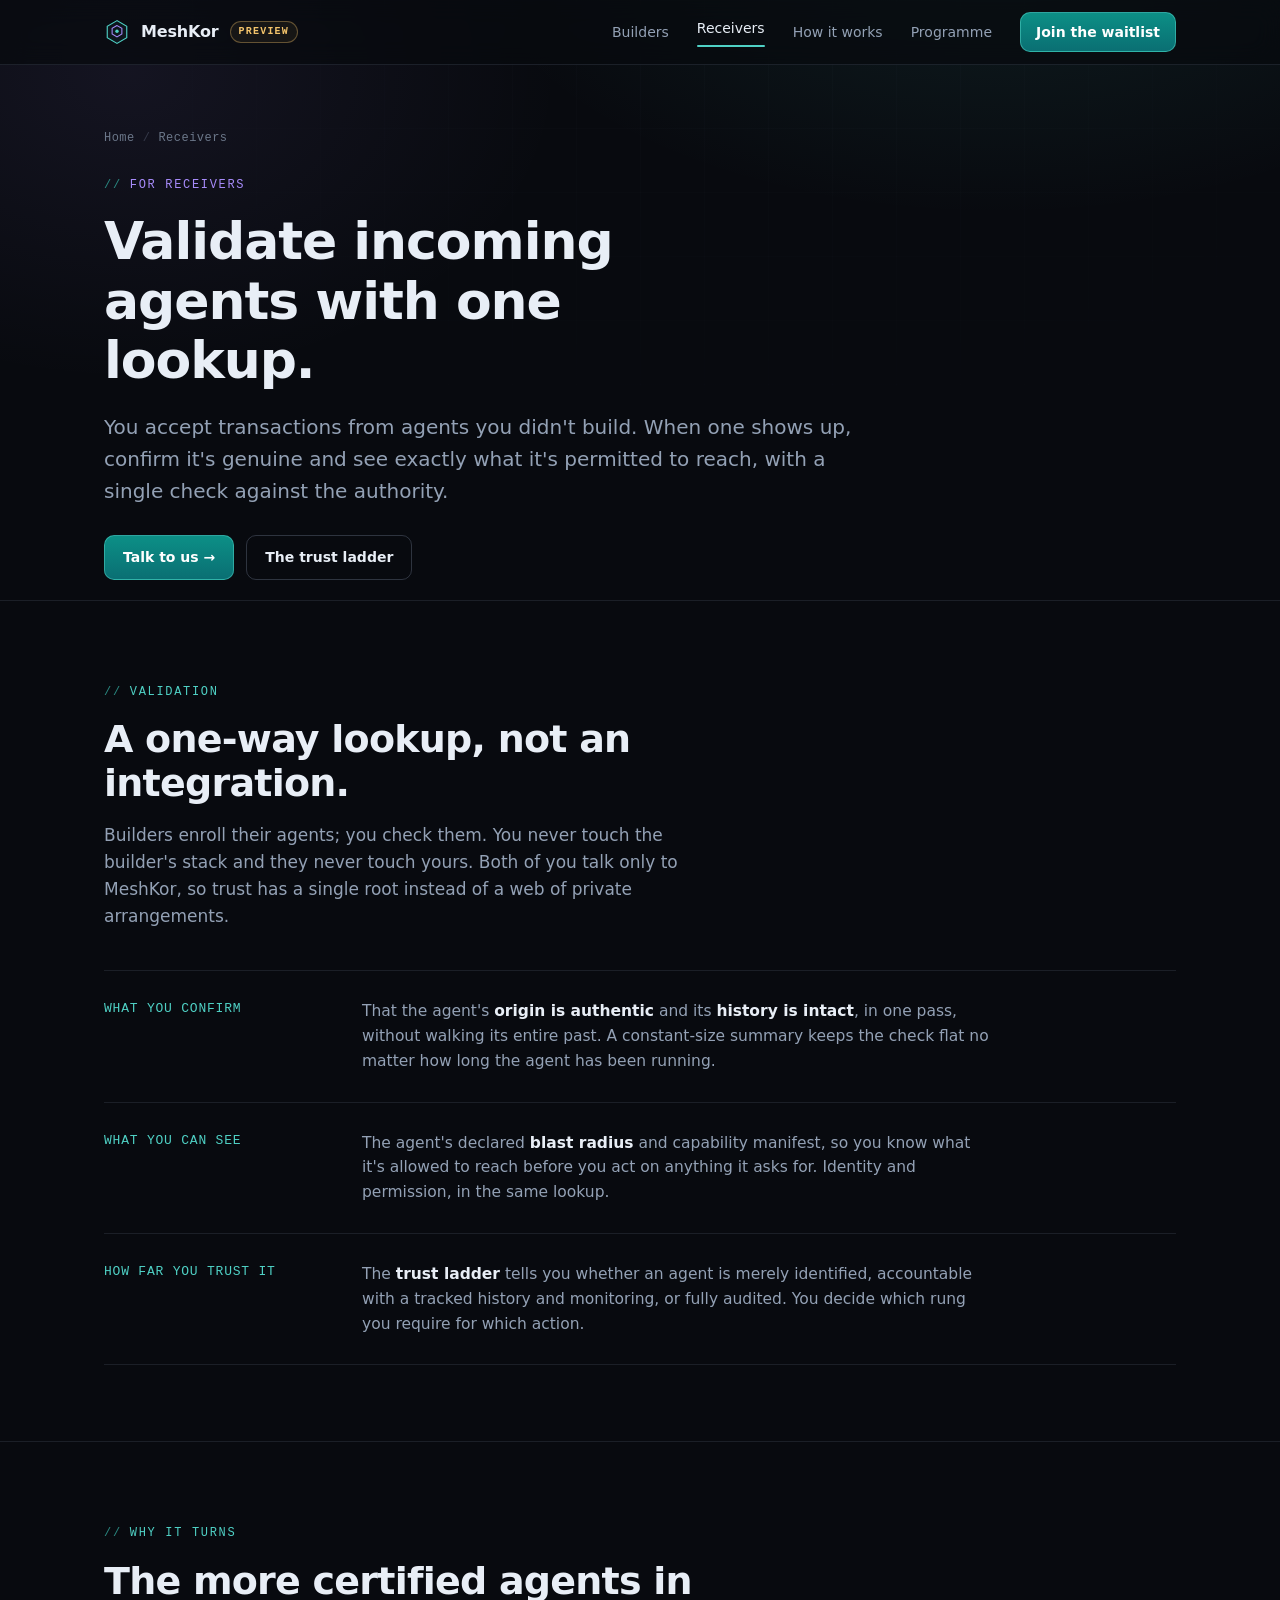
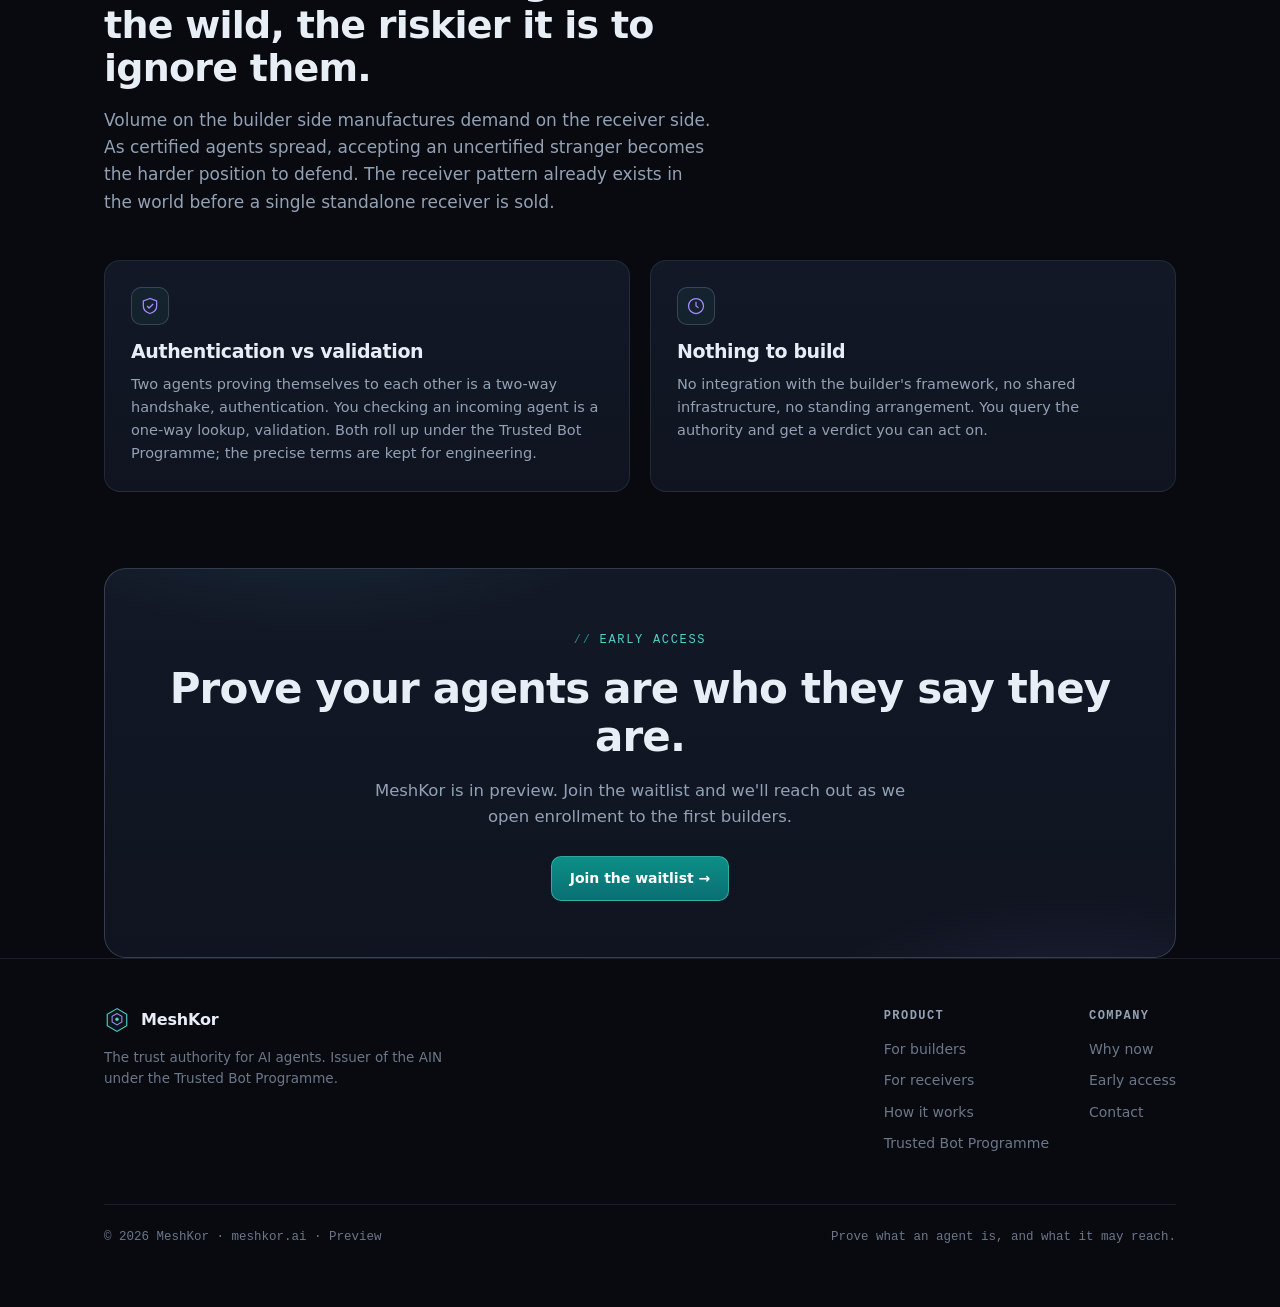
<file: receivers.html>
<!DOCTYPE html>
<html lang="en">
<head>
<meta charset="UTF-8" />
<meta name="viewport" content="width=device-width, initial-scale=1.0" />
<title>MeshKor for receivers — validate incoming agents</title>
<meta name="description" content="Confirm an incoming agent is genuine and see what it's permitted to reach, with one lookup against the authority. No integration with the builder's stack required." />
<meta name="robots" content="noindex, nofollow" />
<meta property="og:title" content="MeshKor for receivers — validate incoming agents" />
<meta property="og:description" content="Confirm an incoming agent is genuine and see what it's permitted to reach, with one lookup against the authority. No integration with the builder's stack required." />
<meta property="og:type" content="website" />
<meta property="og:url" content="https://meshkor.ai/receivers.html" />
<style>
  :root{
    --bg:#080a0f;
    --bg-2:#0b0e15;
    --panel:#0f1420;
    --panel-2:#121826;
    --line:rgba(146,163,190,0.14);
    --line-strong:rgba(146,163,190,0.28);
    --text:#e8eef6;
    --muted:#93a1b5;
    --muted-2:#6b7789;
    --teal:#4fd1c5;
    --teal-dim:#2b8a82;
    --violet:#a78bfa;
    --amber:#f4c46b;
    --green:#5fd18b;
    --red:#f2708b;
    --mono:ui-monospace,"SF Mono","JetBrains Mono","Cascadia Code",Menlo,Consolas,monospace;
    --sans:"Inter",ui-sans-serif,system-ui,-apple-system,"Segoe UI",Roboto,Helvetica,Arial,sans-serif;
    --maxw:1120px;
  }
  *{box-sizing:border-box}
  html{scroll-behavior:smooth}
  body{
    margin:0;background:var(--bg);color:var(--text);
    font-family:var(--sans);line-height:1.6;
    -webkit-font-smoothing:antialiased;text-rendering:optimizeLegibility;
    overflow-x:hidden;
  }
  a{color:inherit;text-decoration:none}
  ::selection{background:rgba(79,209,197,0.28)}
  h1,h2,h3{line-height:1.15;letter-spacing:-0.02em;margin:0}
  p{margin:0}
  .wrap{max-width:var(--maxw);margin:0 auto;padding:0 24px}
  .mono{font-family:var(--mono)}
  .label{
    font-family:var(--mono);font-size:12px;letter-spacing:0.14em;text-transform:uppercase;
    color:var(--teal);display:inline-flex;align-items:center;gap:8px;
  }
  .label::before{content:"//";color:var(--teal-dim)}
  .muted{color:var(--muted)}

  /* background field */
  .field{position:fixed;inset:0;z-index:0;pointer-events:none;
    background:
      radial-gradient(900px 480px at 78% -8%, rgba(79,209,197,0.10), transparent 60%),
      radial-gradient(700px 500px at 10% 8%, rgba(167,139,250,0.08), transparent 62%),
      linear-gradient(var(--bg),var(--bg));
  }
  .field::after{content:"";position:absolute;inset:0;opacity:0.5;
    background-image:
      linear-gradient(rgba(146,163,190,0.05) 1px,transparent 1px),
      linear-gradient(90deg,rgba(146,163,190,0.05) 1px,transparent 1px);
    background-size:64px 64px;
    mask-image:radial-gradient(1200px 700px at 60% 0%,#000 0%,transparent 75%);
    -webkit-mask-image:radial-gradient(1200px 700px at 60% 0%,#000 0%,transparent 75%);
  }
  main,header,footer{position:relative;z-index:1}

  /* nav */
  header{position:sticky;top:0;z-index:50;
    backdrop-filter:blur(12px);background:rgba(8,10,15,0.72);
    border-bottom:1px solid var(--line);
  }
  .nav{display:flex;align-items:center;justify-content:space-between;height:64px}
  .brand{display:flex;align-items:center;gap:11px;font-weight:650;letter-spacing:-0.01em}
  .brand .logo{width:26px;height:26px;display:block}
  .brand .pill{font-family:var(--mono);font-size:10px;letter-spacing:0.12em;text-transform:uppercase;
    color:var(--amber);border:1px solid rgba(244,196,107,0.35);border-radius:999px;padding:2px 8px;
    background:rgba(244,196,107,0.06)}
  .nav-links{display:flex;align-items:center;gap:28px}
  .nav-links a{font-size:14px;color:var(--muted);transition:color .15s}
  .nav-links a:hover{color:var(--text)}
  /* the CTA is an <a> inside .nav-links, so it needs to out-specify the muted link color */
  .nav-links a.btn-primary,.nav-links a.btn-primary:hover{color:#ffffff}
  .nav-links a.btn-ghost{color:var(--text)}
  .nav-links a.active{color:var(--text)}
  .nav-links a.active::after{content:"";display:block;height:2px;margin-top:5px;border-radius:2px;background:var(--teal)}
  .btn{
    display:inline-flex;align-items:center;gap:9px;font-family:var(--sans);font-size:14px;font-weight:600;
    padding:10px 18px;border-radius:10px;cursor:pointer;border:1px solid transparent;transition:.16s;white-space:nowrap;
  }
  .btn-primary{background:linear-gradient(180deg,#0c8f86,#0a6f73);color:#ffffff;border-color:rgba(79,209,197,0.55);font-weight:700}
  .btn-primary:hover{background:linear-gradient(180deg,#0fa89c,#0c8189);border-color:var(--teal);
    box-shadow:0 8px 30px -10px rgba(45,212,191,0.5)}
  .btn-ghost{background:transparent;color:var(--text);border-color:var(--line-strong)}
  .btn-ghost:hover{border-color:var(--teal);color:var(--teal)}
  .nav .btn{padding:8px 15px}
  @media(max-width:820px){.nav-links a:not(.btn){display:none}}

  /* hero */
  .hero{padding:96px 0 64px}
  .hero-grid{display:grid;grid-template-columns:1.05fr 0.95fr;gap:56px;align-items:center}
  .hero h1{font-size:clamp(38px,6vw,62px);font-weight:680;margin-top:20px}
  .hero h1 .accent{color:var(--teal)}
  .hero .lede{font-size:clamp(17px,2.1vw,20px);color:var(--muted);max-width:38ch;margin-top:22px}
  .hero .sub{margin-top:16px;color:var(--muted-2);max-width:46ch;font-size:15px}
  .hero-cta{display:flex;gap:12px;margin-top:34px;flex-wrap:wrap}
  .trustline{margin-top:30px;display:flex;gap:22px;flex-wrap:wrap;color:var(--muted-2);font-size:13px;font-family:var(--mono)}
  .trustline span{display:inline-flex;align-items:center;gap:8px}
  .dot{width:6px;height:6px;border-radius:50%;background:var(--teal);box-shadow:0 0 10px var(--teal)}
  @media(max-width:900px){.hero-grid{grid-template-columns:1fr;gap:40px}.hero{padding:64px 0 48px}}

  /* AIN credential card */
  .cred{position:relative;border-radius:18px;padding:1px;background:linear-gradient(150deg,rgba(79,209,197,0.5),rgba(167,139,250,0.35),rgba(146,163,190,0.08));
    box-shadow:0 40px 80px -40px rgba(0,0,0,0.9);}
  .cred-inner{background:linear-gradient(180deg,var(--panel-2),var(--panel));border-radius:17px;padding:26px 26px 22px;overflow:hidden}
  .cred-glow{position:absolute;width:240px;height:240px;right:-60px;top:-80px;border-radius:50%;
    background:radial-gradient(closest-side,rgba(79,209,197,0.35),transparent);filter:blur(10px);pointer-events:none}
  .cred-head{display:flex;justify-content:space-between;align-items:center;margin-bottom:22px}
  .cred-head .who{font-family:var(--mono);font-size:11px;letter-spacing:0.14em;text-transform:uppercase;color:var(--muted)}
  .chip{font-family:var(--mono);font-size:10px;letter-spacing:0.1em;text-transform:uppercase;color:var(--green);
    border:1px solid rgba(95,209,139,0.4);border-radius:999px;padding:3px 9px;background:rgba(95,209,139,0.08)}
  .ain{font-family:var(--mono);font-size:clamp(15px,2.3vw,20px);letter-spacing:0.01em;word-break:break-all;line-height:1.5}
  .ain .k{color:var(--teal)}.ain .t{color:var(--violet)}.ain .e{color:var(--text)}.ain .i{color:var(--amber)}.ain .h{color:var(--muted)}
  .ain-legend{display:grid;grid-template-columns:repeat(5,1fr);gap:8px;margin-top:18px}
  .ain-legend div{font-family:var(--mono);font-size:10px;color:var(--muted-2);letter-spacing:0.04em}
  .ain-legend b{display:block;font-weight:600;font-size:10.5px;margin-bottom:2px;letter-spacing:0.1em;text-transform:uppercase}
  .cred-foot{margin-top:22px;padding-top:18px;border-top:1px solid var(--line);display:flex;justify-content:space-between;gap:12px;flex-wrap:wrap}
  .cred-foot .stat{font-family:var(--mono);font-size:11px;color:var(--muted)}
  .cred-foot .stat b{color:var(--text);font-weight:600}
  .cred-foot .stat .ok{color:var(--green)}

  /* sections */
  section{padding:76px 0;border-top:1px solid var(--line)}
  .sec-head{max-width:60ch}
  .sec-head h2{font-size:clamp(26px,3.6vw,38px);font-weight:660;margin-top:16px}
  .sec-head p{color:var(--muted);margin-top:16px;font-size:17px}

  .cards{display:grid;gap:20px;margin-top:44px}
  .cards.two{grid-template-columns:1fr 1fr}
  .cards.three{grid-template-columns:repeat(3,1fr)}
  @media(max-width:860px){.cards.two,.cards.three{grid-template-columns:1fr}}
  .card{background:linear-gradient(180deg,var(--panel-2),var(--panel));border:1px solid var(--line);border-radius:16px;padding:26px;transition:.18s}
  .card:hover{border-color:var(--line-strong);transform:translateY(-2px)}
  .card .ico{width:38px;height:38px;border-radius:10px;display:flex;align-items:center;justify-content:center;
    border:1px solid var(--line-strong);background:rgba(79,209,197,0.06);margin-bottom:16px}
  .card h3{font-size:19px;font-weight:620}
  .card p{color:var(--muted);margin-top:10px;font-size:14.5px}
  .card .kv{margin-top:16px;font-family:var(--mono);font-size:12.5px;color:var(--muted-2)}
  .card .kv span{color:var(--teal)}

  /* two-door split */
  .doors{display:grid;grid-template-columns:1fr auto 1fr;gap:0;margin-top:44px;align-items:stretch}
  .door{background:linear-gradient(180deg,var(--panel-2),var(--panel));border:1px solid var(--line);padding:30px}
  .door:first-child{border-radius:16px 0 0 16px}
  .door:last-child{border-radius:0 16px 16px 0;border-left:none}
  .door .tag{font-family:var(--mono);font-size:11px;letter-spacing:0.14em;text-transform:uppercase}
  .door.build .tag{color:var(--teal)}
  .door.recv .tag{color:var(--violet)}
  .door h3{font-size:22px;margin-top:12px;font-weight:640}
  .door p{color:var(--muted);margin-top:12px;font-size:15px}
  .door ul{list-style:none;padding:0;margin:20px 0 0;display:flex;flex-direction:column;gap:11px}
  .door li{font-size:14px;color:var(--muted);display:flex;gap:11px;align-items:flex-start}
  .door li::before{content:"→";color:var(--teal);font-family:var(--mono);flex:none}
  .door.recv li::before{color:var(--violet)}
  .door .seq{margin-top:20px;font-family:var(--mono);font-size:11.5px;color:var(--muted-2)}
  .doors .divider{display:flex;align-items:center;justify-content:center;padding:0 4px;
    border-top:1px solid var(--line);border-bottom:1px solid var(--line);background:var(--bg-2)}
  .doors .divider span{font-family:var(--mono);font-size:11px;color:var(--muted-2);writing-mode:vertical-rl;text-orientation:mixed;
    letter-spacing:0.16em;text-transform:uppercase;padding:20px 0}
  @media(max-width:860px){.doors{grid-template-columns:1fr}.door:first-child{border-radius:16px 16px 0 0}
    .door:last-child{border-radius:0 0 16px 16px;border-left:1px solid var(--line);border-top:none}
    .doors .divider{border-left:1px solid var(--line);border-right:1px solid var(--line)}
    .doors .divider span{writing-mode:horizontal-tb;padding:10px 0}}

  /* how it works: pedigree diagram */
  .flow{margin-top:44px;background:linear-gradient(180deg,var(--panel-2),var(--panel));border:1px solid var(--line);border-radius:16px;padding:30px}
  .flow svg{width:100%;height:auto;display:block}
  .flow-note{margin-top:20px;color:var(--muted);font-size:14.5px;max-width:70ch}

  /* ladder */
  .ladder{display:grid;grid-template-columns:repeat(3,1fr);gap:20px;margin-top:44px}
  @media(max-width:860px){.ladder{grid-template-columns:1fr}}
  .rung{border:1px solid var(--line);border-radius:16px;padding:26px;position:relative;overflow:hidden;
    background:linear-gradient(180deg,var(--panel-2),var(--panel))}
  .rung .n{font-family:var(--mono);font-size:12px;color:var(--muted-2)}
  .rung h3{font-size:20px;margin-top:10px;font-weight:640}
  .rung h3 .b{width:9px;height:9px;border-radius:50%;display:inline-block;margin-right:9px;vertical-align:middle}
  .rung p{color:var(--muted);margin-top:10px;font-size:14.5px}
  .rung.r1 .b{background:var(--muted)}
  .rung.r2 .b{background:var(--teal);box-shadow:0 0 10px var(--teal)}
  .rung.r3 .b{background:var(--violet);box-shadow:0 0 10px var(--violet)}
  .rung .bar{position:absolute;left:0;bottom:0;height:3px;background:linear-gradient(90deg,var(--teal),var(--violet))}
  .rung.r1 .bar{width:33%}.rung.r2 .bar{width:66%}.rung.r3 .bar{width:100%}

  /* gap / quote */
  .gap-quote{margin-top:36px;border-left:2px solid var(--teal);padding:6px 0 6px 24px;
    font-size:clamp(20px,2.8vw,27px);font-weight:560;letter-spacing:-0.01em;line-height:1.35;max-width:24ch}
  .gap-quote .q{color:var(--teal)}
  .gap-body{color:var(--muted);margin-top:24px;font-size:16px;max-width:64ch}

  /* waitlist */
  .cta{border-top:1px solid var(--line)}
  .cta-box{background:
      radial-gradient(600px 300px at 20% -30%,rgba(79,209,197,0.14),transparent 60%),
      radial-gradient(500px 300px at 90% 130%,rgba(167,139,250,0.14),transparent 60%),
      linear-gradient(180deg,var(--panel-2),var(--panel));
    border:1px solid var(--line-strong);border-radius:22px;padding:clamp(32px,5vw,56px);text-align:center;position:relative;overflow:hidden}
  .cta-box h2{font-size:clamp(28px,4vw,42px);font-weight:680}
  .cta-box p{color:var(--muted);margin:16px auto 0;max-width:52ch;font-size:16.5px}
  form.wl{margin:32px auto 0;max-width:480px;display:flex;gap:10px}
  form.wl input{flex:1;background:rgba(8,10,15,0.7);border:1px solid var(--line-strong);border-radius:11px;
    padding:14px 16px;color:var(--text);font-family:var(--sans);font-size:15px;outline:none;transition:.15s}
  form.wl input:focus{border-color:var(--teal);box-shadow:0 0 0 3px rgba(79,209,197,0.14)}
  form.wl input::placeholder{color:var(--muted-2)}
  form.wl .btn-primary{padding:14px 22px}
  .wl-msg{margin-top:16px;font-size:14px;font-family:var(--mono);min-height:20px}
  .wl-msg.ok{color:var(--green)}.wl-msg.err{color:var(--red)}
  .cta-fine{margin-top:18px;font-size:12.5px;color:var(--muted-2);font-family:var(--mono)}
  @media(max-width:520px){form.wl{flex-direction:column}}

  /* footer */
  footer{border-top:1px solid var(--line);padding:48px 0 60px}
  .foot{display:flex;justify-content:space-between;align-items:flex-start;gap:30px;flex-wrap:wrap}
  .foot .brand{margin-bottom:14px}
  .foot p{color:var(--muted-2);font-size:13.5px;max-width:44ch}
  .foot-links{display:flex;gap:40px;flex-wrap:wrap}
  .foot-col b{font-size:12px;font-family:var(--mono);letter-spacing:0.12em;text-transform:uppercase;color:var(--muted);display:block;margin-bottom:12px}
  .foot-col a{display:block;color:var(--muted-2);font-size:14px;margin-bottom:9px;transition:.15s}
  .foot-col a:hover{color:var(--teal)}
  .foot-base{margin-top:40px;padding-top:22px;border-top:1px solid var(--line);display:flex;justify-content:space-between;gap:16px;flex-wrap:wrap;
    color:var(--muted-2);font-size:12.5px;font-family:var(--mono)}

  .reveal{opacity:0;transform:translateY(16px);transition:opacity .7s ease,transform .7s ease}
  .reveal.in{opacity:1;transform:none}
  @media(prefers-reduced-motion:reduce){.reveal{opacity:1;transform:none;transition:none}html{scroll-behavior:auto}}

  /* ---- interior pages ---- */
  .page-hero{padding:64px 0 20px;border-top:none}
  .crumb{font-family:var(--mono);font-size:12px;color:var(--muted-2);letter-spacing:0.04em;margin-bottom:22px}
  .crumb a{color:var(--muted-2)}.crumb a:hover{color:var(--teal)}.crumb .sep{margin:0 8px;color:var(--line-strong)}
  .page-hero h1{font-size:clamp(32px,5vw,52px);font-weight:680;margin-top:16px;max-width:18ch}
  .page-hero .lede{font-size:clamp(17px,2.1vw,20px);color:var(--muted);max-width:60ch;margin-top:20px}
  .page-hero .hero-cta{margin-top:28px}
  .prose{max-width:66ch}
  .prose p{color:var(--muted);font-size:16.5px;margin-top:18px}
  .prose p:first-child{margin-top:0}
  .prose strong{color:var(--text);font-weight:600}
  .anchor{scroll-margin-top:84px}
  /* pricing tiers */
  .tiers{display:grid;grid-template-columns:repeat(4,1fr);gap:16px;margin-top:44px}
  @media(max-width:960px){.tiers{grid-template-columns:1fr 1fr}}
  @media(max-width:560px){.tiers{grid-template-columns:1fr}}
  .tier{background:linear-gradient(180deg,var(--panel-2),var(--panel));border:1px solid var(--line);border-radius:16px;padding:24px;display:flex;flex-direction:column}
  .tier.feature{border-color:rgba(79,209,197,0.45);box-shadow:0 20px 60px -30px rgba(79,209,197,0.4)}
  .tier .tname{font-family:var(--mono);font-size:12px;letter-spacing:0.12em;text-transform:uppercase;color:var(--teal)}
  .tier.feature .tname{color:var(--teal)}
  .tier .price{font-size:24px;font-weight:680;margin-top:14px;letter-spacing:-0.02em}
  .tier .price small{display:block;font-size:12px;font-weight:400;color:var(--muted-2);font-family:var(--mono);margin-top:4px;letter-spacing:0.02em}
  .tier p{color:var(--muted);font-size:14px;margin-top:14px;flex:1}
  .tier .cap{margin-top:16px;font-family:var(--mono);font-size:12px;color:var(--muted-2)}
  .tier .cap b{color:var(--text);font-weight:600}
  /* labeled prose rows */
  .rows{margin-top:40px;border-top:1px solid var(--line)}
  .row{display:grid;grid-template-columns:230px 1fr;gap:28px;padding:28px 0;border-bottom:1px solid var(--line)}
  @media(max-width:760px){.row{grid-template-columns:1fr;gap:10px}}
  .row .rlabel{font-family:var(--mono);font-size:13px;letter-spacing:0.06em;color:var(--teal);text-transform:uppercase}
  .row .rbody{color:var(--muted);font-size:15.5px;max-width:64ch}
  .row .rbody strong{color:var(--text);font-weight:600}
  /* callout */
  .callout{margin-top:40px;border:1px solid var(--line-strong);border-left:2px solid var(--amber);border-radius:14px;
    background:linear-gradient(180deg,rgba(244,196,107,0.05),transparent);padding:24px 26px}
  .callout .k{font-family:var(--mono);font-size:12px;letter-spacing:0.12em;text-transform:uppercase;color:var(--amber)}
  .callout p{color:var(--muted);margin-top:12px;font-size:15.5px;max-width:70ch}
  .callout p strong{color:var(--text);font-weight:600}
  /* mini waitlist strip on interior pages */
  .strip{margin:0 0 0;padding:0}
  .strip .cta-box{border-radius:22px}
</style>
</head>
<body>
<div class="field" aria-hidden="true"></div>
<header>
  <div class="wrap nav">
    <a class="brand" href="index.html" aria-label="MeshKor home">
      <svg class="logo" viewBox="0 0 32 32" fill="none" aria-hidden="true"><path d="M16 2 4 9v14l12 7 12-7V9L16 2Z" stroke="#4fd1c5" stroke-width="1.4" fill="rgba(79,209,197,0.06)"/><path d="M16 8 10 11.5v7L16 22l6-3.5v-7L16 8Z" stroke="#a78bfa" stroke-width="1.3" fill="none"/><circle cx="16" cy="15" r="2.1" fill="#4fd1c5"/></svg><span>MeshKor</span><span class="pill">Preview</span>
    </a>
    <nav class="nav-links">
      <a href="builders.html">Builders</a><a href="receivers.html" class="active">Receivers</a><a href="how-it-works.html">How it works</a><a href="programme.html">Programme</a>
      <a class="btn btn-primary" href="index.html#waitlist">Join the waitlist</a>
    </nav>
  </div>
</header>
<main id="top">
  <section class="page-hero">
    <div class="wrap">
      <div class="crumb reveal"><a href="index.html">Home</a><span class="sep">/</span>Receivers</div>
      <span class="label reveal" style="color:var(--violet)">For receivers</span>
      <h1 class="reveal">Validate incoming agents with one lookup.</h1>
      <p class="lede reveal">You accept transactions from agents you didn't build. When one shows up, confirm it's genuine and see exactly what it's permitted to reach, with a single check against the authority.</p>
      <div class="hero-cta reveal"><a class="btn btn-primary" href="index.html#waitlist">Talk to us &rarr;</a><a class="btn btn-ghost" href="programme.html">The trust ladder</a></div>
    </div>
  </section>

  <section>
    <div class="wrap">
      <div class="sec-head reveal">
        <span class="label">Validation</span>
        <h2>A one-way lookup, not an integration.</h2>
        <p>Builders enroll their agents; you check them. You never touch the builder's stack and they never touch yours. Both of you talk only to MeshKor, so trust has a single root instead of a web of private arrangements.</p>
      </div>
      <div class="rows reveal">
        <div class="row"><div class="rlabel">What you confirm</div><div class="rbody">That the agent's <strong>origin is authentic</strong> and its <strong>history is intact</strong>, in one pass, without walking its entire past. A constant-size summary keeps the check flat no matter how long the agent has been running.</div></div>
        <div class="row"><div class="rlabel">What you can see</div><div class="rbody">The agent's declared <strong>blast radius</strong> and capability manifest, so you know what it's allowed to reach before you act on anything it asks for. Identity and permission, in the same lookup.</div></div>
        <div class="row"><div class="rlabel">How far you trust it</div><div class="rbody">The <strong>trust ladder</strong> tells you whether an agent is merely identified, accountable with a tracked history and monitoring, or fully audited. You decide which rung you require for which action.</div></div>
      </div>
    </div>
  </section>

  <section>
    <div class="wrap">
      <div class="sec-head reveal">
        <span class="label">Why it turns</span>
        <h2>The more certified agents in the wild, the riskier it is to ignore them.</h2>
        <p>Volume on the builder side manufactures demand on the receiver side. As certified agents spread, accepting an uncertified stranger becomes the harder position to defend. The receiver pattern already exists in the world before a single standalone receiver is sold.</p>
      </div>
      <div class="cards two">
        <div class="card reveal"><div class="ico" aria-hidden="true"><svg width="20" height="20" viewBox="0 0 24 24" fill="none"><path d="M12 3 4 6v6c0 4.5 3.2 7.7 8 9 4.8-1.3 8-4.5 8-9V6l-8-3Z" stroke="#a78bfa" stroke-width="1.5"/><path d="m8.5 12 2.4 2.4L15.8 9.6" stroke="#a78bfa" stroke-width="1.5"/></svg></div><h3>Authentication vs validation</h3><p>Two agents proving themselves to each other is a two-way handshake, authentication. You checking an incoming agent is a one-way lookup, validation. Both roll up under the Trusted Bot Programme; the precise terms are kept for engineering.</p></div>
        <div class="card reveal" style="transition-delay:.06s"><div class="ico" aria-hidden="true"><svg width="20" height="20" viewBox="0 0 24 24" fill="none"><circle cx="12" cy="12" r="9" stroke="#a78bfa" stroke-width="1.5"/><path d="M12 7v5l3 2" stroke="#a78bfa" stroke-width="1.5"/></svg></div><h3>Nothing to build</h3><p>No integration with the builder's framework, no shared infrastructure, no standing arrangement. You query the authority and get a verdict you can act on.</p></div>
      </div>
    </div>
  </section>

  <section class="cta strip" style="border-top:none">
    <div class="wrap">
      <div class="cta-box reveal">
        <span class="label" style="justify-content:center">Early access</span>
        <h2 style="margin-top:14px">Prove your agents are who they say they are.</h2>
        <p>MeshKor is in preview. Join the waitlist and we'll reach out as we open enrollment to the first builders.</p>
        <a class="btn btn-primary" href="index.html#waitlist" style="margin-top:26px">Join the waitlist &rarr;</a>
      </div>
    </div>
  </section>
</main>
<footer>
  <div class="wrap">
    <div class="foot">
      <div>
        <a class="brand" href="index.html"><svg class="logo" viewBox="0 0 32 32" fill="none" aria-hidden="true"><path d="M16 2 4 9v14l12 7 12-7V9L16 2Z" stroke="#4fd1c5" stroke-width="1.4" fill="rgba(79,209,197,0.06)"/><path d="M16 8 10 11.5v7L16 22l6-3.5v-7L16 8Z" stroke="#a78bfa" stroke-width="1.3" fill="none"/><circle cx="16" cy="15" r="2.1" fill="#4fd1c5"/></svg><span>MeshKor</span></a>
        <p>The trust authority for AI agents. Issuer of the AIN under the Trusted Bot Programme.</p>
      </div>
      <div class="foot-links">
        <div class="foot-col">
          <b>Product</b>
          <a href="builders.html">For builders</a>
          <a href="receivers.html">For receivers</a>
          <a href="how-it-works.html">How it works</a>
          <a href="programme.html">Trusted Bot Programme</a>
        </div>
        <div class="foot-col">
          <b>Company</b>
          <a href="index.html#gap">Why now</a>
          <a href="index.html#waitlist">Early access</a>
          <a href="mailto:hello@meshkor.ai">Contact</a>
        </div>
      </div>
    </div>
    <div class="foot-base">
      <span>© 2026 MeshKor · meshkor.ai · Preview</span>
      <span>Prove what an agent is, and what it may reach.</span>
    </div>
  </div>
</footer>
<script>
  (function(){var els=document.querySelectorAll('.reveal');
   if(!('IntersectionObserver' in window)){els.forEach(function(e){e.classList.add('in')});return;}
   var io=new IntersectionObserver(function(en){en.forEach(function(e){if(e.isIntersecting){e.target.classList.add('in');io.unobserve(e.target);}})},{threshold:0.12,rootMargin:'0px 0px -8% 0px'});
   els.forEach(function(e){io.observe(e)});})();
</script>
</body>
</html>
</file>
